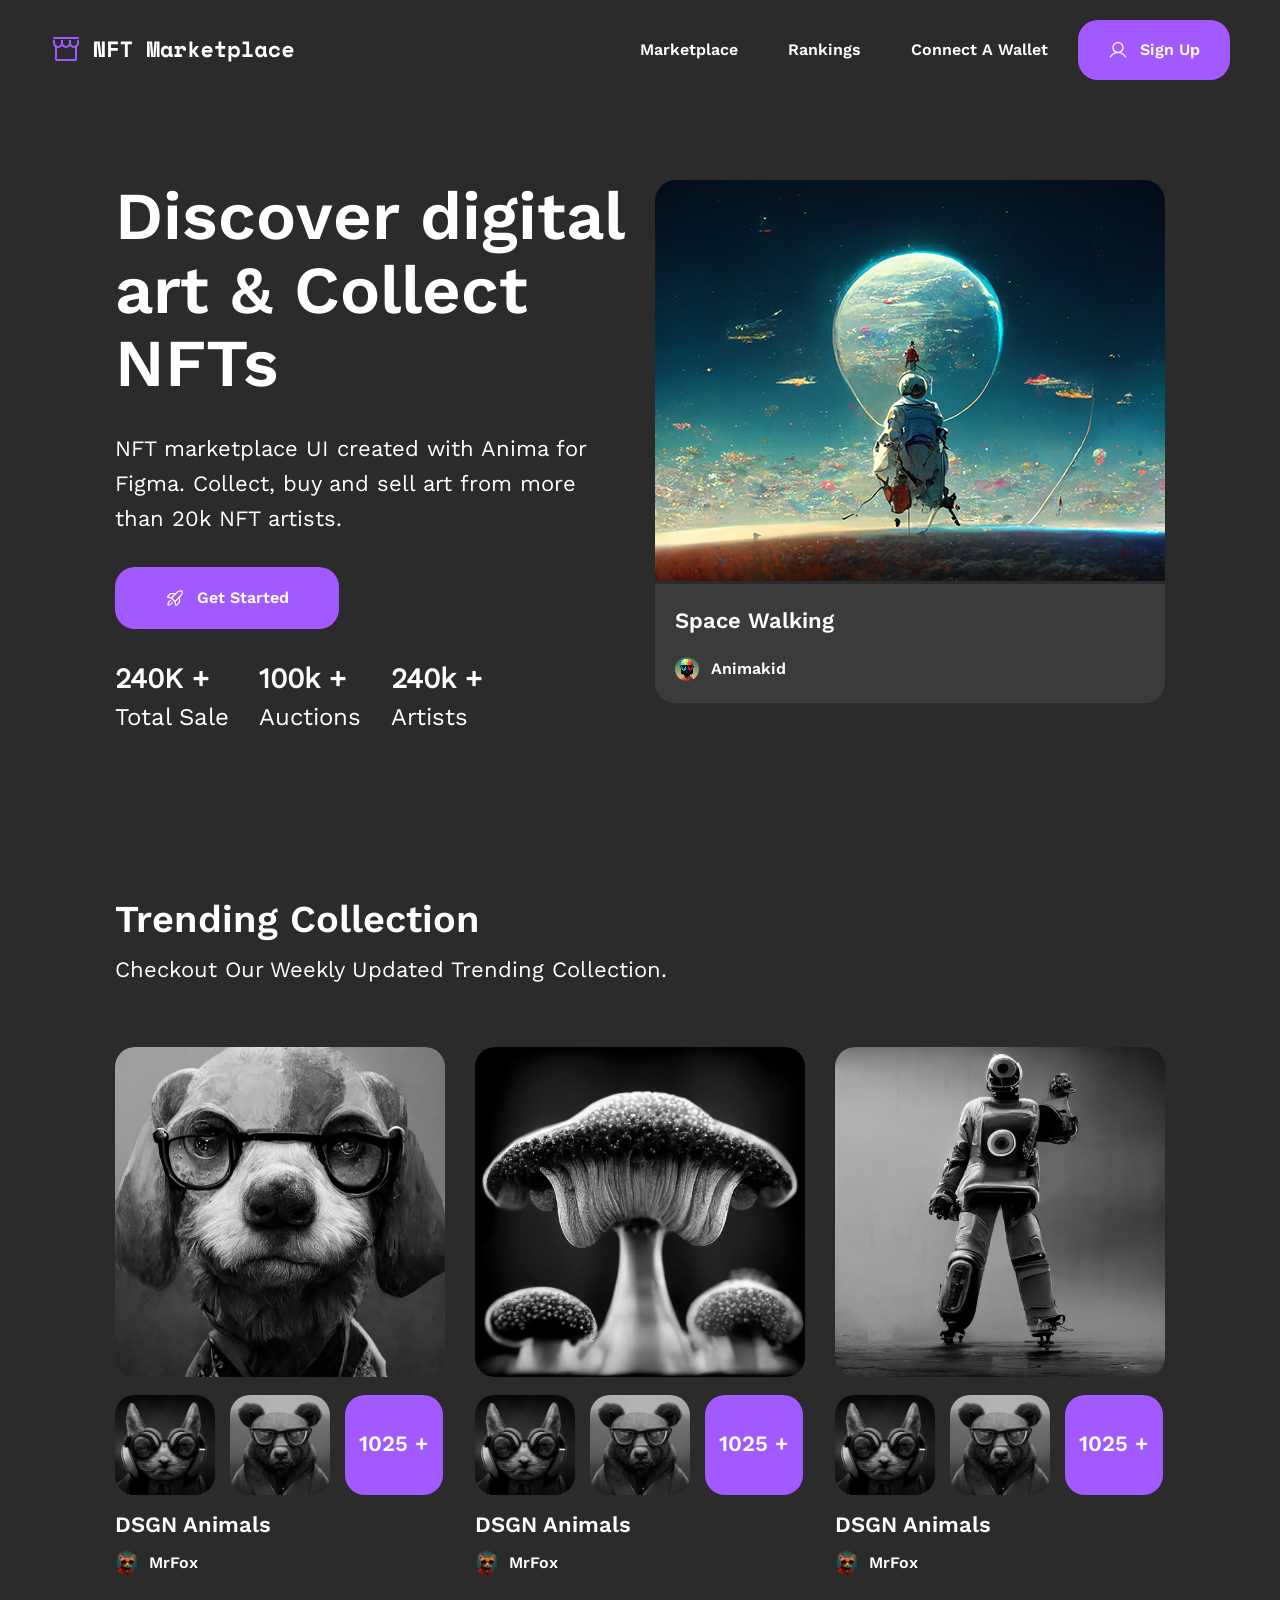
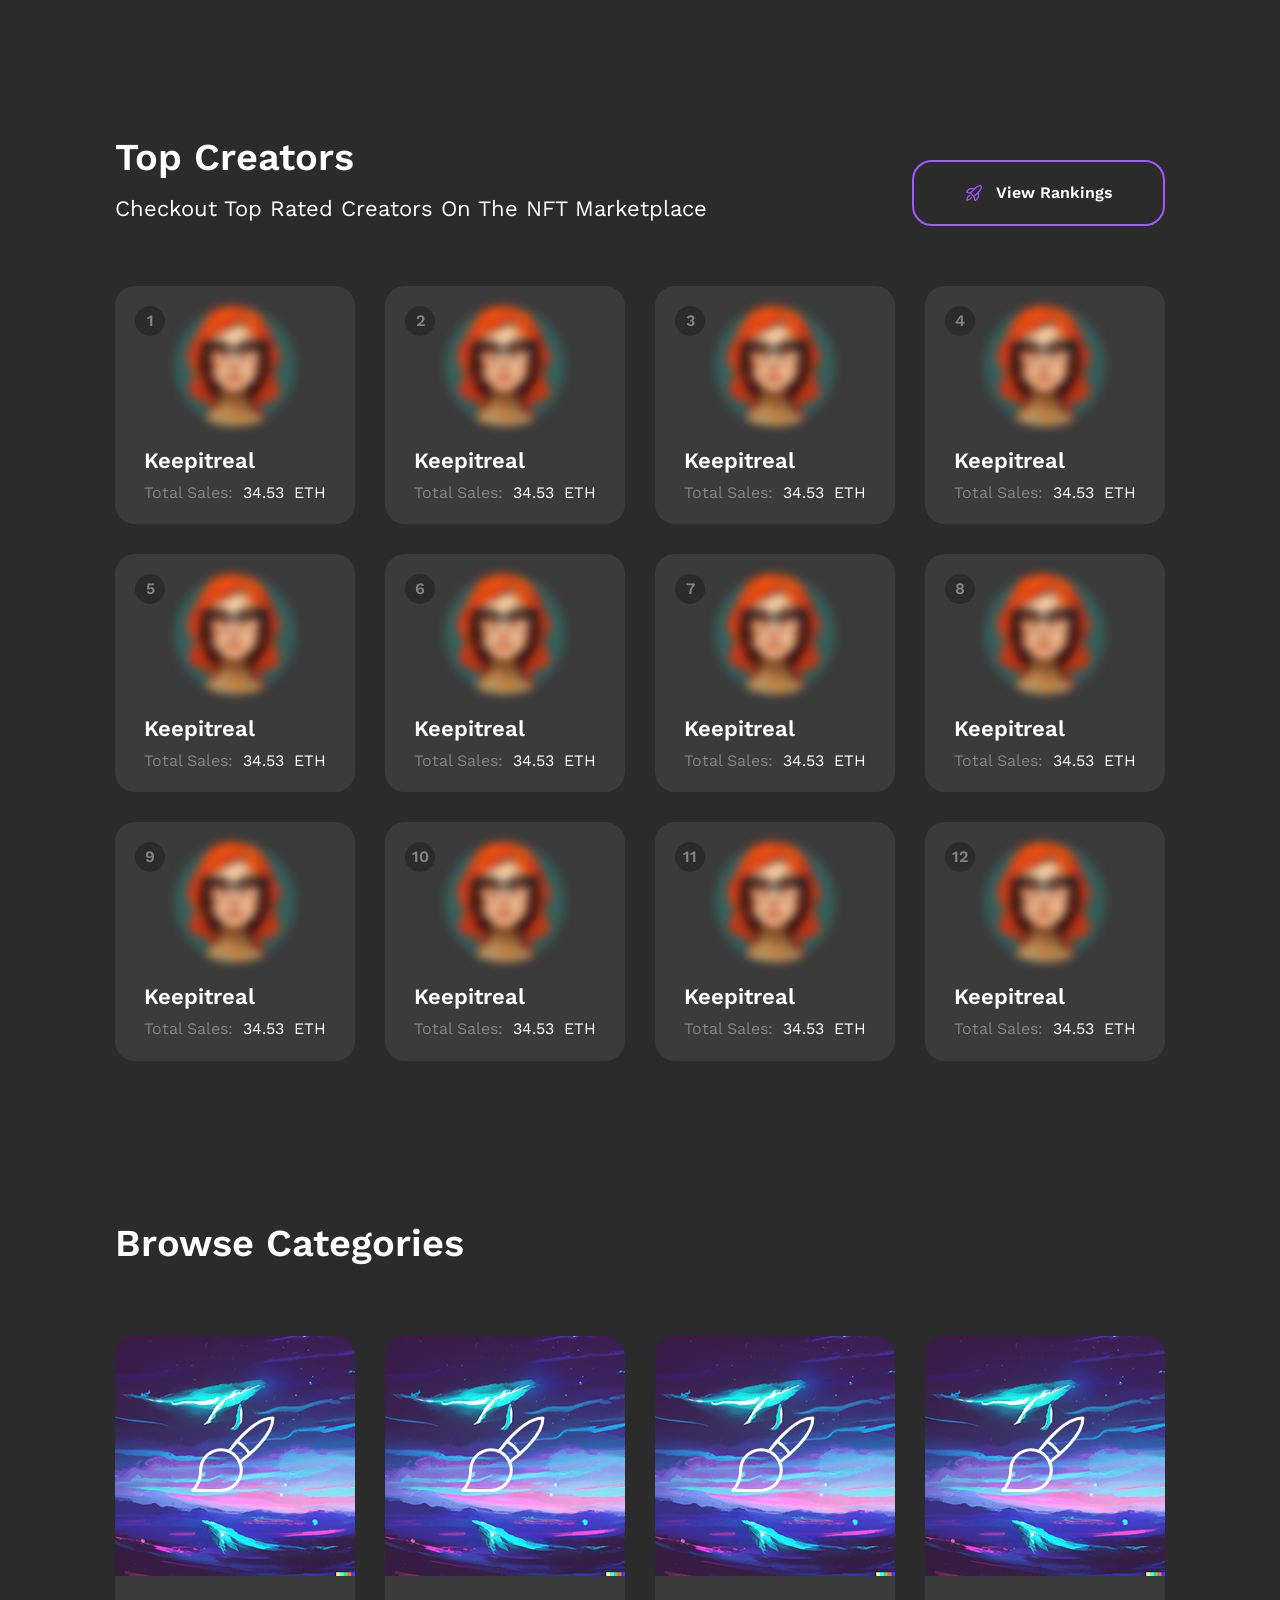
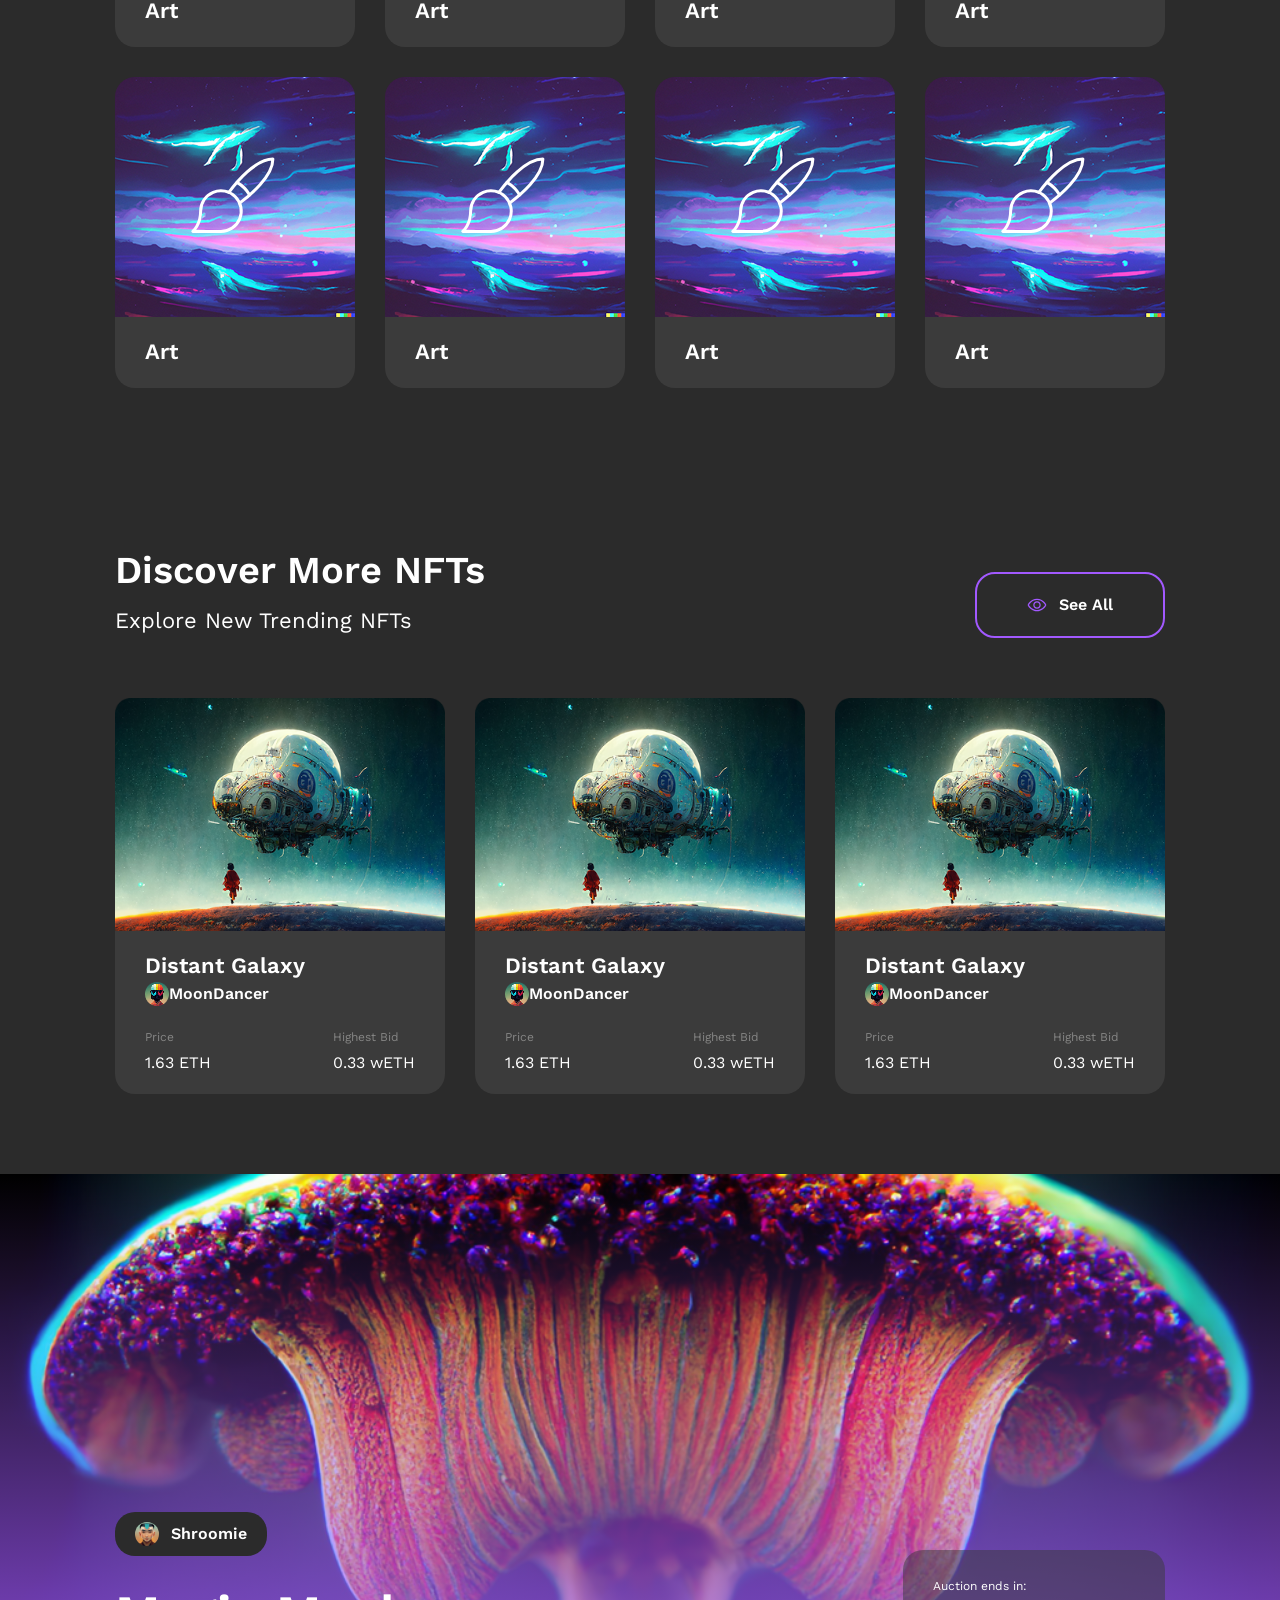
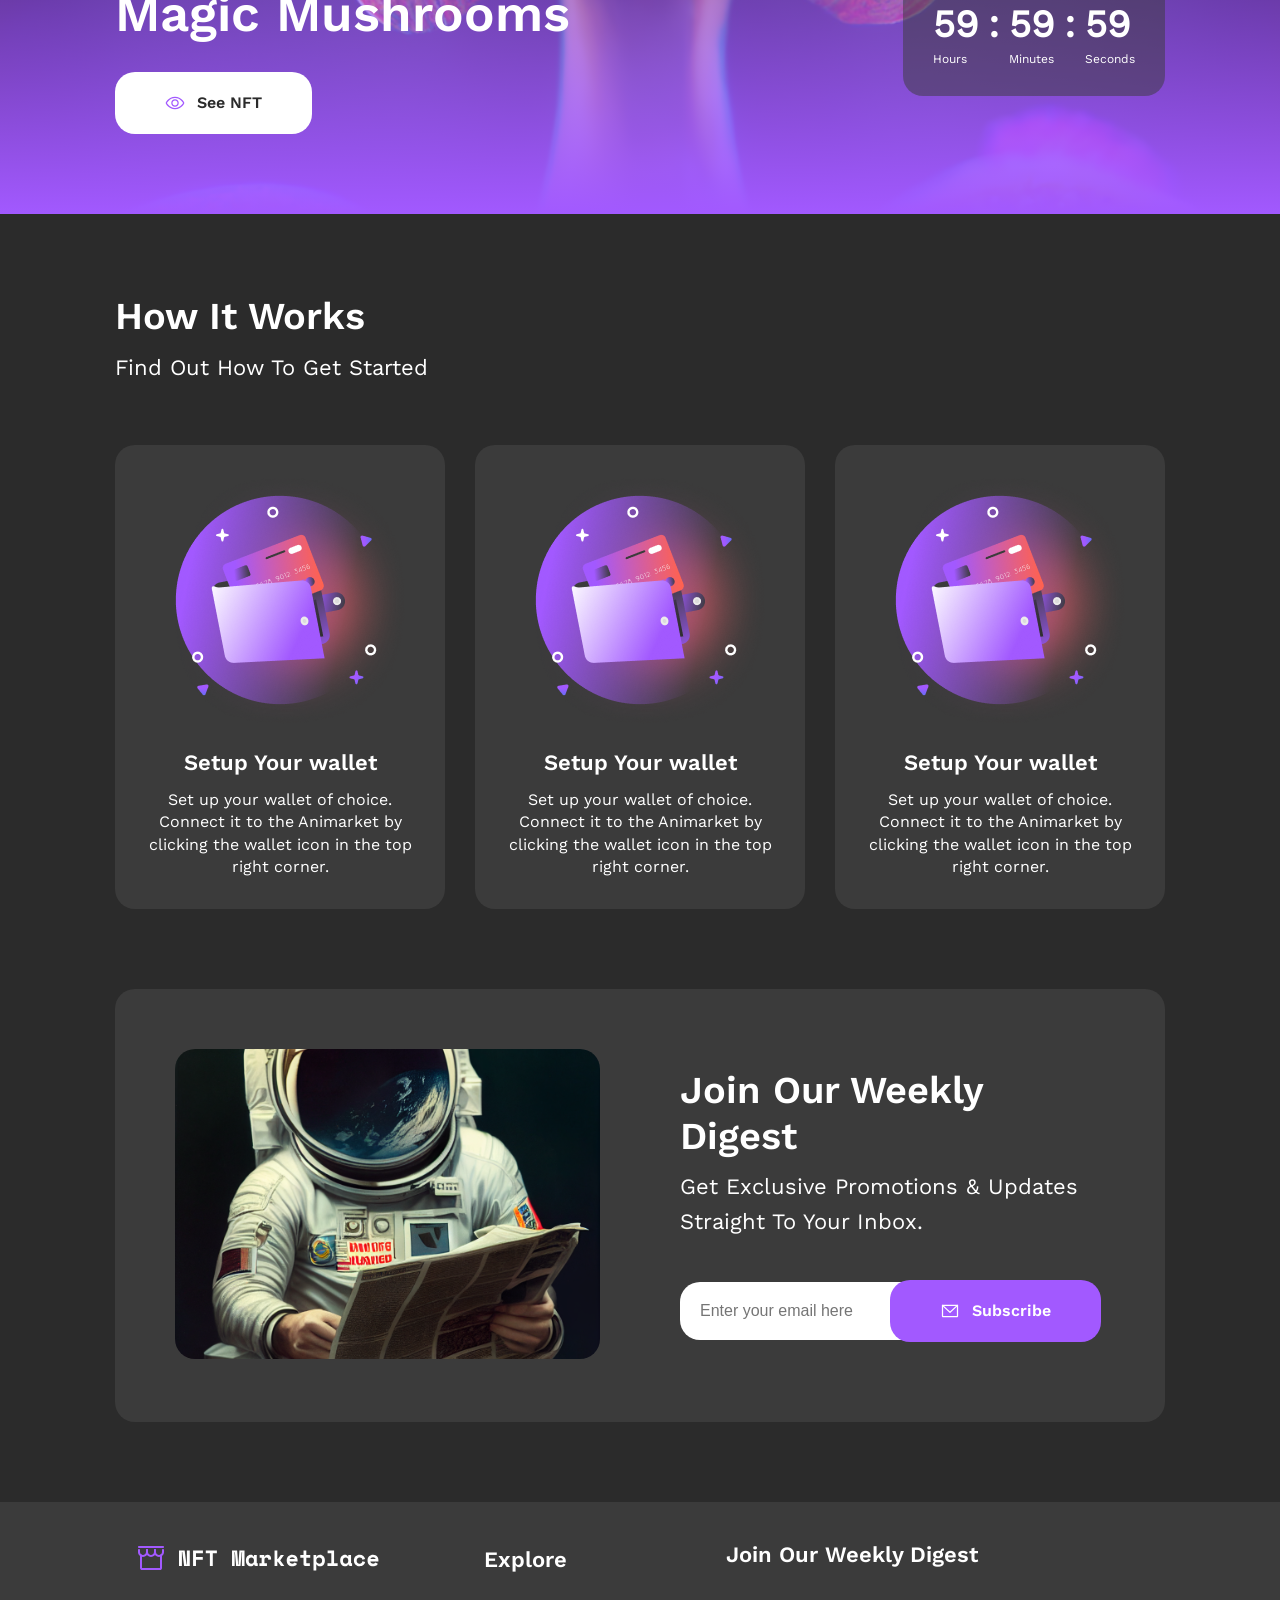
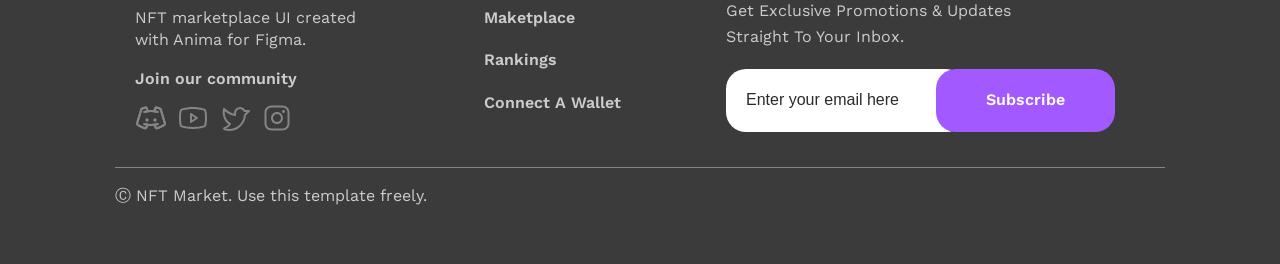
<file: index.html>
<!DOCTYPE html>
<html lang="en">

<head>
    <meta charset="UTF-8">
    <meta name="viewport" content="width=device-width, initial-scale=1.0">
    <title>Nft Marketplace</title>
    <link rel="stylesheet" href="assets/css/reset.css">
    <link rel="stylesheet" href="assets/css/keyframes.css">
    <link rel="stylesheet" href="assets/css/style.css">
</head>

<body page="main-page">
    <header class="d-flex justify-between align-center">

        <a href="index.html" class="logo">
            <svg xmlns="http://www.w3.org/2000/svg" width="244" height="32" viewBox="0 0 244 32" fill="none">
                <path fill-rule="evenodd" clip-rule="evenodd"
                    d="M6 12.4502C6.55228 12.4502 7 12.8979 7 13.4502V26.0002H25V13.4502C25 12.8979 25.4477 12.4502 26 12.4502C26.5523 12.4502 27 12.8979 27 13.4502V26.0002C27 26.5306 26.7893 27.0393 26.4142 27.4144C26.0391 27.7895 25.5304 28.0002 25 28.0002H7C6.46957 28.0002 5.96086 27.7895 5.58579 27.4144C5.21071 27.0393 5 26.5306 5 26.0002V13.4502C5 12.8979 5.44772 12.4502 6 12.4502Z"
                    fill="#A259FF" />
                <path fill-rule="evenodd" clip-rule="evenodd"
                    d="M3 5C3 4.44772 3.44772 4 4 4H28C28.5523 4 29 4.44772 29 5C29 5.55228 28.5523 6 28 6H4C3.44772 6 3 5.55228 3 5Z"
                    fill="#A259FF" />
                <path fill-rule="evenodd" clip-rule="evenodd"
                    d="M4 7C4.55228 7 5 7.44772 5 8V10C5 10.7956 5.31607 11.5587 5.87868 12.1213C6.44129 12.6839 7.20435 13 8 13C8.79565 13 9.55871 12.6839 10.1213 12.1213C10.6839 11.5587 11 10.7956 11 10V8C11 7.44772 11.4477 7 12 7C12.5523 7 13 7.44772 13 8V10C13 11.3261 12.4732 12.5979 11.5355 13.5355C10.5979 14.4732 9.32608 15 8 15C6.67392 15 5.40215 14.4732 4.46447 13.5355C3.52678 12.5979 3 11.3261 3 10V8C3 7.44772 3.44772 7 4 7Z"
                    fill="#A259FF" />
                <path fill-rule="evenodd" clip-rule="evenodd"
                    d="M12 7C12.5523 7 13 7.44772 13 8V10C13 10.7956 13.3161 11.5587 13.8787 12.1213C14.4413 12.6839 15.2044 13 16 13C16.7956 13 17.5587 12.6839 18.1213 12.1213C18.6839 11.5587 19 10.7956 19 10V8C19 7.44772 19.4477 7 20 7C20.5523 7 21 7.44772 21 8V10C21 11.3261 20.4732 12.5979 19.5355 13.5355C18.5979 14.4732 17.3261 15 16 15C14.6739 15 13.4021 14.4732 12.4645 13.5355C11.5268 12.5979 11 11.3261 11 10V8C11 7.44772 11.4477 7 12 7Z"
                    fill="#A259FF" />
                <path fill-rule="evenodd" clip-rule="evenodd"
                    d="M20 7C20.5523 7 21 7.44772 21 8V10C21 10.7956 21.3161 11.5587 21.8787 12.1213C22.4413 12.6839 23.2044 13 24 13C24.7956 13 25.5587 12.6839 26.1213 12.1213C26.6839 11.5587 27 10.7956 27 10V8C27 7.44772 27.4477 7 28 7C28.5523 7 29 7.44772 29 8V10C29 11.3261 28.4732 12.5979 27.5355 13.5355C26.5979 14.4732 25.3261 15 24 15C22.6739 15 21.4021 14.4732 20.4645 13.5355C19.5268 12.5979 19 11.3261 19 10V8C19 7.44772 19.4477 7 20 7Z"
                    fill="#A259FF" />
                <path
                    d="M51.48 22.5476H51.876V8.59961H54.78V23.9996H49.104L47.3 10.0516H46.904V23.9996H44V8.59961H49.676L51.48 22.5476Z"
                    fill="white" />
                <path
                    d="M58.0647 8.59961H67.9207V11.3716H60.9687V14.8916H67.7887V17.6636H60.9687V23.9996H58.0647V8.59961Z"
                    fill="white" />
                <path d="M70.7874 8.59961H81.8754V11.3716H77.7834V23.9996H74.8794V11.3716H70.7874V8.59961Z"
                    fill="white" />
                <path
                    d="M97.0248 8.59961H102.129L103.009 20.1716V22.4156H103.537V20.1716L104.417 8.59961H109.521V23.9996H106.881V13.7036L107.145 10.1836H106.617L105.473 23.9996H101.117L99.9288 10.1836H99.4008L99.6648 13.7036V23.9996H97.0248V8.59961Z"
                    fill="white" />
                <path
                    d="M118.79 22.4156C118.496 23.1049 118.086 23.5963 117.558 23.8896C117.03 24.1683 116.414 24.3076 115.71 24.3076C115.05 24.3076 114.426 24.1829 113.84 23.9336C113.268 23.6843 112.762 23.3176 112.322 22.8336C111.882 22.3496 111.53 21.7629 111.266 21.0736C111.016 20.3843 110.892 19.5996 110.892 18.7196V18.3676C110.892 17.5023 111.016 16.7249 111.266 16.0356C111.515 15.3463 111.852 14.7596 112.278 14.2756C112.703 13.7916 113.194 13.4249 113.752 13.1756C114.324 12.9116 114.932 12.7796 115.578 12.7796C116.355 12.7796 116.978 12.9116 117.448 13.1756C117.932 13.4396 118.313 13.8503 118.592 14.4076H118.988V13.0876H121.76V20.6996C121.76 21.1396 121.958 21.3596 122.354 21.3596H122.772V23.9996H120.88C120.381 23.9996 119.97 23.8529 119.648 23.5596C119.34 23.2663 119.186 22.8849 119.186 22.4156H118.79ZM116.326 21.6676C117.132 21.6676 117.778 21.4036 118.262 20.8756C118.746 20.3329 118.988 19.5996 118.988 18.6756V18.4116C118.988 17.4876 118.746 16.7616 118.262 16.2336C117.778 15.6909 117.132 15.4196 116.326 15.4196C115.519 15.4196 114.874 15.6909 114.39 16.2336C113.906 16.7616 113.664 17.4876 113.664 18.4116V18.6756C113.664 19.5996 113.906 20.3329 114.39 20.8756C114.874 21.4036 115.519 21.6676 116.326 21.6676Z"
                    fill="white" />
                <path
                    d="M124.67 13.0876H129.29V14.6716H129.686C129.892 14.0703 130.236 13.6083 130.72 13.2856C131.219 12.9483 131.813 12.7796 132.502 12.7796C133.588 12.7796 134.46 13.1243 135.12 13.8136C135.78 14.4883 136.11 15.5223 136.11 16.9156V17.3996L133.25 17.6636V17.3556C133.25 16.7543 133.096 16.2776 132.788 15.9256C132.48 15.5589 132.018 15.3756 131.402 15.3756C130.786 15.3756 130.302 15.5883 129.95 16.0136C129.598 16.4389 129.422 17.0476 129.422 17.8396V21.3596H131.93V23.9996H124.406V21.3596H126.65V15.7276H124.67V13.0876Z"
                    fill="white" />
                <path
                    d="M142.321 17.0916H142.849L145.753 13.0876H148.789V13.2196L145.269 18.2136V18.6096L149.141 23.8676V23.9996H145.973L142.849 19.7316H142.321V23.9996H139.549V8.59961H142.321V17.0916Z"
                    fill="white" />
                <path
                    d="M154.582 19.4456C154.596 19.7683 154.67 20.0689 154.802 20.3476C154.948 20.6116 155.139 20.8463 155.374 21.0516C155.623 21.2423 155.902 21.3963 156.21 21.5136C156.532 21.6163 156.87 21.6676 157.222 21.6676C157.911 21.6676 158.439 21.5503 158.806 21.3156C159.172 21.0663 159.436 20.7729 159.598 20.4356L161.974 21.7556C161.842 22.0343 161.658 22.3276 161.424 22.6356C161.189 22.9289 160.881 23.2003 160.5 23.4496C160.133 23.6989 159.678 23.9043 159.136 24.0656C158.608 24.2269 157.984 24.3076 157.266 24.3076C156.444 24.3076 155.696 24.1756 155.022 23.9116C154.347 23.6476 153.76 23.2663 153.262 22.7676C152.778 22.2689 152.396 21.6603 152.118 20.9416C151.854 20.2229 151.722 19.4089 151.722 18.4996V18.3676C151.722 17.5316 151.861 16.7689 152.14 16.0796C152.433 15.3903 152.829 14.8036 153.328 14.3196C153.826 13.8356 154.406 13.4616 155.066 13.1976C155.74 12.9189 156.459 12.7796 157.222 12.7796C158.16 12.7796 158.967 12.9483 159.642 13.2856C160.316 13.6083 160.874 14.0263 161.314 14.5396C161.754 15.0383 162.076 15.5956 162.282 16.2116C162.487 16.8129 162.59 17.3996 162.59 17.9716V19.4456H154.582ZM157.2 15.2876C156.496 15.2876 155.924 15.4709 155.484 15.8376C155.044 16.1896 154.758 16.6003 154.626 17.0696H159.774C159.686 16.5563 159.407 16.1309 158.938 15.7936C158.483 15.4563 157.904 15.2876 157.2 15.2876Z"
                    fill="white" />
                <path
                    d="M165.302 13.0876H168.536V8.59961H171.308V13.0876H175.246V15.7276H171.308V20.6996C171.308 21.1396 171.506 21.3596 171.902 21.3596H174.85V23.9996H170.23C169.732 23.9996 169.321 23.8383 168.998 23.5156C168.69 23.1929 168.536 22.7823 168.536 22.2836V15.7276H165.302V13.0876Z"
                    fill="white" />
                <path
                    d="M181.281 28.3996H178.509V13.0876H181.281V14.6716H181.677C181.97 14.0703 182.396 13.6083 182.953 13.2856C183.51 12.9483 184.222 12.7796 185.087 12.7796C185.732 12.7796 186.341 12.9043 186.913 13.1536C187.5 13.4029 188.006 13.7696 188.431 14.2536C188.871 14.7229 189.216 15.3023 189.465 15.9916C189.729 16.6809 189.861 17.4656 189.861 18.3456V18.7416C189.861 19.6363 189.736 20.4283 189.487 21.1176C189.238 21.8069 188.9 22.3936 188.475 22.8776C188.05 23.3469 187.544 23.7063 186.957 23.9556C186.385 24.1903 185.762 24.3076 185.087 24.3076C184.588 24.3076 184.156 24.2563 183.789 24.1536C183.422 24.0509 183.1 23.9116 182.821 23.7356C182.557 23.5596 182.33 23.3616 182.139 23.1416C181.963 22.9069 181.809 22.6649 181.677 22.4156H181.281V28.3996ZM184.185 21.6676C185.05 21.6676 185.747 21.4036 186.275 20.8756C186.818 20.3329 187.089 19.5996 187.089 18.6756V18.4116C187.089 17.4876 186.818 16.7616 186.275 16.2336C185.747 15.6909 185.05 15.4196 184.185 15.4196C183.32 15.4196 182.616 15.6983 182.073 16.2556C181.545 16.7983 181.281 17.5169 181.281 18.4116V18.6756C181.281 19.5703 181.545 20.2963 182.073 20.8536C182.616 21.3963 183.32 21.6676 184.185 21.6676Z"
                    fill="white" />
                <path
                    d="M192.486 21.3596H196.314V11.2396H192.618V8.59961H199.086V21.3596H202.65V23.9996H192.486V21.3596Z"
                    fill="white" />
                <path
                    d="M213.084 22.4156C212.791 23.1049 212.38 23.5963 211.852 23.8896C211.324 24.1683 210.708 24.3076 210.004 24.3076C209.344 24.3076 208.721 24.1829 208.134 23.9336C207.562 23.6843 207.056 23.3176 206.616 22.8336C206.176 22.3496 205.824 21.7629 205.56 21.0736C205.311 20.3843 205.186 19.5996 205.186 18.7196V18.3676C205.186 17.5023 205.311 16.7249 205.56 16.0356C205.81 15.3463 206.147 14.7596 206.572 14.2756C206.998 13.7916 207.489 13.4249 208.046 13.1756C208.618 12.9116 209.227 12.7796 209.872 12.7796C210.65 12.7796 211.273 12.9116 211.742 13.1756C212.226 13.4396 212.608 13.8503 212.886 14.4076H213.282V13.0876H216.054V20.6996C216.054 21.1396 216.252 21.3596 216.648 21.3596H217.066V23.9996H215.174C214.676 23.9996 214.265 23.8529 213.942 23.5596C213.634 23.2663 213.48 22.8849 213.48 22.4156H213.084ZM210.62 21.6676C211.427 21.6676 212.072 21.4036 212.556 20.8756C213.04 20.3329 213.282 19.5996 213.282 18.6756V18.4116C213.282 17.4876 213.04 16.7616 212.556 16.2336C212.072 15.6909 211.427 15.4196 210.62 15.4196C209.814 15.4196 209.168 15.6909 208.684 16.2336C208.2 16.7616 207.958 17.4876 207.958 18.4116V18.6756C207.958 19.5996 208.2 20.3329 208.684 20.8756C209.168 21.4036 209.814 21.6676 210.62 21.6676Z"
                    fill="white" />
                <path
                    d="M230.141 19.9956C229.892 21.2863 229.298 22.3276 228.359 23.1196C227.435 23.9116 226.196 24.3076 224.641 24.3076C223.834 24.3076 223.079 24.1829 222.375 23.9336C221.686 23.6843 221.084 23.3249 220.571 22.8556C220.058 22.3863 219.654 21.8069 219.361 21.1176C219.068 20.4283 218.921 19.6436 218.921 18.7636V18.4996C218.921 17.6196 219.068 16.8276 219.361 16.1236C219.654 15.4196 220.058 14.8183 220.571 14.3196C221.099 13.8209 221.708 13.4396 222.397 13.1756C223.101 12.9116 223.849 12.7796 224.641 12.7796C226.166 12.7796 227.398 13.1756 228.337 13.9676C229.29 14.7596 229.892 15.8009 230.141 17.0916L227.413 17.7956C227.325 17.1503 227.046 16.5929 226.577 16.1236C226.108 15.6543 225.448 15.4196 224.597 15.4196C224.201 15.4196 223.827 15.4929 223.475 15.6396C223.123 15.7863 222.815 15.9989 222.551 16.2776C222.287 16.5416 222.074 16.8716 221.913 17.2676C221.766 17.6489 221.693 18.0816 221.693 18.5656V18.6976C221.693 19.1816 221.766 19.6143 221.913 19.9956C222.074 20.3623 222.287 20.6703 222.551 20.9196C222.815 21.1689 223.123 21.3596 223.475 21.4916C223.827 21.6089 224.201 21.6676 224.597 21.6676C225.448 21.6676 226.093 21.4549 226.533 21.0296C226.988 20.6043 227.281 20.0323 227.413 19.3136L230.141 19.9956Z"
                    fill="white" />
                <path
                    d="M235.406 19.4456C235.421 19.7683 235.494 20.0689 235.626 20.3476C235.773 20.6116 235.963 20.8463 236.198 21.0516C236.447 21.2423 236.726 21.3963 237.034 21.5136C237.357 21.6163 237.694 21.6676 238.046 21.6676C238.735 21.6676 239.263 21.5503 239.63 21.3156C239.997 21.0663 240.261 20.7729 240.422 20.4356L242.798 21.7556C242.666 22.0343 242.483 22.3276 242.248 22.6356C242.013 22.9289 241.705 23.2003 241.324 23.4496C240.957 23.6989 240.503 23.9043 239.96 24.0656C239.432 24.2269 238.809 24.3076 238.09 24.3076C237.269 24.3076 236.521 24.1756 235.846 23.9116C235.171 23.6476 234.585 23.2663 234.086 22.7676C233.602 22.2689 233.221 21.6603 232.942 20.9416C232.678 20.2229 232.546 19.4089 232.546 18.4996V18.3676C232.546 17.5316 232.685 16.7689 232.964 16.0796C233.257 15.3903 233.653 14.8036 234.152 14.3196C234.651 13.8356 235.23 13.4616 235.89 13.1976C236.565 12.9189 237.283 12.7796 238.046 12.7796C238.985 12.7796 239.791 12.9483 240.466 13.2856C241.141 13.6083 241.698 14.0263 242.138 14.5396C242.578 15.0383 242.901 15.5956 243.106 16.2116C243.311 16.8129 243.414 17.3996 243.414 17.9716V19.4456H235.406ZM238.024 15.2876C237.32 15.2876 236.748 15.4709 236.308 15.8376C235.868 16.1896 235.582 16.6003 235.45 17.0696H240.598C240.51 16.5563 240.231 16.1309 239.762 15.7936C239.307 15.4563 238.728 15.2876 238.024 15.2876Z"
                    fill="white" />
            </svg>
        </a>
        <nav class="main-navigation">
            <ul class="d-flex align-center">
                <li>
                    <a href="">marketplace</a>
                </li>
                <li>
                    <a href="">rankings</a>
                </li>
                <li>
                    <a href="">connect a wallet</a>
                </li>
                <li>
                    <a class="btn nav d-flex align-center bg-cta" href="sign-up.html">
                        <img src="assets/images/icons/user.svg" alt="user icon">
                        sign up
                    </a>
                </li>
            </ul>
            <div class="burger">
                <svg xmlns="http://www.w3.org/2000/svg" width="24" height="24" viewBox="0 0 24 24" fill="none">
                    <path
                        d="M3 12C3 11.5858 3.33579 11.25 3.75 11.25H20.25C20.6642 11.25 21 11.5858 21 12C21 12.4142 20.6642 12.75 20.25 12.75H3.75C3.33579 12.75 3 12.4142 3 12Z"
                        fill-rule="evenodd" clip-rule="evenodd" fill="white" />
                    <path
                        d="M3 6C3 5.58579 3.33579 5.25 3.75 5.25H15C15.4142 5.25 15.75 5.58579 15.75 6C15.75 6.41421 15.4142 6.75 15 6.75H3.75C3.33579 6.75 3 6.41421 3 6Z"
                        fill-rule="evenodd" clip-rule="evenodd" fill="white" />
                    <path
                        d="M3 18C3 17.5858 3.33579 17.25 3.75 17.25H15C15.4142 17.25 15.75 17.5858 15.75 18C15.75 18.4142 15.4142 18.75 15 18.75H3.75C3.33579 18.75 3 18.4142 3 18Z"
                        fill-rule="evenodd" clip-rule="evenodd" fill="white" />
                </svg>
            </div>
        </nav>
    </header>
    <main>

        <div class="container">
            <section class="hero">
                <div class="d-flex gap-30 wrap">
                    <div class="content">
                        <h1>Discover digital art & Collect NFTs</h1>
                        <p class="lh-160">NFT marketplace UI created with Anima for Figma. Collect, buy and sell art
                            from more than 20k NFT artists.</p>
                        <a href="" class="btn secondary bg-cta i-flex align-center capitalize lh-140">
                            <img src="assets/images/icons/rocket-launch.svg" alt="rocket launch icon">

                            get started
                        </a>

                        <ul class="statistics-wrapper gap-30 d-flex">
                            <li>
                                <p class="bold-700 lh-140">240K +</p>
                                <p class="capitalize lh-160">Total sale</p>
                            </li>
                            <li>
                                <p class="bold-700 lh-140">100k +</p>
                                <p class="capitalize lh-160">Auctions</p>
                            </li>
                            <li>
                                <p class="bold-700 lh-140">240k +</p>
                                <p class="capitalize lh-160">Artists</p>
                            </li>
                        </ul>
                    </div>
                    <div class="preview">
                        <img src="assets/images/aimakid-space-walking.png" alt="space walking art by anima kid">
                        <div class="inner">
                            <h3 class="capitalize">space walking</h3>
                            <div class="d-flex align-center author-wrapper">
                                <img src="assets/images/avatar-animakid.png" alt="animakid avatar">
                                <h4 class="capitalize">animakid</h4>
                            </div>
                        </div>
                    </div>
                </div>
            </section>
            <section class="trending-collections">
                <header>
                    <div>
                        <h2 class="bold-600 lh-120 capitalize">Trending Collection</h2>
                        <p class="lh-160 capitalize">Checkout our weekly updated trending collection.</p>
                    </div>
                </header>
                <div class="wrapper d-flex gap-30 wrap">
                    <article class="card">
                        <div class="preview">
                            <img src="assets/images/dsgn-animals-preview.webp" alt="NFT dog">
                            <div class="thumbnails d-flex">

                                <img src="assets/images/dsgn-animals-thumbnail-cat.webp" alt="NFT cat">
                                <img src="assets/images/dsgn-animals-thumbnail-bear.webp" alt="NFT bear">
                                <a href="#" class="bold-700 lh-160" title="See Other NFT's">1025 +</a>

                            </div>
                        </div>
                        <div class="footer">
                            <h3 class="bold-600 lh-140">DSGN Animals</h3>
                            <div class="author-wrapper d-flex align-center">
                                <img src="assets/images/avatar-mrfox.webp" alt="MRfox avatar">
                                <h4 class="lh-140">MrFox</h4>
                            </div>
                        </div>


                    </article>
                    <article class="card">
                        <div class="preview">
                            <img src="assets/images/magic-mushrooms-cover.webp" alt="NFT mushroom">
                            <div class="thumbnails d-flex">

                                <img src="assets/images/dsgn-animals-thumbnail-cat.webp" alt="NFT cat">
                                <img src="assets/images/dsgn-animals-thumbnail-bear.webp" alt="NFT bear">
                                <a href="#" class="bold-700 lh-160" title="See Other NFT's">1025 +</a>

                            </div>
                        </div>
                        <div class="footer">
                            <h3 class="bold-600 lh-140">DSGN Animals</h3>
                            <div class="author-wrapper d-flex align-center">
                                <img src="assets/images/avatar-mrfox.webp" alt="MRfox avatar">
                                <h4 class="lh-140">MrFox</h4>
                            </div>
                        </div>


                    </article>
                    <article class="card">
                        <div class="preview">
                            <img src="assets/images/e21bd708ab5a825e0fedd4f1daf3d715bf9577ae.webp" alt="NFT spaceguy">
                            <div class="thumbnails d-flex">

                                <img src="assets/images/dsgn-animals-thumbnail-cat.webp" alt="NFT cat">
                                <img src="assets/images/dsgn-animals-thumbnail-bear.webp" alt="NFT bear">
                                <a href="#" class="bold-700 lh-160" title="See Other NFT's">1025 +</a>

                            </div>
                        </div>
                        <div class="footer">
                            <h3 class="bold-600 lh-140">DSGN Animals</h3>
                            <div class="author-wrapper d-flex align-center">
                                <img src="assets/images/avatar-mrfox.webp" alt="MRfox avatar">
                                <h4 class="lh-140">MrFox</h4>
                            </div>
                        </div>


                    </article>
                </div>
            </section>
            <section class="top-creators">
                <header class="d-flex justify-between">
                    <div>
                        <h2 class="bold-600 lh-120 capitalize">top creators</h2>
                        <p class="lh-160 capitalize">Checkout Top Rated Creators on the NFT Marketplace</p>
                    </div>
                    <a href="#"
                        class="btn secondary bg-transparent border-cta d-flex capitalize align-center lh-140 bold-600">
                        <img src="assets/images/icons/rocket-launch-purple.svg" alt="rocket icon">
                        view rankings
                    </a>
                </header>
                <div class="wrapper d-flex gap-30 justify-between align-center wrap">
                    <a href="artist-page.html">
                        <article class="author-card d-flex d-column align-center">
                            <span class="order lh-140 d-flex justify-center align-center">1 </span>
                            <img src="assets/images/avatar-keepitreal.png" alt="keepitreal avatar">
                            <div>
                                <h3 class="bold-600 lh-140">Keepitreal</h3>
                                <div class="d-flex align-center lh-140">
                                    <p>Total Sales:</p>
                                    <p><span>34.53</span>ETH</p>
                                </div>
                            </div>
                        </article>
                    </a>
                    <a href="artist-page.html">
                        <article class="author-card d-flex d-column align-center">
                            <span class="order lh-140 d-flex justify-center align-center">2 </span>
                            <img src="assets/images/avatar-keepitreal.png" alt="keepitreal avatar">
                            <div>
                                <h3 class="bold-600 lh-140">Keepitreal</h3>
                                <div class="d-flex align-center lh-140">
                                    <p>Total Sales:</p>
                                    <p><span>34.53</span>ETH</p>
                                </div>
                            </div>
                        </article>
                    </a>
                    <a href="artist-page.html">
                        <article class="author-card d-flex d-column align-center">
                            <span class="order lh-140 d-flex justify-center align-center">3 </span>
                            <img src="assets/images/avatar-keepitreal.png" alt="keepitreal avatar">
                            <div>
                                <h3 class="bold-600 lh-140">Keepitreal</h3>
                                <div class="d-flex align-center lh-140">
                                    <p>Total Sales:</p>
                                    <p><span>34.53</span>ETH</p>
                                </div>
                            </div>
                        </article>
                    </a>
                    <a href="artist-page.html">
                        <article class="author-card d-flex d-column align-center">
                            <span class="order lh-140 d-flex justify-center align-center">4 </span>
                            <img src="assets/images/avatar-keepitreal.png" alt="keepitreal avatar">
                            <div>
                                <h3 class="bold-600 lh-140">Keepitreal</h3>
                                <div class="d-flex align-center lh-140">
                                    <p>Total Sales:</p>
                                    <p><span>34.53</span>ETH</p>
                                </div>
                            </div>
                        </article>
                    </a>
                    <a href="artist-page.html">
                        <article class="author-card d-flex d-column align-center">
                            <span class="order lh-140 d-flex justify-center align-center">5 </span>
                            <img src="assets/images/avatar-keepitreal.png" alt="keepitreal avatar">
                            <div>
                                <h3 class="bold-600 lh-140">Keepitreal</h3>
                                <div class="d-flex align-center lh-140">
                                    <p>Total Sales:</p>
                                    <p><span>34.53</span>ETH</p>
                                </div>
                            </div>
                        </article>
                    </a>
                    <a href="artist-page.html">
                        <article class="author-card d-flex d-column align-center">
                            <span class="order lh-140 d-flex justify-center align-center">6 </span>
                            <img src="assets/images/avatar-keepitreal.png" alt="keepitreal avatar">
                            <div>
                                <h3 class="bold-600 lh-140">Keepitreal</h3>
                                <div class="d-flex align-center lh-140">
                                    <p>Total Sales:</p>
                                    <p><span>34.53</span>ETH</p>
                                </div>
                            </div>
                        </article>
                    </a>
                    <a href="artist-page.html">
                        <article class="author-card d-flex d-column align-center">
                            <span class="order lh-140 d-flex justify-center align-center">7 </span>
                            <img src="assets/images/avatar-keepitreal.png" alt="keepitreal avatar">
                            <div>
                                <h3 class="bold-600 lh-140">Keepitreal</h3>
                                <div class="d-flex align-center lh-140">
                                    <p>Total Sales:</p>
                                    <p><span>34.53</span>ETH</p>
                                </div>
                            </div>
                        </article>
                    </a>
                    <a href="artist-page.html">
                        <article class="author-card d-flex d-column align-center">
                            <span class="order lh-140 d-flex justify-center align-center">8 </span>
                            <img src="assets/images/avatar-keepitreal.png" alt="keepitreal avatar">
                            <div>
                                <h3 class="bold-600 lh-140">Keepitreal</h3>
                                <div class="d-flex align-center lh-140">
                                    <p>Total Sales:</p>
                                    <p><span>34.53</span>ETH</p>
                                </div>
                            </div>
                        </article>
                    </a>
                    <a href="artist-page.html">
                        <article class="author-card d-flex d-column align-center">
                            <span class="order lh-140 d-flex justify-center align-center">9 </span>
                            <img src="assets/images/avatar-keepitreal.png" alt="keepitreal avatar">
                            <div>
                                <h3 class="bold-600 lh-140">Keepitreal</h3>
                                <div class="d-flex align-center lh-140">
                                    <p>Total Sales:</p>
                                    <p><span>34.53</span>ETH</p>
                                </div>
                            </div>
                        </article>
                    </a>
                    <a href="artist-page.html">
                        <article class="author-card d-flex d-column align-center">
                            <span class="order lh-140 d-flex justify-center align-center">10 </span>
                            <img src="assets/images/avatar-keepitreal.png" alt="keepitreal avatar">
                            <div>
                                <h3 class="bold-600 lh-140">Keepitreal</h3>
                                <div class="d-flex align-center lh-140">
                                    <p>Total Sales:</p>
                                    <p><span>34.53</span>ETH</p>
                                </div>
                            </div>
                        </article>
                    </a>
                    <a href="artist-page.html">
                        <article class="author-card d-flex d-column align-center">
                            <span class="order lh-140 d-flex justify-center align-center">11 </span>
                            <img src="assets/images/avatar-keepitreal.png" alt="keepitreal avatar">
                            <div>
                                <h3 class="bold-600 lh-140">Keepitreal</h3>
                                <div class="d-flex align-center lh-140">
                                    <p>Total Sales:</p>
                                    <p><span>34.53</span>ETH</p>
                                </div>
                            </div>
                        </article>
                    </a>
                    <a href="artist-page.html">
                        <article class="author-card d-flex d-column align-center">
                            <span class="order lh-140 d-flex justify-center align-center">12 </span>
                            <img src="assets/images/avatar-keepitreal.png" alt="keepitreal avatar">
                            <div>
                                <h3 class="bold-600 lh-140">Keepitreal</h3>
                                <div class="d-flex align-center lh-140">
                                    <p>Total Sales:</p>
                                    <p><span>34.53</span>ETH</p>
                                </div>
                            </div>
                        </article>
                    </a>

                </div>

            </section>

            <section class="categories">
                <header class="d-flex justify-between">
                    <div>
                        <h2 class="bold-600 lh-120 capitalize">Browse Categories</h2>
                    </div>
                </header>
                <div class="wrapper d-flex gap-30 justify-between align-center wrap">
                    <a href="#" class="category-card">
                        <div class="preview">
                            <img class="icon" src="./assets/images/icons/paint-brush.svg" alt="Brush icon">
                            <img src="./assets/images/art-bg.png" alt="">

                        </div>
                        <h3 class="lh-140 bold-600 capitalize">art</h3>
                    </a>
                    <a href="#" class="category-card">
                        <div class="preview">
                            <img class="icon" src="./assets/images/icons/paint-brush.svg" alt="Brush icon">
                            <img src="./assets/images/art-bg.png" alt="">

                        </div>
                        <h3 class="lh-140 bold-600 capitalize">art</h3>
                    </a><a href="#" class="category-card">
                        <div class="preview">
                            <img class="icon" src="./assets/images/icons/paint-brush.svg" alt="Brush icon">
                            <img src="./assets/images/art-bg.png" alt="">

                        </div>
                        <h3 class="lh-140 bold-600 capitalize">art</h3>
                    </a><a href="#" class="category-card">
                        <div class="preview">
                            <img class="icon" src="./assets/images/icons/paint-brush.svg" alt="Brush icon">
                            <img src="./assets/images/art-bg.png" alt="">

                        </div>
                        <h3 class="lh-140 bold-600 capitalize">art</h3>
                    </a><a href="#" class="category-card">
                        <div class="preview">
                            <img class="icon" src="./assets/images/icons/paint-brush.svg" alt="Brush icon">
                            <img src="./assets/images/art-bg.png" alt="">

                        </div>
                        <h3 class="lh-140 bold-600 capitalize">art</h3>
                    </a><a href="#" class="category-card">
                        <div class="preview">
                            <img class="icon" src="./assets/images/icons/paint-brush.svg" alt="Brush icon">
                            <img src="./assets/images/art-bg.png" alt="">

                        </div>
                        <h3 class="lh-140 bold-600 capitalize">art</h3>
                    </a><a href="#" class="category-card">
                        <div class="preview">
                            <img class="icon" src="./assets/images/icons/paint-brush.svg" alt="Brush icon">
                            <img src="./assets/images/art-bg.png" alt="">

                        </div>
                        <h3 class="lh-140 bold-600 capitalize">art</h3>
                    </a><a href="#" class="category-card">
                        <div class="preview">
                            <img class="icon" src="./assets/images/icons/paint-brush.svg" alt="Brush icon">
                            <img src="./assets/images/art-bg.png" alt="">

                        </div>
                        <h3 class="lh-140 bold-600 capitalize">art</h3>
                    </a>
                </div>
            </section>
            <section class="discover">
                <header class="d-flex justify-between">
                    <div>
                        <h2 class="bold-600 lh-120 capitalize">Discover More NFTs</h2>
                        <p class="lh-160 capitalize">Explore new trending NFTs</p>
                    </div>
                    <a href="#"
                        class="btn secondary bg-transparent border-cta d-flex capitalize align-center lh-140 bold-600">
                        <img src="assets/images/icons/eye.svg" alt="eye icon">
                        See All
                    </a>
                </header>
                <div class="wrapper d-flex gap-30 justify-between align-center wrap">
                    <article class="nft-card">
                        <div class="preview">
                            <img src="assets/images/distant-galaxy-moondancer.png"
                                alt="distant galaxy art by moondancer">
                        </div>
                        <div class="footer ">
                            <h3 class="lh-140 bold-600">Distant Galaxy</h3>
                            <div class="author-wrapper d-flex align-center">
                                <img src="assets/images/avatar-animakid.png" alt="animakid avatar">
                                <h4 class="lh-140 ">MoonDancer</h4>
                            </div>
                            <div class="price-wrapper d-flex align-center justify-between">
                                <div>
                                    <p>Price</p>
                                    <p class="lh-140">1.63 ETH</p>
                                </div>
                                <div>
                                    <p>Highest Bid</p>
                                    <p class="lh-140">0.33 wETH</p>
                                </div>
                            </div>
                        </div>
                    </article>
                    <article class="nft-card">
                        <div class="preview">
                            <img src="assets/images/distant-galaxy-moondancer.png"
                                alt="distant galaxy art by moondancer">
                        </div>
                        <div class="footer ">
                            <h3 class="lh-140 bold-600">Distant Galaxy</h3>
                            <div class="author-wrapper d-flex align-center">
                                <img src="assets/images/avatar-animakid.png" alt="animakid avatar">
                                <h4 class="lh-140 ">MoonDancer</h4>
                            </div>
                            <div class="price-wrapper d-flex align-center justify-between">
                                <div>
                                    <p>Price</p>
                                    <p class="lh-140">1.63 ETH</p>
                                </div>
                                <div>
                                    <p>Highest Bid</p>
                                    <p class="lh-140">0.33 wETH</p>
                                </div>
                            </div>
                        </div>
                    </article>
                    <article class="nft-card">
                        <div class="preview">
                            <img src="assets/images/distant-galaxy-moondancer.png"
                                alt="distant galaxy art by moondancer">
                        </div>
                        <div class="footer ">
                            <h3 class="lh-140 bold-600">Distant Galaxy</h3>
                            <div class="author-wrapper d-flex align-center">
                                <img src="assets/images/avatar-animakid.png" alt="animakid avatar">
                                <h4 class="lh-140 ">MoonDancer</h4>
                            </div>
                            <div class="price-wrapper d-flex align-center justify-between">
                                <div>
                                    <p>Price</p>
                                    <p class="lh-140">1.63 ETH</p>
                                </div>
                                <div>
                                    <p>Highest Bid</p>
                                    <p class="lh-140">0.33 wETH</p>
                                </div>
                            </div>
                        </div>
                    </article>
                </div>

            </section>
        </div>
        <section class="auction d-flex align-end">
            <div class="container">
                <div class="d-flex align-center justify-between">
                    <div class="content-wrapper">
                        <div class="author-wrapper i-flex align-center">
                            <img src="assets/images/avatar-shroomie.webp" alt="avatar avatar-shroomie">
                            <h3 class="lh-140 ">Shroomie</h3>
                        </div>
                        <h2 class="bold-600 capitalize">magic mushrooms</h2>
                        <a href="#"
                            class="btn secondary lh-140 bold-600 bg-light-300 i-flex capitalize align-center lh-140 bold-600">
                            <img src="assets/images/icons/eye.svg" alt="eye icon">
                            See NFT
                        </a>
                    </div>
                    <div class="countdown-wrapper">
                        <p>Auction ends in: </p>
                        <div class="timer d-flex">
                            <div class="hours">
                                <p class="bold-700 lh-120">59</p>
                                <p class="capitalize lh-110">hours</p>
                            </div>
                            <div class="twodots">
                                <p class="bold-700 lh-120">:</p>
                            </div>
                            <div class="minutes">
                                <p class="bold-700 lh-120">59</p>
                                <p class="capitalize lh-110">minutes</p>
                            </div>
                            <div class="twodots">
                                <p class="bold-700 lh-120">:</p>
                            </div>
                            <div class="seconds">
                                <p class="bold-700 lh-120">59</p>
                                <p class="capitalize lh-110">seconds</p>
                            </div>
                        </div>


                    </div>
                </div>
            </div>
        </section>
        <div class="container">
            <section class="how-it-works">
                <header class="d-flex justify-between">
                    <div>
                        <h2 class="bold-600 lh-120 capitalize">How it works</h2>
                        <p class="lh-160 capitalize">find out how to get started</p>
                    </div>


                </header>
                <div class="wrapper d-flex gap-30 justify-between align-center wrap">
                    <article>
                        <img src="assets/images/set-up-wallet-ilustation.png" alt="set-up-wallet-ilustation">
                        <h3 class="lh-140 bold-600">
                            Setup Your wallet
                        </h3>
                        <p class="lh-140">
                            Set up your wallet of choice. Connect it to the Animarket by clicking the wallet icon in the
                            top right corner.
                        </p>
                    </article>
                    <article>
                        <img src="assets/images/set-up-wallet-ilustation.png" alt="set-up-wallet-ilustation">
                        <h3 class="lh-140 bold-600">
                            Setup Your wallet
                        </h3>
                        <p class="lh-140">
                            Set up your wallet of choice. Connect it to the Animarket by clicking the wallet icon in the
                            top right corner.
                        </p>
                    </article>
                    <article>
                        <img src="assets/images/set-up-wallet-ilustation.png" alt="set-up-wallet-ilustation">
                        <h3 class="lh-140 bold-600">
                            Setup Your wallet
                        </h3>
                        <p class="lh-140">
                            Set up your wallet of choice. Connect it to the Animarket by clicking the wallet icon in the
                            top right corner.
                        </p>
                    </article>
                </div>
            </section>
            <section class="join-digest d-flex align-center">
                <picture>
                    <!-- Mobile: tall portrait crop -->
                    <source media="(max-width: 600px)" srcset="assets/images/astronaut-mobile.png">
                    <!-- Tablet: square crop -->
                    <source media="(max-width: 935px)" srcset="assets/images/astronaut-tablet.png">
                    <!-- Desktop: full landscape -->
                    <img src="assets/images/astronaut.svg" alt="astronaut picture" width="" height="">
                </picture>
                <div class="content">
                    <h2 class="bold-600 lh-120 capitalize">Join our weekly digest</h2>
                    <p class="lh-160 capitalize">Get exclusive promotions & updates straight to your inbox.</p>
                    <form class="d-flex align-center">
                        <input type="email" placeholder="Enter your email here">
                        <a href="" class="btn secondary bg-cta i-flex align-center capitalize lh-140">
                            <img src="assets/images/icons/email.svg" alt="email">
                            Subscribe
                        </a>
                    </form>
                </div>
            </section>
        </div>
    </main>
    <footer>
        <div class="container">
            <div class="wrapper d-flex justify-between">
                <div>
                    <a href="index.html" class="logo d-block">
                        <svg xmlns="http://www.w3.org/2000/svg" width="244" height="32" viewBox="0 0 244 32"
                            fill="none">
                            <path fill-rule="evenodd" clip-rule="evenodd"
                                d="M6 12.4502C6.55228 12.4502 7 12.8979 7 13.4502V26.0002H25V13.4502C25 12.8979 25.4477 12.4502 26 12.4502C26.5523 12.4502 27 12.8979 27 13.4502V26.0002C27 26.5306 26.7893 27.0393 26.4142 27.4144C26.0391 27.7895 25.5304 28.0002 25 28.0002H7C6.46957 28.0002 5.96086 27.7895 5.58579 27.4144C5.21071 27.0393 5 26.5306 5 26.0002V13.4502C5 12.8979 5.44772 12.4502 6 12.4502Z"
                                fill="#A259FF" />
                            <path fill-rule="evenodd" clip-rule="evenodd"
                                d="M3 5C3 4.44772 3.44772 4 4 4H28C28.5523 4 29 4.44772 29 5C29 5.55228 28.5523 6 28 6H4C3.44772 6 3 5.55228 3 5Z"
                                fill="#A259FF" />
                            <path fill-rule="evenodd" clip-rule="evenodd"
                                d="M4 7C4.55228 7 5 7.44772 5 8V10C5 10.7956 5.31607 11.5587 5.87868 12.1213C6.44129 12.6839 7.20435 13 8 13C8.79565 13 9.55871 12.6839 10.1213 12.1213C10.6839 11.5587 11 10.7956 11 10V8C11 7.44772 11.4477 7 12 7C12.5523 7 13 7.44772 13 8V10C13 11.3261 12.4732 12.5979 11.5355 13.5355C10.5979 14.4732 9.32608 15 8 15C6.67392 15 5.40215 14.4732 4.46447 13.5355C3.52678 12.5979 3 11.3261 3 10V8C3 7.44772 3.44772 7 4 7Z"
                                fill="#A259FF" />
                            <path fill-rule="evenodd" clip-rule="evenodd"
                                d="M12 7C12.5523 7 13 7.44772 13 8V10C13 10.7956 13.3161 11.5587 13.8787 12.1213C14.4413 12.6839 15.2044 13 16 13C16.7956 13 17.5587 12.6839 18.1213 12.1213C18.6839 11.5587 19 10.7956 19 10V8C19 7.44772 19.4477 7 20 7C20.5523 7 21 7.44772 21 8V10C21 11.3261 20.4732 12.5979 19.5355 13.5355C18.5979 14.4732 17.3261 15 16 15C14.6739 15 13.4021 14.4732 12.4645 13.5355C11.5268 12.5979 11 11.3261 11 10V8C11 7.44772 11.4477 7 12 7Z"
                                fill="#A259FF" />
                            <path fill-rule="evenodd" clip-rule="evenodd"
                                d="M20 7C20.5523 7 21 7.44772 21 8V10C21 10.7956 21.3161 11.5587 21.8787 12.1213C22.4413 12.6839 23.2044 13 24 13C24.7956 13 25.5587 12.6839 26.1213 12.1213C26.6839 11.5587 27 10.7956 27 10V8C27 7.44772 27.4477 7 28 7C28.5523 7 29 7.44772 29 8V10C29 11.3261 28.4732 12.5979 27.5355 13.5355C26.5979 14.4732 25.3261 15 24 15C22.6739 15 21.4021 14.4732 20.4645 13.5355C19.5268 12.5979 19 11.3261 19 10V8C19 7.44772 19.4477 7 20 7Z"
                                fill="#A259FF" />
                            <path
                                d="M51.48 22.5476H51.876V8.59961H54.78V23.9996H49.104L47.3 10.0516H46.904V23.9996H44V8.59961H49.676L51.48 22.5476Z"
                                fill="white" />
                            <path
                                d="M58.0647 8.59961H67.9207V11.3716H60.9687V14.8916H67.7887V17.6636H60.9687V23.9996H58.0647V8.59961Z"
                                fill="white" />
                            <path d="M70.7874 8.59961H81.8754V11.3716H77.7834V23.9996H74.8794V11.3716H70.7874V8.59961Z"
                                fill="white" />
                            <path
                                d="M97.0248 8.59961H102.129L103.009 20.1716V22.4156H103.537V20.1716L104.417 8.59961H109.521V23.9996H106.881V13.7036L107.145 10.1836H106.617L105.473 23.9996H101.117L99.9288 10.1836H99.4008L99.6648 13.7036V23.9996H97.0248V8.59961Z"
                                fill="white" />
                            <path
                                d="M118.79 22.4156C118.496 23.1049 118.086 23.5963 117.558 23.8896C117.03 24.1683 116.414 24.3076 115.71 24.3076C115.05 24.3076 114.426 24.1829 113.84 23.9336C113.268 23.6843 112.762 23.3176 112.322 22.8336C111.882 22.3496 111.53 21.7629 111.266 21.0736C111.016 20.3843 110.892 19.5996 110.892 18.7196V18.3676C110.892 17.5023 111.016 16.7249 111.266 16.0356C111.515 15.3463 111.852 14.7596 112.278 14.2756C112.703 13.7916 113.194 13.4249 113.752 13.1756C114.324 12.9116 114.932 12.7796 115.578 12.7796C116.355 12.7796 116.978 12.9116 117.448 13.1756C117.932 13.4396 118.313 13.8503 118.592 14.4076H118.988V13.0876H121.76V20.6996C121.76 21.1396 121.958 21.3596 122.354 21.3596H122.772V23.9996H120.88C120.381 23.9996 119.97 23.8529 119.648 23.5596C119.34 23.2663 119.186 22.8849 119.186 22.4156H118.79ZM116.326 21.6676C117.132 21.6676 117.778 21.4036 118.262 20.8756C118.746 20.3329 118.988 19.5996 118.988 18.6756V18.4116C118.988 17.4876 118.746 16.7616 118.262 16.2336C117.778 15.6909 117.132 15.4196 116.326 15.4196C115.519 15.4196 114.874 15.6909 114.39 16.2336C113.906 16.7616 113.664 17.4876 113.664 18.4116V18.6756C113.664 19.5996 113.906 20.3329 114.39 20.8756C114.874 21.4036 115.519 21.6676 116.326 21.6676Z"
                                fill="white" />
                            <path
                                d="M124.67 13.0876H129.29V14.6716H129.686C129.892 14.0703 130.236 13.6083 130.72 13.2856C131.219 12.9483 131.813 12.7796 132.502 12.7796C133.588 12.7796 134.46 13.1243 135.12 13.8136C135.78 14.4883 136.11 15.5223 136.11 16.9156V17.3996L133.25 17.6636V17.3556C133.25 16.7543 133.096 16.2776 132.788 15.9256C132.48 15.5589 132.018 15.3756 131.402 15.3756C130.786 15.3756 130.302 15.5883 129.95 16.0136C129.598 16.4389 129.422 17.0476 129.422 17.8396V21.3596H131.93V23.9996H124.406V21.3596H126.65V15.7276H124.67V13.0876Z"
                                fill="white" />
                            <path
                                d="M142.321 17.0916H142.849L145.753 13.0876H148.789V13.2196L145.269 18.2136V18.6096L149.141 23.8676V23.9996H145.973L142.849 19.7316H142.321V23.9996H139.549V8.59961H142.321V17.0916Z"
                                fill="white" />
                            <path
                                d="M154.582 19.4456C154.596 19.7683 154.67 20.0689 154.802 20.3476C154.948 20.6116 155.139 20.8463 155.374 21.0516C155.623 21.2423 155.902 21.3963 156.21 21.5136C156.532 21.6163 156.87 21.6676 157.222 21.6676C157.911 21.6676 158.439 21.5503 158.806 21.3156C159.172 21.0663 159.436 20.7729 159.598 20.4356L161.974 21.7556C161.842 22.0343 161.658 22.3276 161.424 22.6356C161.189 22.9289 160.881 23.2003 160.5 23.4496C160.133 23.6989 159.678 23.9043 159.136 24.0656C158.608 24.2269 157.984 24.3076 157.266 24.3076C156.444 24.3076 155.696 24.1756 155.022 23.9116C154.347 23.6476 153.76 23.2663 153.262 22.7676C152.778 22.2689 152.396 21.6603 152.118 20.9416C151.854 20.2229 151.722 19.4089 151.722 18.4996V18.3676C151.722 17.5316 151.861 16.7689 152.14 16.0796C152.433 15.3903 152.829 14.8036 153.328 14.3196C153.826 13.8356 154.406 13.4616 155.066 13.1976C155.74 12.9189 156.459 12.7796 157.222 12.7796C158.16 12.7796 158.967 12.9483 159.642 13.2856C160.316 13.6083 160.874 14.0263 161.314 14.5396C161.754 15.0383 162.076 15.5956 162.282 16.2116C162.487 16.8129 162.59 17.3996 162.59 17.9716V19.4456H154.582ZM157.2 15.2876C156.496 15.2876 155.924 15.4709 155.484 15.8376C155.044 16.1896 154.758 16.6003 154.626 17.0696H159.774C159.686 16.5563 159.407 16.1309 158.938 15.7936C158.483 15.4563 157.904 15.2876 157.2 15.2876Z"
                                fill="white" />
                            <path
                                d="M165.302 13.0876H168.536V8.59961H171.308V13.0876H175.246V15.7276H171.308V20.6996C171.308 21.1396 171.506 21.3596 171.902 21.3596H174.85V23.9996H170.23C169.732 23.9996 169.321 23.8383 168.998 23.5156C168.69 23.1929 168.536 22.7823 168.536 22.2836V15.7276H165.302V13.0876Z"
                                fill="white" />
                            <path
                                d="M181.281 28.3996H178.509V13.0876H181.281V14.6716H181.677C181.97 14.0703 182.396 13.6083 182.953 13.2856C183.51 12.9483 184.222 12.7796 185.087 12.7796C185.732 12.7796 186.341 12.9043 186.913 13.1536C187.5 13.4029 188.006 13.7696 188.431 14.2536C188.871 14.7229 189.216 15.3023 189.465 15.9916C189.729 16.6809 189.861 17.4656 189.861 18.3456V18.7416C189.861 19.6363 189.736 20.4283 189.487 21.1176C189.238 21.8069 188.9 22.3936 188.475 22.8776C188.05 23.3469 187.544 23.7063 186.957 23.9556C186.385 24.1903 185.762 24.3076 185.087 24.3076C184.588 24.3076 184.156 24.2563 183.789 24.1536C183.422 24.0509 183.1 23.9116 182.821 23.7356C182.557 23.5596 182.33 23.3616 182.139 23.1416C181.963 22.9069 181.809 22.6649 181.677 22.4156H181.281V28.3996ZM184.185 21.6676C185.05 21.6676 185.747 21.4036 186.275 20.8756C186.818 20.3329 187.089 19.5996 187.089 18.6756V18.4116C187.089 17.4876 186.818 16.7616 186.275 16.2336C185.747 15.6909 185.05 15.4196 184.185 15.4196C183.32 15.4196 182.616 15.6983 182.073 16.2556C181.545 16.7983 181.281 17.5169 181.281 18.4116V18.6756C181.281 19.5703 181.545 20.2963 182.073 20.8536C182.616 21.3963 183.32 21.6676 184.185 21.6676Z"
                                fill="white" />
                            <path
                                d="M192.486 21.3596H196.314V11.2396H192.618V8.59961H199.086V21.3596H202.65V23.9996H192.486V21.3596Z"
                                fill="white" />
                            <path
                                d="M213.084 22.4156C212.791 23.1049 212.38 23.5963 211.852 23.8896C211.324 24.1683 210.708 24.3076 210.004 24.3076C209.344 24.3076 208.721 24.1829 208.134 23.9336C207.562 23.6843 207.056 23.3176 206.616 22.8336C206.176 22.3496 205.824 21.7629 205.56 21.0736C205.311 20.3843 205.186 19.5996 205.186 18.7196V18.3676C205.186 17.5023 205.311 16.7249 205.56 16.0356C205.81 15.3463 206.147 14.7596 206.572 14.2756C206.998 13.7916 207.489 13.4249 208.046 13.1756C208.618 12.9116 209.227 12.7796 209.872 12.7796C210.65 12.7796 211.273 12.9116 211.742 13.1756C212.226 13.4396 212.608 13.8503 212.886 14.4076H213.282V13.0876H216.054V20.6996C216.054 21.1396 216.252 21.3596 216.648 21.3596H217.066V23.9996H215.174C214.676 23.9996 214.265 23.8529 213.942 23.5596C213.634 23.2663 213.48 22.8849 213.48 22.4156H213.084ZM210.62 21.6676C211.427 21.6676 212.072 21.4036 212.556 20.8756C213.04 20.3329 213.282 19.5996 213.282 18.6756V18.4116C213.282 17.4876 213.04 16.7616 212.556 16.2336C212.072 15.6909 211.427 15.4196 210.62 15.4196C209.814 15.4196 209.168 15.6909 208.684 16.2336C208.2 16.7616 207.958 17.4876 207.958 18.4116V18.6756C207.958 19.5996 208.2 20.3329 208.684 20.8756C209.168 21.4036 209.814 21.6676 210.62 21.6676Z"
                                fill="white" />
                            <path
                                d="M230.141 19.9956C229.892 21.2863 229.298 22.3276 228.359 23.1196C227.435 23.9116 226.196 24.3076 224.641 24.3076C223.834 24.3076 223.079 24.1829 222.375 23.9336C221.686 23.6843 221.084 23.3249 220.571 22.8556C220.058 22.3863 219.654 21.8069 219.361 21.1176C219.068 20.4283 218.921 19.6436 218.921 18.7636V18.4996C218.921 17.6196 219.068 16.8276 219.361 16.1236C219.654 15.4196 220.058 14.8183 220.571 14.3196C221.099 13.8209 221.708 13.4396 222.397 13.1756C223.101 12.9116 223.849 12.7796 224.641 12.7796C226.166 12.7796 227.398 13.1756 228.337 13.9676C229.29 14.7596 229.892 15.8009 230.141 17.0916L227.413 17.7956C227.325 17.1503 227.046 16.5929 226.577 16.1236C226.108 15.6543 225.448 15.4196 224.597 15.4196C224.201 15.4196 223.827 15.4929 223.475 15.6396C223.123 15.7863 222.815 15.9989 222.551 16.2776C222.287 16.5416 222.074 16.8716 221.913 17.2676C221.766 17.6489 221.693 18.0816 221.693 18.5656V18.6976C221.693 19.1816 221.766 19.6143 221.913 19.9956C222.074 20.3623 222.287 20.6703 222.551 20.9196C222.815 21.1689 223.123 21.3596 223.475 21.4916C223.827 21.6089 224.201 21.6676 224.597 21.6676C225.448 21.6676 226.093 21.4549 226.533 21.0296C226.988 20.6043 227.281 20.0323 227.413 19.3136L230.141 19.9956Z"
                                fill="white" />
                            <path
                                d="M235.406 19.4456C235.421 19.7683 235.494 20.0689 235.626 20.3476C235.773 20.6116 235.963 20.8463 236.198 21.0516C236.447 21.2423 236.726 21.3963 237.034 21.5136C237.357 21.6163 237.694 21.6676 238.046 21.6676C238.735 21.6676 239.263 21.5503 239.63 21.3156C239.997 21.0663 240.261 20.7729 240.422 20.4356L242.798 21.7556C242.666 22.0343 242.483 22.3276 242.248 22.6356C242.013 22.9289 241.705 23.2003 241.324 23.4496C240.957 23.6989 240.503 23.9043 239.96 24.0656C239.432 24.2269 238.809 24.3076 238.09 24.3076C237.269 24.3076 236.521 24.1756 235.846 23.9116C235.171 23.6476 234.585 23.2663 234.086 22.7676C233.602 22.2689 233.221 21.6603 232.942 20.9416C232.678 20.2229 232.546 19.4089 232.546 18.4996V18.3676C232.546 17.5316 232.685 16.7689 232.964 16.0796C233.257 15.3903 233.653 14.8036 234.152 14.3196C234.651 13.8356 235.23 13.4616 235.89 13.1976C236.565 12.9189 237.283 12.7796 238.046 12.7796C238.985 12.7796 239.791 12.9483 240.466 13.2856C241.141 13.6083 241.698 14.0263 242.138 14.5396C242.578 15.0383 242.901 15.5956 243.106 16.2116C243.311 16.8129 243.414 17.3996 243.414 17.9716V19.4456H235.406ZM238.024 15.2876C237.32 15.2876 236.748 15.4709 236.308 15.8376C235.868 16.1896 235.582 16.6003 235.45 17.0696H240.598C240.51 16.5563 240.231 16.1309 239.762 15.7936C239.307 15.4563 238.728 15.2876 238.024 15.2876Z"
                                fill="white" />
                        </svg>

                    </a>
                    <p class="lh-140">NFT marketplace UI created with Anima for Figma.</p>
                    <h5>Join our community</h5>
                    <div class="socials-wrapper d-flex align-center">

                        <a href="#"><img src="assets/images/icons/discord.svg" alt="discord icon"></a>
                        <a href="#"><img src="assets/images/icons/youtube.svg" alt="youtube icon"></a>
                        <a href="#"><img src="assets/images/icons/twitter.svg" alt="twitter icon"></a>
                        <a href="#"><img src="assets/images/icons/instagram.svg" alt="instagram icon"></a>
                    </div>

                </div>
                <div>
                    <h2 class="capitalize lh-160 bold-600">explore</h2>
                    <ul>
                        <li><a class="lh-140 capitalize" href="">maketplace</a></li>
                        <li><a class="lh-140 capitalize" href="">rankings</a></li>
                        <li><a class="lh-140 capitalize" href="">connect a wallet</a></li>
                    </ul>

                </div>
                <div class="content">
                    <h2 class="bold-600 lh-120 capitalize">Join our weekly digest</h2>
                    <p class="lh-160 capitalize">Get exclusive promotions & updates straight to your inbox.</p>
                    <form class="d-flex align-center">
                        <input class="lh-140" type="email" placeholder="Enter your email here">
                        <a href="" class="btn secondary bg-cta i-flex align-center capitalize lh-140 bold-600">
                            Subscribe
                        </a>
                    </form>
                </div>
            </div>
            <div class="separator">
                <p>Ⓒ NFT Market. Use this template freely.</p>
            </div>
        </div>
    </footer>

</body>

</html>
</file>
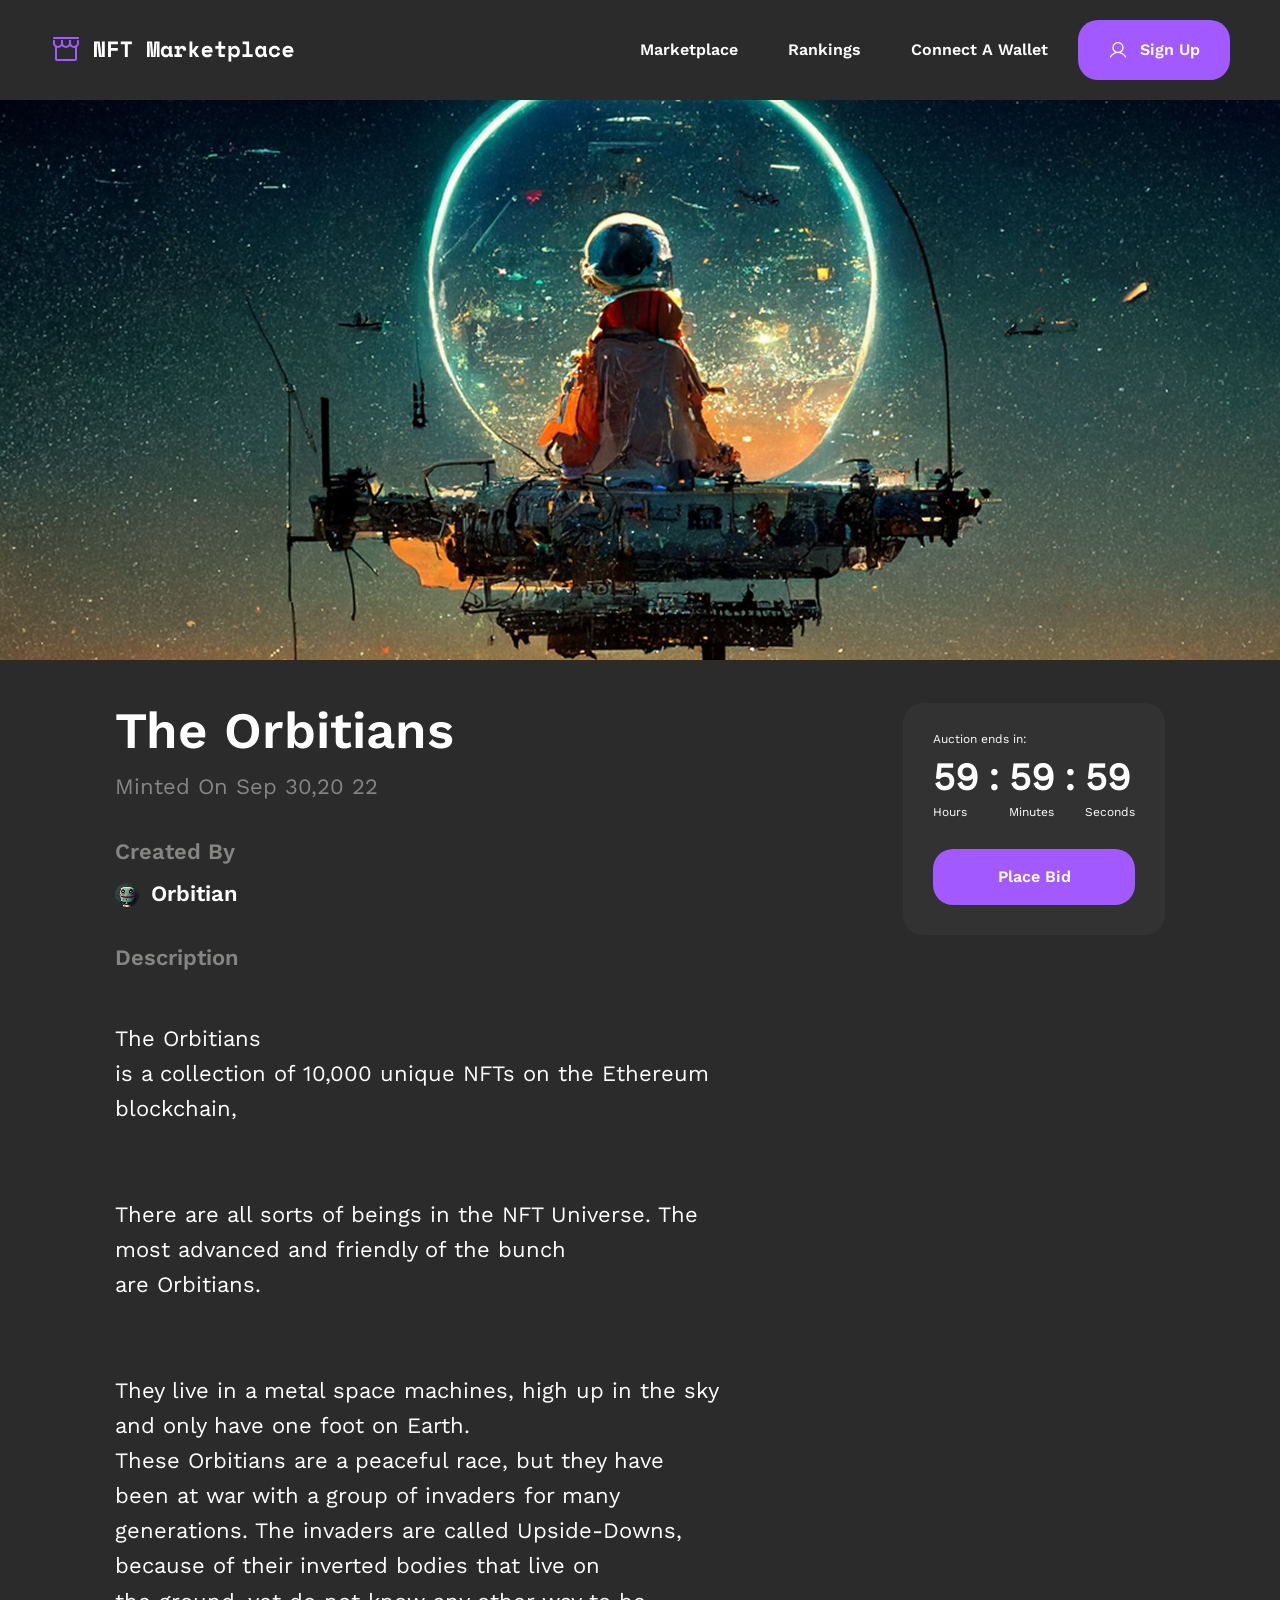
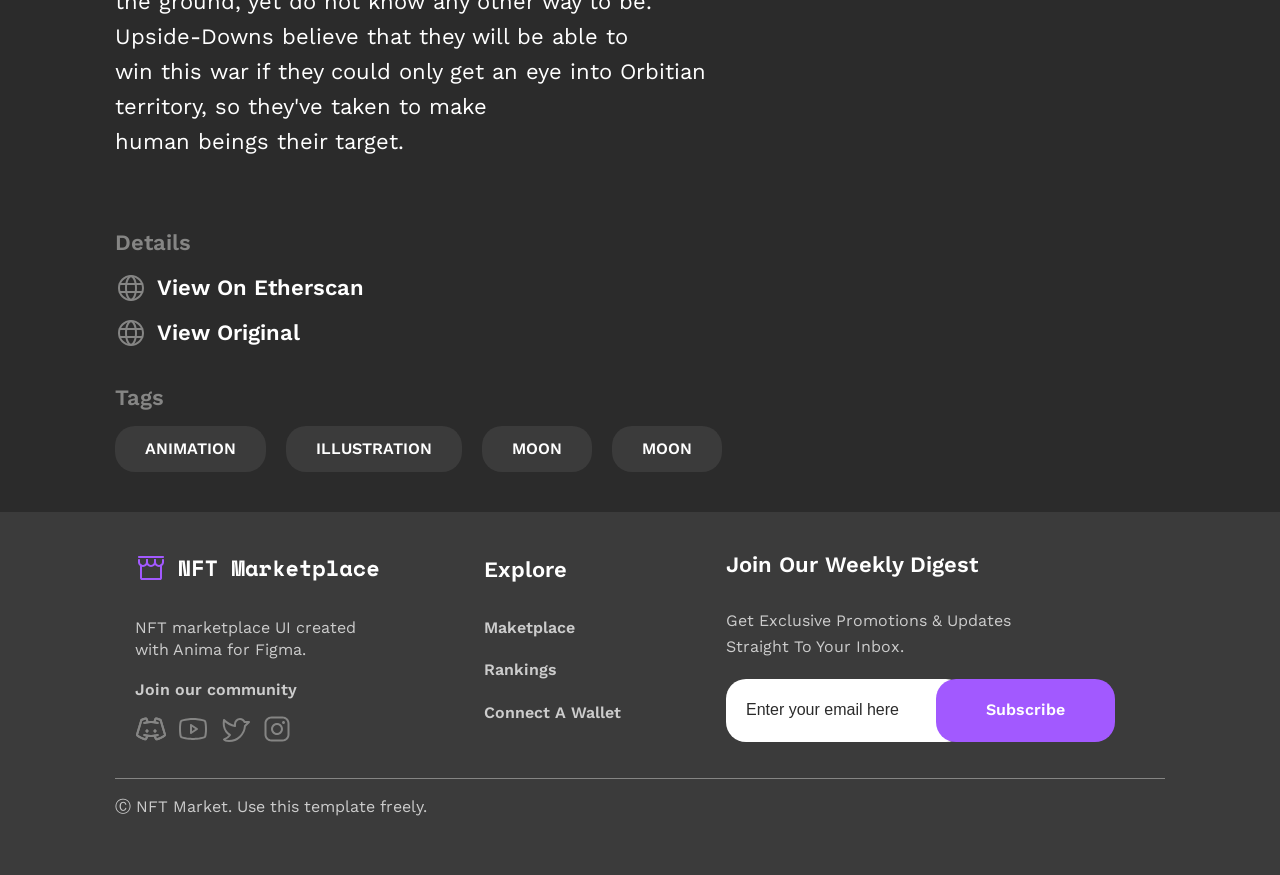
<file: nft-page.html>
<!DOCTYPE html>
<html lang="en">

<head>
    <meta charset="UTF-8">
    <meta name="viewport" content="width=device-width, initial-scale=1.0">
    <link rel="stylesheet" href="assets/css/reset.css">
    <link rel="stylesheet" href="assets/css/keyframes.css">
    <link rel="stylesheet" href="assets/css/style.css">
    <title>nftpage</title>
</head>

<body page="nft-page">
    <header class="d-flex justify-between align-center">

        <a href="index.html" class="logo">
            <svg xmlns="http://www.w3.org/2000/svg" width="244" height="32" viewBox="0 0 244 32" fill="none">
                <path fill-rule="evenodd" clip-rule="evenodd"
                    d="M6 12.4502C6.55228 12.4502 7 12.8979 7 13.4502V26.0002H25V13.4502C25 12.8979 25.4477 12.4502 26 12.4502C26.5523 12.4502 27 12.8979 27 13.4502V26.0002C27 26.5306 26.7893 27.0393 26.4142 27.4144C26.0391 27.7895 25.5304 28.0002 25 28.0002H7C6.46957 28.0002 5.96086 27.7895 5.58579 27.4144C5.21071 27.0393 5 26.5306 5 26.0002V13.4502C5 12.8979 5.44772 12.4502 6 12.4502Z"
                    fill="#A259FF" />
                <path fill-rule="evenodd" clip-rule="evenodd"
                    d="M3 5C3 4.44772 3.44772 4 4 4H28C28.5523 4 29 4.44772 29 5C29 5.55228 28.5523 6 28 6H4C3.44772 6 3 5.55228 3 5Z"
                    fill="#A259FF" />
                <path fill-rule="evenodd" clip-rule="evenodd"
                    d="M4 7C4.55228 7 5 7.44772 5 8V10C5 10.7956 5.31607 11.5587 5.87868 12.1213C6.44129 12.6839 7.20435 13 8 13C8.79565 13 9.55871 12.6839 10.1213 12.1213C10.6839 11.5587 11 10.7956 11 10V8C11 7.44772 11.4477 7 12 7C12.5523 7 13 7.44772 13 8V10C13 11.3261 12.4732 12.5979 11.5355 13.5355C10.5979 14.4732 9.32608 15 8 15C6.67392 15 5.40215 14.4732 4.46447 13.5355C3.52678 12.5979 3 11.3261 3 10V8C3 7.44772 3.44772 7 4 7Z"
                    fill="#A259FF" />
                <path fill-rule="evenodd" clip-rule="evenodd"
                    d="M12 7C12.5523 7 13 7.44772 13 8V10C13 10.7956 13.3161 11.5587 13.8787 12.1213C14.4413 12.6839 15.2044 13 16 13C16.7956 13 17.5587 12.6839 18.1213 12.1213C18.6839 11.5587 19 10.7956 19 10V8C19 7.44772 19.4477 7 20 7C20.5523 7 21 7.44772 21 8V10C21 11.3261 20.4732 12.5979 19.5355 13.5355C18.5979 14.4732 17.3261 15 16 15C14.6739 15 13.4021 14.4732 12.4645 13.5355C11.5268 12.5979 11 11.3261 11 10V8C11 7.44772 11.4477 7 12 7Z"
                    fill="#A259FF" />
                <path fill-rule="evenodd" clip-rule="evenodd"
                    d="M20 7C20.5523 7 21 7.44772 21 8V10C21 10.7956 21.3161 11.5587 21.8787 12.1213C22.4413 12.6839 23.2044 13 24 13C24.7956 13 25.5587 12.6839 26.1213 12.1213C26.6839 11.5587 27 10.7956 27 10V8C27 7.44772 27.4477 7 28 7C28.5523 7 29 7.44772 29 8V10C29 11.3261 28.4732 12.5979 27.5355 13.5355C26.5979 14.4732 25.3261 15 24 15C22.6739 15 21.4021 14.4732 20.4645 13.5355C19.5268 12.5979 19 11.3261 19 10V8C19 7.44772 19.4477 7 20 7Z"
                    fill="#A259FF" />
                <path
                    d="M51.48 22.5476H51.876V8.59961H54.78V23.9996H49.104L47.3 10.0516H46.904V23.9996H44V8.59961H49.676L51.48 22.5476Z"
                    fill="white" />
                <path
                    d="M58.0647 8.59961H67.9207V11.3716H60.9687V14.8916H67.7887V17.6636H60.9687V23.9996H58.0647V8.59961Z"
                    fill="white" />
                <path d="M70.7874 8.59961H81.8754V11.3716H77.7834V23.9996H74.8794V11.3716H70.7874V8.59961Z"
                    fill="white" />
                <path
                    d="M97.0248 8.59961H102.129L103.009 20.1716V22.4156H103.537V20.1716L104.417 8.59961H109.521V23.9996H106.881V13.7036L107.145 10.1836H106.617L105.473 23.9996H101.117L99.9288 10.1836H99.4008L99.6648 13.7036V23.9996H97.0248V8.59961Z"
                    fill="white" />
                <path
                    d="M118.79 22.4156C118.496 23.1049 118.086 23.5963 117.558 23.8896C117.03 24.1683 116.414 24.3076 115.71 24.3076C115.05 24.3076 114.426 24.1829 113.84 23.9336C113.268 23.6843 112.762 23.3176 112.322 22.8336C111.882 22.3496 111.53 21.7629 111.266 21.0736C111.016 20.3843 110.892 19.5996 110.892 18.7196V18.3676C110.892 17.5023 111.016 16.7249 111.266 16.0356C111.515 15.3463 111.852 14.7596 112.278 14.2756C112.703 13.7916 113.194 13.4249 113.752 13.1756C114.324 12.9116 114.932 12.7796 115.578 12.7796C116.355 12.7796 116.978 12.9116 117.448 13.1756C117.932 13.4396 118.313 13.8503 118.592 14.4076H118.988V13.0876H121.76V20.6996C121.76 21.1396 121.958 21.3596 122.354 21.3596H122.772V23.9996H120.88C120.381 23.9996 119.97 23.8529 119.648 23.5596C119.34 23.2663 119.186 22.8849 119.186 22.4156H118.79ZM116.326 21.6676C117.132 21.6676 117.778 21.4036 118.262 20.8756C118.746 20.3329 118.988 19.5996 118.988 18.6756V18.4116C118.988 17.4876 118.746 16.7616 118.262 16.2336C117.778 15.6909 117.132 15.4196 116.326 15.4196C115.519 15.4196 114.874 15.6909 114.39 16.2336C113.906 16.7616 113.664 17.4876 113.664 18.4116V18.6756C113.664 19.5996 113.906 20.3329 114.39 20.8756C114.874 21.4036 115.519 21.6676 116.326 21.6676Z"
                    fill="white" />
                <path
                    d="M124.67 13.0876H129.29V14.6716H129.686C129.892 14.0703 130.236 13.6083 130.72 13.2856C131.219 12.9483 131.813 12.7796 132.502 12.7796C133.588 12.7796 134.46 13.1243 135.12 13.8136C135.78 14.4883 136.11 15.5223 136.11 16.9156V17.3996L133.25 17.6636V17.3556C133.25 16.7543 133.096 16.2776 132.788 15.9256C132.48 15.5589 132.018 15.3756 131.402 15.3756C130.786 15.3756 130.302 15.5883 129.95 16.0136C129.598 16.4389 129.422 17.0476 129.422 17.8396V21.3596H131.93V23.9996H124.406V21.3596H126.65V15.7276H124.67V13.0876Z"
                    fill="white" />
                <path
                    d="M142.321 17.0916H142.849L145.753 13.0876H148.789V13.2196L145.269 18.2136V18.6096L149.141 23.8676V23.9996H145.973L142.849 19.7316H142.321V23.9996H139.549V8.59961H142.321V17.0916Z"
                    fill="white" />
                <path
                    d="M154.582 19.4456C154.596 19.7683 154.67 20.0689 154.802 20.3476C154.948 20.6116 155.139 20.8463 155.374 21.0516C155.623 21.2423 155.902 21.3963 156.21 21.5136C156.532 21.6163 156.87 21.6676 157.222 21.6676C157.911 21.6676 158.439 21.5503 158.806 21.3156C159.172 21.0663 159.436 20.7729 159.598 20.4356L161.974 21.7556C161.842 22.0343 161.658 22.3276 161.424 22.6356C161.189 22.9289 160.881 23.2003 160.5 23.4496C160.133 23.6989 159.678 23.9043 159.136 24.0656C158.608 24.2269 157.984 24.3076 157.266 24.3076C156.444 24.3076 155.696 24.1756 155.022 23.9116C154.347 23.6476 153.76 23.2663 153.262 22.7676C152.778 22.2689 152.396 21.6603 152.118 20.9416C151.854 20.2229 151.722 19.4089 151.722 18.4996V18.3676C151.722 17.5316 151.861 16.7689 152.14 16.0796C152.433 15.3903 152.829 14.8036 153.328 14.3196C153.826 13.8356 154.406 13.4616 155.066 13.1976C155.74 12.9189 156.459 12.7796 157.222 12.7796C158.16 12.7796 158.967 12.9483 159.642 13.2856C160.316 13.6083 160.874 14.0263 161.314 14.5396C161.754 15.0383 162.076 15.5956 162.282 16.2116C162.487 16.8129 162.59 17.3996 162.59 17.9716V19.4456H154.582ZM157.2 15.2876C156.496 15.2876 155.924 15.4709 155.484 15.8376C155.044 16.1896 154.758 16.6003 154.626 17.0696H159.774C159.686 16.5563 159.407 16.1309 158.938 15.7936C158.483 15.4563 157.904 15.2876 157.2 15.2876Z"
                    fill="white" />
                <path
                    d="M165.302 13.0876H168.536V8.59961H171.308V13.0876H175.246V15.7276H171.308V20.6996C171.308 21.1396 171.506 21.3596 171.902 21.3596H174.85V23.9996H170.23C169.732 23.9996 169.321 23.8383 168.998 23.5156C168.69 23.1929 168.536 22.7823 168.536 22.2836V15.7276H165.302V13.0876Z"
                    fill="white" />
                <path
                    d="M181.281 28.3996H178.509V13.0876H181.281V14.6716H181.677C181.97 14.0703 182.396 13.6083 182.953 13.2856C183.51 12.9483 184.222 12.7796 185.087 12.7796C185.732 12.7796 186.341 12.9043 186.913 13.1536C187.5 13.4029 188.006 13.7696 188.431 14.2536C188.871 14.7229 189.216 15.3023 189.465 15.9916C189.729 16.6809 189.861 17.4656 189.861 18.3456V18.7416C189.861 19.6363 189.736 20.4283 189.487 21.1176C189.238 21.8069 188.9 22.3936 188.475 22.8776C188.05 23.3469 187.544 23.7063 186.957 23.9556C186.385 24.1903 185.762 24.3076 185.087 24.3076C184.588 24.3076 184.156 24.2563 183.789 24.1536C183.422 24.0509 183.1 23.9116 182.821 23.7356C182.557 23.5596 182.33 23.3616 182.139 23.1416C181.963 22.9069 181.809 22.6649 181.677 22.4156H181.281V28.3996ZM184.185 21.6676C185.05 21.6676 185.747 21.4036 186.275 20.8756C186.818 20.3329 187.089 19.5996 187.089 18.6756V18.4116C187.089 17.4876 186.818 16.7616 186.275 16.2336C185.747 15.6909 185.05 15.4196 184.185 15.4196C183.32 15.4196 182.616 15.6983 182.073 16.2556C181.545 16.7983 181.281 17.5169 181.281 18.4116V18.6756C181.281 19.5703 181.545 20.2963 182.073 20.8536C182.616 21.3963 183.32 21.6676 184.185 21.6676Z"
                    fill="white" />
                <path
                    d="M192.486 21.3596H196.314V11.2396H192.618V8.59961H199.086V21.3596H202.65V23.9996H192.486V21.3596Z"
                    fill="white" />
                <path
                    d="M213.084 22.4156C212.791 23.1049 212.38 23.5963 211.852 23.8896C211.324 24.1683 210.708 24.3076 210.004 24.3076C209.344 24.3076 208.721 24.1829 208.134 23.9336C207.562 23.6843 207.056 23.3176 206.616 22.8336C206.176 22.3496 205.824 21.7629 205.56 21.0736C205.311 20.3843 205.186 19.5996 205.186 18.7196V18.3676C205.186 17.5023 205.311 16.7249 205.56 16.0356C205.81 15.3463 206.147 14.7596 206.572 14.2756C206.998 13.7916 207.489 13.4249 208.046 13.1756C208.618 12.9116 209.227 12.7796 209.872 12.7796C210.65 12.7796 211.273 12.9116 211.742 13.1756C212.226 13.4396 212.608 13.8503 212.886 14.4076H213.282V13.0876H216.054V20.6996C216.054 21.1396 216.252 21.3596 216.648 21.3596H217.066V23.9996H215.174C214.676 23.9996 214.265 23.8529 213.942 23.5596C213.634 23.2663 213.48 22.8849 213.48 22.4156H213.084ZM210.62 21.6676C211.427 21.6676 212.072 21.4036 212.556 20.8756C213.04 20.3329 213.282 19.5996 213.282 18.6756V18.4116C213.282 17.4876 213.04 16.7616 212.556 16.2336C212.072 15.6909 211.427 15.4196 210.62 15.4196C209.814 15.4196 209.168 15.6909 208.684 16.2336C208.2 16.7616 207.958 17.4876 207.958 18.4116V18.6756C207.958 19.5996 208.2 20.3329 208.684 20.8756C209.168 21.4036 209.814 21.6676 210.62 21.6676Z"
                    fill="white" />
                <path
                    d="M230.141 19.9956C229.892 21.2863 229.298 22.3276 228.359 23.1196C227.435 23.9116 226.196 24.3076 224.641 24.3076C223.834 24.3076 223.079 24.1829 222.375 23.9336C221.686 23.6843 221.084 23.3249 220.571 22.8556C220.058 22.3863 219.654 21.8069 219.361 21.1176C219.068 20.4283 218.921 19.6436 218.921 18.7636V18.4996C218.921 17.6196 219.068 16.8276 219.361 16.1236C219.654 15.4196 220.058 14.8183 220.571 14.3196C221.099 13.8209 221.708 13.4396 222.397 13.1756C223.101 12.9116 223.849 12.7796 224.641 12.7796C226.166 12.7796 227.398 13.1756 228.337 13.9676C229.29 14.7596 229.892 15.8009 230.141 17.0916L227.413 17.7956C227.325 17.1503 227.046 16.5929 226.577 16.1236C226.108 15.6543 225.448 15.4196 224.597 15.4196C224.201 15.4196 223.827 15.4929 223.475 15.6396C223.123 15.7863 222.815 15.9989 222.551 16.2776C222.287 16.5416 222.074 16.8716 221.913 17.2676C221.766 17.6489 221.693 18.0816 221.693 18.5656V18.6976C221.693 19.1816 221.766 19.6143 221.913 19.9956C222.074 20.3623 222.287 20.6703 222.551 20.9196C222.815 21.1689 223.123 21.3596 223.475 21.4916C223.827 21.6089 224.201 21.6676 224.597 21.6676C225.448 21.6676 226.093 21.4549 226.533 21.0296C226.988 20.6043 227.281 20.0323 227.413 19.3136L230.141 19.9956Z"
                    fill="white" />
                <path
                    d="M235.406 19.4456C235.421 19.7683 235.494 20.0689 235.626 20.3476C235.773 20.6116 235.963 20.8463 236.198 21.0516C236.447 21.2423 236.726 21.3963 237.034 21.5136C237.357 21.6163 237.694 21.6676 238.046 21.6676C238.735 21.6676 239.263 21.5503 239.63 21.3156C239.997 21.0663 240.261 20.7729 240.422 20.4356L242.798 21.7556C242.666 22.0343 242.483 22.3276 242.248 22.6356C242.013 22.9289 241.705 23.2003 241.324 23.4496C240.957 23.6989 240.503 23.9043 239.96 24.0656C239.432 24.2269 238.809 24.3076 238.09 24.3076C237.269 24.3076 236.521 24.1756 235.846 23.9116C235.171 23.6476 234.585 23.2663 234.086 22.7676C233.602 22.2689 233.221 21.6603 232.942 20.9416C232.678 20.2229 232.546 19.4089 232.546 18.4996V18.3676C232.546 17.5316 232.685 16.7689 232.964 16.0796C233.257 15.3903 233.653 14.8036 234.152 14.3196C234.651 13.8356 235.23 13.4616 235.89 13.1976C236.565 12.9189 237.283 12.7796 238.046 12.7796C238.985 12.7796 239.791 12.9483 240.466 13.2856C241.141 13.6083 241.698 14.0263 242.138 14.5396C242.578 15.0383 242.901 15.5956 243.106 16.2116C243.311 16.8129 243.414 17.3996 243.414 17.9716V19.4456H235.406ZM238.024 15.2876C237.32 15.2876 236.748 15.4709 236.308 15.8376C235.868 16.1896 235.582 16.6003 235.45 17.0696H240.598C240.51 16.5563 240.231 16.1309 239.762 15.7936C239.307 15.4563 238.728 15.2876 238.024 15.2876Z"
                    fill="white" />
            </svg>
        </a>
        <nav class="main-navigation">
            <ul class="d-flex align-center">
                <li>
                    <a href="">marketplace</a>
                </li>
                <li>
                    <a href="">rankings</a>
                </li>
                <li>
                    <a href="">connect a wallet</a>
                </li>
                <li>
                    <a class="btn nav d-flex align-center bg-cta" href="sign-up.html">
                        <img src="assets/images/icons/user.svg" alt="user icon">
                        sign up
                    </a>
                </li>
            </ul>
            <div class="burger">
                <svg xmlns="http://www.w3.org/2000/svg" width="24" height="24" viewBox="0 0 24 24" fill="none">
                    <path
                        d="M3 12C3 11.5858 3.33579 11.25 3.75 11.25H20.25C20.6642 11.25 21 11.5858 21 12C21 12.4142 20.6642 12.75 20.25 12.75H3.75C3.33579 12.75 3 12.4142 3 12Z"
                        fill-rule="evenodd" clip-rule="evenodd" fill="white" />
                    <path
                        d="M3 6C3 5.58579 3.33579 5.25 3.75 5.25H15C15.4142 5.25 15.75 5.58579 15.75 6C15.75 6.41421 15.4142 6.75 15 6.75H3.75C3.33579 6.75 3 6.41421 3 6Z"
                        fill-rule="evenodd" clip-rule="evenodd" fill="white" />
                    <path
                        d="M3 18C3 17.5858 3.33579 17.25 3.75 17.25H15C15.4142 17.25 15.75 17.5858 15.75 18C15.75 18.4142 15.4142 18.75 15 18.75H3.75C3.33579 18.75 3 18.4142 3 18Z"
                        fill-rule="evenodd" clip-rule="evenodd" fill="white" />
                </svg>
            </div>
        </nav>
    </header>

    <main>
        <section class="nft-info">

            <picture>
                <!-- Mobile: tall portrait crop -->
                <source media="(max-width: 375px)" srcset="assets/images/spaceboy-mobile.png">
                <!-- Tablet: square crop -->
                <source media="(max-width: 834px)" srcset="assets/images/spaceboy-tablet.png">
                <!-- Desktop: full landscape -->
                <img src="assets/images/spaceboy.png" alt="astronaut picture" width="" height="">
            </picture>
            <div class="container">

                <article>
                    <div class="d-flex justify-between">
                        <div>
                            <h1 class="lh-110 bold-600">
                                The Orbitians
                            </h1>
                            <p class="lh-160 capitalize">
                                minted on
                                <time datetime="sep 30,2022">sep 30,20 22


                                </time>
                            </p>

                        </div>

                        <div class="countdown-wrapper">
                            <p>Auction ends in: </p>
                            <div class="timer d-flex">

                                <div class="hours">
                                    <p class="bold-700 lh-120">59</p>
                                    <p class="capitalize lh-110">hours</p>
                                </div>
                                <div class="twodots">
                                    <p class="bold-700 lh-120">:</p>
                                </div>
                                <div class="minutes">
                                    <p class="bold-700 lh-120">59</p>
                                    <p class="capitalize lh-110">minutes</p>
                                </div>
                                <div class="twodots">
                                    <p class="bold-700 lh-120">:</p>
                                </div>
                                <div class="seconds">
                                    <p class="bold-700 lh-120">59</p>
                                    <p class="capitalize lh-110">seconds</p>
                                </div>
                            </div>
                            <a href="" class="btn nav d-flex align-center bg-cta justify-center capitalize">place
                                bid</a>


                        </div>
                    </div>
                    <h4 class="lh-160 bold-700 capitalize">
                        created by
                    </h4>
                    <h2 class="d-flex align-center lh-140 bold-600">
                        <img src="assets/images/avatar-orbitian.png" alt="orbitian avatar">
                        Orbitian
                    </h2>
                    <h4 class="lh-160 bold-700 capitalize">
                        description
                    </h4>
                    <!-- prettier-ignore -->
                    <p class="description-text lh-160">
The Orbitians
is a collection of 10,000 unique NFTs on the Ethereum blockchain,


There are all sorts of beings in the NFT Universe. The most advanced and friendly of the bunch
are Orbitians.


They live in a metal space machines, high up in the sky and only have one foot on Earth.
These Orbitians are a peaceful race, but they have been at war with a group of invaders for many
generations. The invaders are called Upside-Downs, because of their inverted bodies that live on
the ground, yet do not know any other way to be. Upside-Downs believe that they will be able to
win this war if they could only get an eye into Orbitian territory, so they've taken to make
human beings their target.
                    </p>
                    <h4 class="lh-160 bold-700 capitalize">
                        details
                    </h4>
                    <div class="details-wrapper">
                        <a class="d-flex align-center capitalize lh-160" href="">
                            <img src="assets/images/icons/globe.svg" alt="globe"> view on etherscan
                        </a>
                        <a class="d-flex align-center capitalize lh-160" href="">
                            <img src="assets/images/icons/globe.svg" alt="globe"> view original
                        </a>
                    </div>
                    <h4 class="lh-160 bold-700 capitalize">tags</h4>
                    <div class="tags-wrapper d-flex align-center">
                        <a class="btn tag lh-140" href="#"> animation</a>
                        <a class="btn tag lh-140" href="#"> illustration</a>
                        <a class="btn tag lh-140" href="#"> moon</a>
                        <a class="btn tag lh-140" href="#"> moon</a>

                    </div>
                </article>
            </div>


        </section>
    </main>

    <footer>
        <div class="container">
            <div class="wrapper d-flex justify-between">
                <div>
                    <a href="index.html" class="logo d-block">
                        <svg xmlns="http://www.w3.org/2000/svg" width="244" height="32" viewBox="0 0 244 32"
                            fill="none">
                            <path fill-rule="evenodd" clip-rule="evenodd"
                                d="M6 12.4502C6.55228 12.4502 7 12.8979 7 13.4502V26.0002H25V13.4502C25 12.8979 25.4477 12.4502 26 12.4502C26.5523 12.4502 27 12.8979 27 13.4502V26.0002C27 26.5306 26.7893 27.0393 26.4142 27.4144C26.0391 27.7895 25.5304 28.0002 25 28.0002H7C6.46957 28.0002 5.96086 27.7895 5.58579 27.4144C5.21071 27.0393 5 26.5306 5 26.0002V13.4502C5 12.8979 5.44772 12.4502 6 12.4502Z"
                                fill="#A259FF" />
                            <path fill-rule="evenodd" clip-rule="evenodd"
                                d="M3 5C3 4.44772 3.44772 4 4 4H28C28.5523 4 29 4.44772 29 5C29 5.55228 28.5523 6 28 6H4C3.44772 6 3 5.55228 3 5Z"
                                fill="#A259FF" />
                            <path fill-rule="evenodd" clip-rule="evenodd"
                                d="M4 7C4.55228 7 5 7.44772 5 8V10C5 10.7956 5.31607 11.5587 5.87868 12.1213C6.44129 12.6839 7.20435 13 8 13C8.79565 13 9.55871 12.6839 10.1213 12.1213C10.6839 11.5587 11 10.7956 11 10V8C11 7.44772 11.4477 7 12 7C12.5523 7 13 7.44772 13 8V10C13 11.3261 12.4732 12.5979 11.5355 13.5355C10.5979 14.4732 9.32608 15 8 15C6.67392 15 5.40215 14.4732 4.46447 13.5355C3.52678 12.5979 3 11.3261 3 10V8C3 7.44772 3.44772 7 4 7Z"
                                fill="#A259FF" />
                            <path fill-rule="evenodd" clip-rule="evenodd"
                                d="M12 7C12.5523 7 13 7.44772 13 8V10C13 10.7956 13.3161 11.5587 13.8787 12.1213C14.4413 12.6839 15.2044 13 16 13C16.7956 13 17.5587 12.6839 18.1213 12.1213C18.6839 11.5587 19 10.7956 19 10V8C19 7.44772 19.4477 7 20 7C20.5523 7 21 7.44772 21 8V10C21 11.3261 20.4732 12.5979 19.5355 13.5355C18.5979 14.4732 17.3261 15 16 15C14.6739 15 13.4021 14.4732 12.4645 13.5355C11.5268 12.5979 11 11.3261 11 10V8C11 7.44772 11.4477 7 12 7Z"
                                fill="#A259FF" />
                            <path fill-rule="evenodd" clip-rule="evenodd"
                                d="M20 7C20.5523 7 21 7.44772 21 8V10C21 10.7956 21.3161 11.5587 21.8787 12.1213C22.4413 12.6839 23.2044 13 24 13C24.7956 13 25.5587 12.6839 26.1213 12.1213C26.6839 11.5587 27 10.7956 27 10V8C27 7.44772 27.4477 7 28 7C28.5523 7 29 7.44772 29 8V10C29 11.3261 28.4732 12.5979 27.5355 13.5355C26.5979 14.4732 25.3261 15 24 15C22.6739 15 21.4021 14.4732 20.4645 13.5355C19.5268 12.5979 19 11.3261 19 10V8C19 7.44772 19.4477 7 20 7Z"
                                fill="#A259FF" />
                            <path
                                d="M51.48 22.5476H51.876V8.59961H54.78V23.9996H49.104L47.3 10.0516H46.904V23.9996H44V8.59961H49.676L51.48 22.5476Z"
                                fill="white" />
                            <path
                                d="M58.0647 8.59961H67.9207V11.3716H60.9687V14.8916H67.7887V17.6636H60.9687V23.9996H58.0647V8.59961Z"
                                fill="white" />
                            <path d="M70.7874 8.59961H81.8754V11.3716H77.7834V23.9996H74.8794V11.3716H70.7874V8.59961Z"
                                fill="white" />
                            <path
                                d="M97.0248 8.59961H102.129L103.009 20.1716V22.4156H103.537V20.1716L104.417 8.59961H109.521V23.9996H106.881V13.7036L107.145 10.1836H106.617L105.473 23.9996H101.117L99.9288 10.1836H99.4008L99.6648 13.7036V23.9996H97.0248V8.59961Z"
                                fill="white" />
                            <path
                                d="M118.79 22.4156C118.496 23.1049 118.086 23.5963 117.558 23.8896C117.03 24.1683 116.414 24.3076 115.71 24.3076C115.05 24.3076 114.426 24.1829 113.84 23.9336C113.268 23.6843 112.762 23.3176 112.322 22.8336C111.882 22.3496 111.53 21.7629 111.266 21.0736C111.016 20.3843 110.892 19.5996 110.892 18.7196V18.3676C110.892 17.5023 111.016 16.7249 111.266 16.0356C111.515 15.3463 111.852 14.7596 112.278 14.2756C112.703 13.7916 113.194 13.4249 113.752 13.1756C114.324 12.9116 114.932 12.7796 115.578 12.7796C116.355 12.7796 116.978 12.9116 117.448 13.1756C117.932 13.4396 118.313 13.8503 118.592 14.4076H118.988V13.0876H121.76V20.6996C121.76 21.1396 121.958 21.3596 122.354 21.3596H122.772V23.9996H120.88C120.381 23.9996 119.97 23.8529 119.648 23.5596C119.34 23.2663 119.186 22.8849 119.186 22.4156H118.79ZM116.326 21.6676C117.132 21.6676 117.778 21.4036 118.262 20.8756C118.746 20.3329 118.988 19.5996 118.988 18.6756V18.4116C118.988 17.4876 118.746 16.7616 118.262 16.2336C117.778 15.6909 117.132 15.4196 116.326 15.4196C115.519 15.4196 114.874 15.6909 114.39 16.2336C113.906 16.7616 113.664 17.4876 113.664 18.4116V18.6756C113.664 19.5996 113.906 20.3329 114.39 20.8756C114.874 21.4036 115.519 21.6676 116.326 21.6676Z"
                                fill="white" />
                            <path
                                d="M124.67 13.0876H129.29V14.6716H129.686C129.892 14.0703 130.236 13.6083 130.72 13.2856C131.219 12.9483 131.813 12.7796 132.502 12.7796C133.588 12.7796 134.46 13.1243 135.12 13.8136C135.78 14.4883 136.11 15.5223 136.11 16.9156V17.3996L133.25 17.6636V17.3556C133.25 16.7543 133.096 16.2776 132.788 15.9256C132.48 15.5589 132.018 15.3756 131.402 15.3756C130.786 15.3756 130.302 15.5883 129.95 16.0136C129.598 16.4389 129.422 17.0476 129.422 17.8396V21.3596H131.93V23.9996H124.406V21.3596H126.65V15.7276H124.67V13.0876Z"
                                fill="white" />
                            <path
                                d="M142.321 17.0916H142.849L145.753 13.0876H148.789V13.2196L145.269 18.2136V18.6096L149.141 23.8676V23.9996H145.973L142.849 19.7316H142.321V23.9996H139.549V8.59961H142.321V17.0916Z"
                                fill="white" />
                            <path
                                d="M154.582 19.4456C154.596 19.7683 154.67 20.0689 154.802 20.3476C154.948 20.6116 155.139 20.8463 155.374 21.0516C155.623 21.2423 155.902 21.3963 156.21 21.5136C156.532 21.6163 156.87 21.6676 157.222 21.6676C157.911 21.6676 158.439 21.5503 158.806 21.3156C159.172 21.0663 159.436 20.7729 159.598 20.4356L161.974 21.7556C161.842 22.0343 161.658 22.3276 161.424 22.6356C161.189 22.9289 160.881 23.2003 160.5 23.4496C160.133 23.6989 159.678 23.9043 159.136 24.0656C158.608 24.2269 157.984 24.3076 157.266 24.3076C156.444 24.3076 155.696 24.1756 155.022 23.9116C154.347 23.6476 153.76 23.2663 153.262 22.7676C152.778 22.2689 152.396 21.6603 152.118 20.9416C151.854 20.2229 151.722 19.4089 151.722 18.4996V18.3676C151.722 17.5316 151.861 16.7689 152.14 16.0796C152.433 15.3903 152.829 14.8036 153.328 14.3196C153.826 13.8356 154.406 13.4616 155.066 13.1976C155.74 12.9189 156.459 12.7796 157.222 12.7796C158.16 12.7796 158.967 12.9483 159.642 13.2856C160.316 13.6083 160.874 14.0263 161.314 14.5396C161.754 15.0383 162.076 15.5956 162.282 16.2116C162.487 16.8129 162.59 17.3996 162.59 17.9716V19.4456H154.582ZM157.2 15.2876C156.496 15.2876 155.924 15.4709 155.484 15.8376C155.044 16.1896 154.758 16.6003 154.626 17.0696H159.774C159.686 16.5563 159.407 16.1309 158.938 15.7936C158.483 15.4563 157.904 15.2876 157.2 15.2876Z"
                                fill="white" />
                            <path
                                d="M165.302 13.0876H168.536V8.59961H171.308V13.0876H175.246V15.7276H171.308V20.6996C171.308 21.1396 171.506 21.3596 171.902 21.3596H174.85V23.9996H170.23C169.732 23.9996 169.321 23.8383 168.998 23.5156C168.69 23.1929 168.536 22.7823 168.536 22.2836V15.7276H165.302V13.0876Z"
                                fill="white" />
                            <path
                                d="M181.281 28.3996H178.509V13.0876H181.281V14.6716H181.677C181.97 14.0703 182.396 13.6083 182.953 13.2856C183.51 12.9483 184.222 12.7796 185.087 12.7796C185.732 12.7796 186.341 12.9043 186.913 13.1536C187.5 13.4029 188.006 13.7696 188.431 14.2536C188.871 14.7229 189.216 15.3023 189.465 15.9916C189.729 16.6809 189.861 17.4656 189.861 18.3456V18.7416C189.861 19.6363 189.736 20.4283 189.487 21.1176C189.238 21.8069 188.9 22.3936 188.475 22.8776C188.05 23.3469 187.544 23.7063 186.957 23.9556C186.385 24.1903 185.762 24.3076 185.087 24.3076C184.588 24.3076 184.156 24.2563 183.789 24.1536C183.422 24.0509 183.1 23.9116 182.821 23.7356C182.557 23.5596 182.33 23.3616 182.139 23.1416C181.963 22.9069 181.809 22.6649 181.677 22.4156H181.281V28.3996ZM184.185 21.6676C185.05 21.6676 185.747 21.4036 186.275 20.8756C186.818 20.3329 187.089 19.5996 187.089 18.6756V18.4116C187.089 17.4876 186.818 16.7616 186.275 16.2336C185.747 15.6909 185.05 15.4196 184.185 15.4196C183.32 15.4196 182.616 15.6983 182.073 16.2556C181.545 16.7983 181.281 17.5169 181.281 18.4116V18.6756C181.281 19.5703 181.545 20.2963 182.073 20.8536C182.616 21.3963 183.32 21.6676 184.185 21.6676Z"
                                fill="white" />
                            <path
                                d="M192.486 21.3596H196.314V11.2396H192.618V8.59961H199.086V21.3596H202.65V23.9996H192.486V21.3596Z"
                                fill="white" />
                            <path
                                d="M213.084 22.4156C212.791 23.1049 212.38 23.5963 211.852 23.8896C211.324 24.1683 210.708 24.3076 210.004 24.3076C209.344 24.3076 208.721 24.1829 208.134 23.9336C207.562 23.6843 207.056 23.3176 206.616 22.8336C206.176 22.3496 205.824 21.7629 205.56 21.0736C205.311 20.3843 205.186 19.5996 205.186 18.7196V18.3676C205.186 17.5023 205.311 16.7249 205.56 16.0356C205.81 15.3463 206.147 14.7596 206.572 14.2756C206.998 13.7916 207.489 13.4249 208.046 13.1756C208.618 12.9116 209.227 12.7796 209.872 12.7796C210.65 12.7796 211.273 12.9116 211.742 13.1756C212.226 13.4396 212.608 13.8503 212.886 14.4076H213.282V13.0876H216.054V20.6996C216.054 21.1396 216.252 21.3596 216.648 21.3596H217.066V23.9996H215.174C214.676 23.9996 214.265 23.8529 213.942 23.5596C213.634 23.2663 213.48 22.8849 213.48 22.4156H213.084ZM210.62 21.6676C211.427 21.6676 212.072 21.4036 212.556 20.8756C213.04 20.3329 213.282 19.5996 213.282 18.6756V18.4116C213.282 17.4876 213.04 16.7616 212.556 16.2336C212.072 15.6909 211.427 15.4196 210.62 15.4196C209.814 15.4196 209.168 15.6909 208.684 16.2336C208.2 16.7616 207.958 17.4876 207.958 18.4116V18.6756C207.958 19.5996 208.2 20.3329 208.684 20.8756C209.168 21.4036 209.814 21.6676 210.62 21.6676Z"
                                fill="white" />
                            <path
                                d="M230.141 19.9956C229.892 21.2863 229.298 22.3276 228.359 23.1196C227.435 23.9116 226.196 24.3076 224.641 24.3076C223.834 24.3076 223.079 24.1829 222.375 23.9336C221.686 23.6843 221.084 23.3249 220.571 22.8556C220.058 22.3863 219.654 21.8069 219.361 21.1176C219.068 20.4283 218.921 19.6436 218.921 18.7636V18.4996C218.921 17.6196 219.068 16.8276 219.361 16.1236C219.654 15.4196 220.058 14.8183 220.571 14.3196C221.099 13.8209 221.708 13.4396 222.397 13.1756C223.101 12.9116 223.849 12.7796 224.641 12.7796C226.166 12.7796 227.398 13.1756 228.337 13.9676C229.29 14.7596 229.892 15.8009 230.141 17.0916L227.413 17.7956C227.325 17.1503 227.046 16.5929 226.577 16.1236C226.108 15.6543 225.448 15.4196 224.597 15.4196C224.201 15.4196 223.827 15.4929 223.475 15.6396C223.123 15.7863 222.815 15.9989 222.551 16.2776C222.287 16.5416 222.074 16.8716 221.913 17.2676C221.766 17.6489 221.693 18.0816 221.693 18.5656V18.6976C221.693 19.1816 221.766 19.6143 221.913 19.9956C222.074 20.3623 222.287 20.6703 222.551 20.9196C222.815 21.1689 223.123 21.3596 223.475 21.4916C223.827 21.6089 224.201 21.6676 224.597 21.6676C225.448 21.6676 226.093 21.4549 226.533 21.0296C226.988 20.6043 227.281 20.0323 227.413 19.3136L230.141 19.9956Z"
                                fill="white" />
                            <path
                                d="M235.406 19.4456C235.421 19.7683 235.494 20.0689 235.626 20.3476C235.773 20.6116 235.963 20.8463 236.198 21.0516C236.447 21.2423 236.726 21.3963 237.034 21.5136C237.357 21.6163 237.694 21.6676 238.046 21.6676C238.735 21.6676 239.263 21.5503 239.63 21.3156C239.997 21.0663 240.261 20.7729 240.422 20.4356L242.798 21.7556C242.666 22.0343 242.483 22.3276 242.248 22.6356C242.013 22.9289 241.705 23.2003 241.324 23.4496C240.957 23.6989 240.503 23.9043 239.96 24.0656C239.432 24.2269 238.809 24.3076 238.09 24.3076C237.269 24.3076 236.521 24.1756 235.846 23.9116C235.171 23.6476 234.585 23.2663 234.086 22.7676C233.602 22.2689 233.221 21.6603 232.942 20.9416C232.678 20.2229 232.546 19.4089 232.546 18.4996V18.3676C232.546 17.5316 232.685 16.7689 232.964 16.0796C233.257 15.3903 233.653 14.8036 234.152 14.3196C234.651 13.8356 235.23 13.4616 235.89 13.1976C236.565 12.9189 237.283 12.7796 238.046 12.7796C238.985 12.7796 239.791 12.9483 240.466 13.2856C241.141 13.6083 241.698 14.0263 242.138 14.5396C242.578 15.0383 242.901 15.5956 243.106 16.2116C243.311 16.8129 243.414 17.3996 243.414 17.9716V19.4456H235.406ZM238.024 15.2876C237.32 15.2876 236.748 15.4709 236.308 15.8376C235.868 16.1896 235.582 16.6003 235.45 17.0696H240.598C240.51 16.5563 240.231 16.1309 239.762 15.7936C239.307 15.4563 238.728 15.2876 238.024 15.2876Z"
                                fill="white" />
                        </svg>

                    </a>
                    <p class="lh-140">NFT marketplace UI created with Anima for Figma.</p>
                    <h5>Join our community</h5>
                    <div class="socials-wrapper d-flex align-center">

                        <a href="#"><img src="assets/images/icons/discord.svg" alt="discord icon"></a>
                        <a href="#"><img src="assets/images/icons/youtube.svg" alt="youtube icon"></a>
                        <a href="#"><img src="assets/images/icons/twitter.svg" alt="twitter icon"></a>
                        <a href="#"><img src="assets/images/icons/instagram.svg" alt="instagram icon"></a>
                    </div>

                </div>
                <div>
                    <h2 class="capitalize lh-160 bold-600">explore</h2>
                    <ul>
                        <li><a class="lh-140 capitalize" href="">maketplace</a></li>
                        <li><a class="lh-140 capitalize" href="">rankings</a></li>
                        <li><a class="lh-140 capitalize" href="">connect a wallet</a></li>
                    </ul>

                </div>
                <div class="content">
                    <h2 class="bold-600 lh-120 capitalize">Join our weekly digest</h2>
                    <p class="lh-160 capitalize">Get exclusive promotions & updates straight to your inbox.</p>
                    <form class="d-flex align-center">
                        <input class="lh-140" type="email" placeholder="Enter your email here">
                        <a href="" class="btn secondary bg-cta i-flex align-center capitalize lh-140 bold-600">
                            Subscribe
                        </a>
                    </form>
                </div>
            </div>
            <div class="separator">
                <p>Ⓒ NFT Market. Use this template freely.</p>
            </div>
        </div>
    </footer>

</body>

</html>
</file>
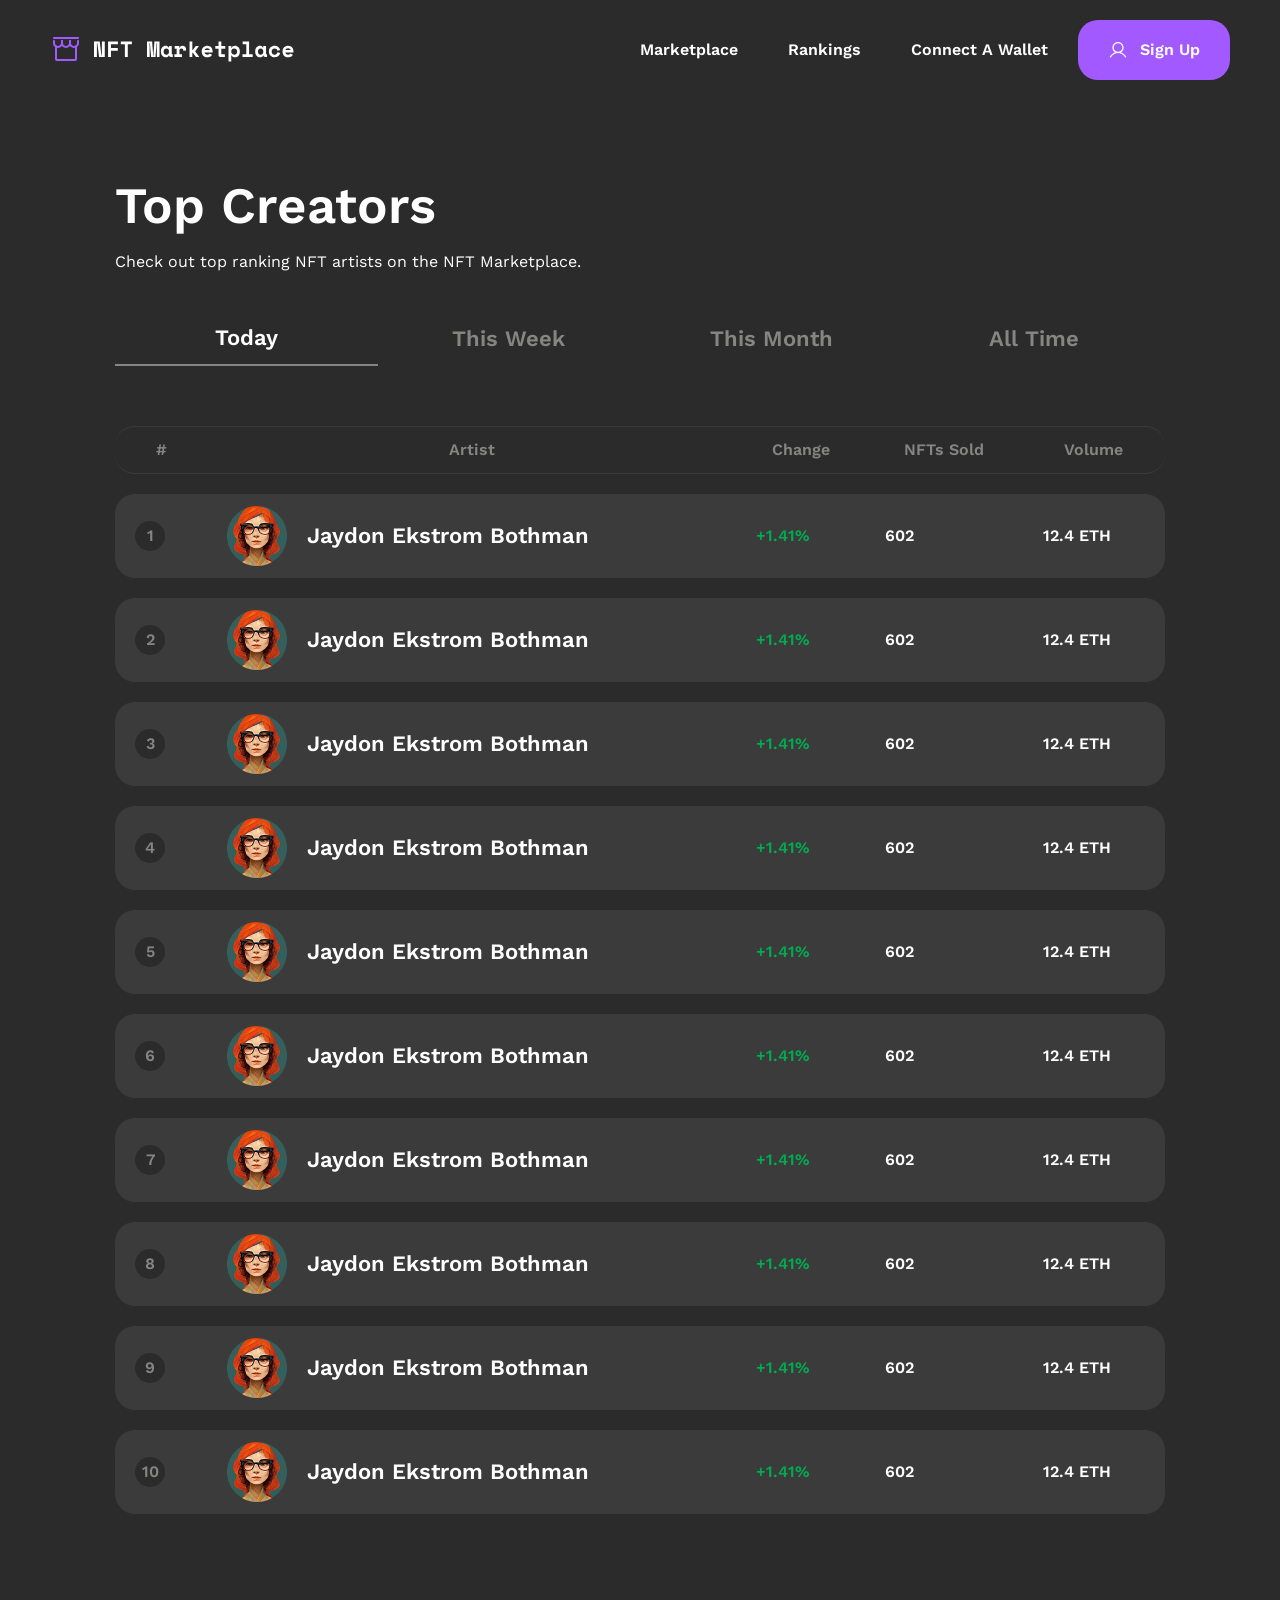
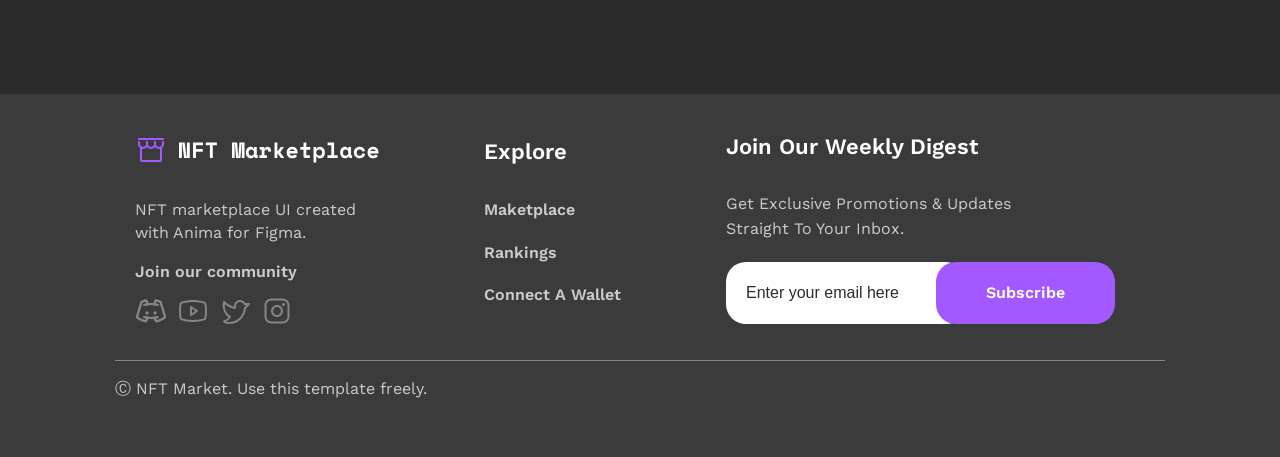
<file: rankings.html>
<!DOCTYPE html>
<html lang="en">

<head>
    <meta charset="UTF-8">
    <meta name="viewport" content="width=device-width, initial-scale=1.0">
    <link rel="stylesheet" href="assets/css/reset.css">
    <link rel="stylesheet" href="assets/css/keyframes.css">
    <link rel="stylesheet" href="assets/css/style.css">
    <title>Rankings</title>
</head>

<body page="rankings-page">
    <header class="d-flex justify-between align-center">

        <a href="index.html" class="logo">
            <svg xmlns="http://www.w3.org/2000/svg" width="244" height="32" viewBox="0 0 244 32" fill="none">
                <path fill-rule="evenodd" clip-rule="evenodd"
                    d="M6 12.4502C6.55228 12.4502 7 12.8979 7 13.4502V26.0002H25V13.4502C25 12.8979 25.4477 12.4502 26 12.4502C26.5523 12.4502 27 12.8979 27 13.4502V26.0002C27 26.5306 26.7893 27.0393 26.4142 27.4144C26.0391 27.7895 25.5304 28.0002 25 28.0002H7C6.46957 28.0002 5.96086 27.7895 5.58579 27.4144C5.21071 27.0393 5 26.5306 5 26.0002V13.4502C5 12.8979 5.44772 12.4502 6 12.4502Z"
                    fill="#A259FF" />
                <path fill-rule="evenodd" clip-rule="evenodd"
                    d="M3 5C3 4.44772 3.44772 4 4 4H28C28.5523 4 29 4.44772 29 5C29 5.55228 28.5523 6 28 6H4C3.44772 6 3 5.55228 3 5Z"
                    fill="#A259FF" />
                <path fill-rule="evenodd" clip-rule="evenodd"
                    d="M4 7C4.55228 7 5 7.44772 5 8V10C5 10.7956 5.31607 11.5587 5.87868 12.1213C6.44129 12.6839 7.20435 13 8 13C8.79565 13 9.55871 12.6839 10.1213 12.1213C10.6839 11.5587 11 10.7956 11 10V8C11 7.44772 11.4477 7 12 7C12.5523 7 13 7.44772 13 8V10C13 11.3261 12.4732 12.5979 11.5355 13.5355C10.5979 14.4732 9.32608 15 8 15C6.67392 15 5.40215 14.4732 4.46447 13.5355C3.52678 12.5979 3 11.3261 3 10V8C3 7.44772 3.44772 7 4 7Z"
                    fill="#A259FF" />
                <path fill-rule="evenodd" clip-rule="evenodd"
                    d="M12 7C12.5523 7 13 7.44772 13 8V10C13 10.7956 13.3161 11.5587 13.8787 12.1213C14.4413 12.6839 15.2044 13 16 13C16.7956 13 17.5587 12.6839 18.1213 12.1213C18.6839 11.5587 19 10.7956 19 10V8C19 7.44772 19.4477 7 20 7C20.5523 7 21 7.44772 21 8V10C21 11.3261 20.4732 12.5979 19.5355 13.5355C18.5979 14.4732 17.3261 15 16 15C14.6739 15 13.4021 14.4732 12.4645 13.5355C11.5268 12.5979 11 11.3261 11 10V8C11 7.44772 11.4477 7 12 7Z"
                    fill="#A259FF" />
                <path fill-rule="evenodd" clip-rule="evenodd"
                    d="M20 7C20.5523 7 21 7.44772 21 8V10C21 10.7956 21.3161 11.5587 21.8787 12.1213C22.4413 12.6839 23.2044 13 24 13C24.7956 13 25.5587 12.6839 26.1213 12.1213C26.6839 11.5587 27 10.7956 27 10V8C27 7.44772 27.4477 7 28 7C28.5523 7 29 7.44772 29 8V10C29 11.3261 28.4732 12.5979 27.5355 13.5355C26.5979 14.4732 25.3261 15 24 15C22.6739 15 21.4021 14.4732 20.4645 13.5355C19.5268 12.5979 19 11.3261 19 10V8C19 7.44772 19.4477 7 20 7Z"
                    fill="#A259FF" />
                <path
                    d="M51.48 22.5476H51.876V8.59961H54.78V23.9996H49.104L47.3 10.0516H46.904V23.9996H44V8.59961H49.676L51.48 22.5476Z"
                    fill="white" />
                <path
                    d="M58.0647 8.59961H67.9207V11.3716H60.9687V14.8916H67.7887V17.6636H60.9687V23.9996H58.0647V8.59961Z"
                    fill="white" />
                <path d="M70.7874 8.59961H81.8754V11.3716H77.7834V23.9996H74.8794V11.3716H70.7874V8.59961Z"
                    fill="white" />
                <path
                    d="M97.0248 8.59961H102.129L103.009 20.1716V22.4156H103.537V20.1716L104.417 8.59961H109.521V23.9996H106.881V13.7036L107.145 10.1836H106.617L105.473 23.9996H101.117L99.9288 10.1836H99.4008L99.6648 13.7036V23.9996H97.0248V8.59961Z"
                    fill="white" />
                <path
                    d="M118.79 22.4156C118.496 23.1049 118.086 23.5963 117.558 23.8896C117.03 24.1683 116.414 24.3076 115.71 24.3076C115.05 24.3076 114.426 24.1829 113.84 23.9336C113.268 23.6843 112.762 23.3176 112.322 22.8336C111.882 22.3496 111.53 21.7629 111.266 21.0736C111.016 20.3843 110.892 19.5996 110.892 18.7196V18.3676C110.892 17.5023 111.016 16.7249 111.266 16.0356C111.515 15.3463 111.852 14.7596 112.278 14.2756C112.703 13.7916 113.194 13.4249 113.752 13.1756C114.324 12.9116 114.932 12.7796 115.578 12.7796C116.355 12.7796 116.978 12.9116 117.448 13.1756C117.932 13.4396 118.313 13.8503 118.592 14.4076H118.988V13.0876H121.76V20.6996C121.76 21.1396 121.958 21.3596 122.354 21.3596H122.772V23.9996H120.88C120.381 23.9996 119.97 23.8529 119.648 23.5596C119.34 23.2663 119.186 22.8849 119.186 22.4156H118.79ZM116.326 21.6676C117.132 21.6676 117.778 21.4036 118.262 20.8756C118.746 20.3329 118.988 19.5996 118.988 18.6756V18.4116C118.988 17.4876 118.746 16.7616 118.262 16.2336C117.778 15.6909 117.132 15.4196 116.326 15.4196C115.519 15.4196 114.874 15.6909 114.39 16.2336C113.906 16.7616 113.664 17.4876 113.664 18.4116V18.6756C113.664 19.5996 113.906 20.3329 114.39 20.8756C114.874 21.4036 115.519 21.6676 116.326 21.6676Z"
                    fill="white" />
                <path
                    d="M124.67 13.0876H129.29V14.6716H129.686C129.892 14.0703 130.236 13.6083 130.72 13.2856C131.219 12.9483 131.813 12.7796 132.502 12.7796C133.588 12.7796 134.46 13.1243 135.12 13.8136C135.78 14.4883 136.11 15.5223 136.11 16.9156V17.3996L133.25 17.6636V17.3556C133.25 16.7543 133.096 16.2776 132.788 15.9256C132.48 15.5589 132.018 15.3756 131.402 15.3756C130.786 15.3756 130.302 15.5883 129.95 16.0136C129.598 16.4389 129.422 17.0476 129.422 17.8396V21.3596H131.93V23.9996H124.406V21.3596H126.65V15.7276H124.67V13.0876Z"
                    fill="white" />
                <path
                    d="M142.321 17.0916H142.849L145.753 13.0876H148.789V13.2196L145.269 18.2136V18.6096L149.141 23.8676V23.9996H145.973L142.849 19.7316H142.321V23.9996H139.549V8.59961H142.321V17.0916Z"
                    fill="white" />
                <path
                    d="M154.582 19.4456C154.596 19.7683 154.67 20.0689 154.802 20.3476C154.948 20.6116 155.139 20.8463 155.374 21.0516C155.623 21.2423 155.902 21.3963 156.21 21.5136C156.532 21.6163 156.87 21.6676 157.222 21.6676C157.911 21.6676 158.439 21.5503 158.806 21.3156C159.172 21.0663 159.436 20.7729 159.598 20.4356L161.974 21.7556C161.842 22.0343 161.658 22.3276 161.424 22.6356C161.189 22.9289 160.881 23.2003 160.5 23.4496C160.133 23.6989 159.678 23.9043 159.136 24.0656C158.608 24.2269 157.984 24.3076 157.266 24.3076C156.444 24.3076 155.696 24.1756 155.022 23.9116C154.347 23.6476 153.76 23.2663 153.262 22.7676C152.778 22.2689 152.396 21.6603 152.118 20.9416C151.854 20.2229 151.722 19.4089 151.722 18.4996V18.3676C151.722 17.5316 151.861 16.7689 152.14 16.0796C152.433 15.3903 152.829 14.8036 153.328 14.3196C153.826 13.8356 154.406 13.4616 155.066 13.1976C155.74 12.9189 156.459 12.7796 157.222 12.7796C158.16 12.7796 158.967 12.9483 159.642 13.2856C160.316 13.6083 160.874 14.0263 161.314 14.5396C161.754 15.0383 162.076 15.5956 162.282 16.2116C162.487 16.8129 162.59 17.3996 162.59 17.9716V19.4456H154.582ZM157.2 15.2876C156.496 15.2876 155.924 15.4709 155.484 15.8376C155.044 16.1896 154.758 16.6003 154.626 17.0696H159.774C159.686 16.5563 159.407 16.1309 158.938 15.7936C158.483 15.4563 157.904 15.2876 157.2 15.2876Z"
                    fill="white" />
                <path
                    d="M165.302 13.0876H168.536V8.59961H171.308V13.0876H175.246V15.7276H171.308V20.6996C171.308 21.1396 171.506 21.3596 171.902 21.3596H174.85V23.9996H170.23C169.732 23.9996 169.321 23.8383 168.998 23.5156C168.69 23.1929 168.536 22.7823 168.536 22.2836V15.7276H165.302V13.0876Z"
                    fill="white" />
                <path
                    d="M181.281 28.3996H178.509V13.0876H181.281V14.6716H181.677C181.97 14.0703 182.396 13.6083 182.953 13.2856C183.51 12.9483 184.222 12.7796 185.087 12.7796C185.732 12.7796 186.341 12.9043 186.913 13.1536C187.5 13.4029 188.006 13.7696 188.431 14.2536C188.871 14.7229 189.216 15.3023 189.465 15.9916C189.729 16.6809 189.861 17.4656 189.861 18.3456V18.7416C189.861 19.6363 189.736 20.4283 189.487 21.1176C189.238 21.8069 188.9 22.3936 188.475 22.8776C188.05 23.3469 187.544 23.7063 186.957 23.9556C186.385 24.1903 185.762 24.3076 185.087 24.3076C184.588 24.3076 184.156 24.2563 183.789 24.1536C183.422 24.0509 183.1 23.9116 182.821 23.7356C182.557 23.5596 182.33 23.3616 182.139 23.1416C181.963 22.9069 181.809 22.6649 181.677 22.4156H181.281V28.3996ZM184.185 21.6676C185.05 21.6676 185.747 21.4036 186.275 20.8756C186.818 20.3329 187.089 19.5996 187.089 18.6756V18.4116C187.089 17.4876 186.818 16.7616 186.275 16.2336C185.747 15.6909 185.05 15.4196 184.185 15.4196C183.32 15.4196 182.616 15.6983 182.073 16.2556C181.545 16.7983 181.281 17.5169 181.281 18.4116V18.6756C181.281 19.5703 181.545 20.2963 182.073 20.8536C182.616 21.3963 183.32 21.6676 184.185 21.6676Z"
                    fill="white" />
                <path
                    d="M192.486 21.3596H196.314V11.2396H192.618V8.59961H199.086V21.3596H202.65V23.9996H192.486V21.3596Z"
                    fill="white" />
                <path
                    d="M213.084 22.4156C212.791 23.1049 212.38 23.5963 211.852 23.8896C211.324 24.1683 210.708 24.3076 210.004 24.3076C209.344 24.3076 208.721 24.1829 208.134 23.9336C207.562 23.6843 207.056 23.3176 206.616 22.8336C206.176 22.3496 205.824 21.7629 205.56 21.0736C205.311 20.3843 205.186 19.5996 205.186 18.7196V18.3676C205.186 17.5023 205.311 16.7249 205.56 16.0356C205.81 15.3463 206.147 14.7596 206.572 14.2756C206.998 13.7916 207.489 13.4249 208.046 13.1756C208.618 12.9116 209.227 12.7796 209.872 12.7796C210.65 12.7796 211.273 12.9116 211.742 13.1756C212.226 13.4396 212.608 13.8503 212.886 14.4076H213.282V13.0876H216.054V20.6996C216.054 21.1396 216.252 21.3596 216.648 21.3596H217.066V23.9996H215.174C214.676 23.9996 214.265 23.8529 213.942 23.5596C213.634 23.2663 213.48 22.8849 213.48 22.4156H213.084ZM210.62 21.6676C211.427 21.6676 212.072 21.4036 212.556 20.8756C213.04 20.3329 213.282 19.5996 213.282 18.6756V18.4116C213.282 17.4876 213.04 16.7616 212.556 16.2336C212.072 15.6909 211.427 15.4196 210.62 15.4196C209.814 15.4196 209.168 15.6909 208.684 16.2336C208.2 16.7616 207.958 17.4876 207.958 18.4116V18.6756C207.958 19.5996 208.2 20.3329 208.684 20.8756C209.168 21.4036 209.814 21.6676 210.62 21.6676Z"
                    fill="white" />
                <path
                    d="M230.141 19.9956C229.892 21.2863 229.298 22.3276 228.359 23.1196C227.435 23.9116 226.196 24.3076 224.641 24.3076C223.834 24.3076 223.079 24.1829 222.375 23.9336C221.686 23.6843 221.084 23.3249 220.571 22.8556C220.058 22.3863 219.654 21.8069 219.361 21.1176C219.068 20.4283 218.921 19.6436 218.921 18.7636V18.4996C218.921 17.6196 219.068 16.8276 219.361 16.1236C219.654 15.4196 220.058 14.8183 220.571 14.3196C221.099 13.8209 221.708 13.4396 222.397 13.1756C223.101 12.9116 223.849 12.7796 224.641 12.7796C226.166 12.7796 227.398 13.1756 228.337 13.9676C229.29 14.7596 229.892 15.8009 230.141 17.0916L227.413 17.7956C227.325 17.1503 227.046 16.5929 226.577 16.1236C226.108 15.6543 225.448 15.4196 224.597 15.4196C224.201 15.4196 223.827 15.4929 223.475 15.6396C223.123 15.7863 222.815 15.9989 222.551 16.2776C222.287 16.5416 222.074 16.8716 221.913 17.2676C221.766 17.6489 221.693 18.0816 221.693 18.5656V18.6976C221.693 19.1816 221.766 19.6143 221.913 19.9956C222.074 20.3623 222.287 20.6703 222.551 20.9196C222.815 21.1689 223.123 21.3596 223.475 21.4916C223.827 21.6089 224.201 21.6676 224.597 21.6676C225.448 21.6676 226.093 21.4549 226.533 21.0296C226.988 20.6043 227.281 20.0323 227.413 19.3136L230.141 19.9956Z"
                    fill="white" />
                <path
                    d="M235.406 19.4456C235.421 19.7683 235.494 20.0689 235.626 20.3476C235.773 20.6116 235.963 20.8463 236.198 21.0516C236.447 21.2423 236.726 21.3963 237.034 21.5136C237.357 21.6163 237.694 21.6676 238.046 21.6676C238.735 21.6676 239.263 21.5503 239.63 21.3156C239.997 21.0663 240.261 20.7729 240.422 20.4356L242.798 21.7556C242.666 22.0343 242.483 22.3276 242.248 22.6356C242.013 22.9289 241.705 23.2003 241.324 23.4496C240.957 23.6989 240.503 23.9043 239.96 24.0656C239.432 24.2269 238.809 24.3076 238.09 24.3076C237.269 24.3076 236.521 24.1756 235.846 23.9116C235.171 23.6476 234.585 23.2663 234.086 22.7676C233.602 22.2689 233.221 21.6603 232.942 20.9416C232.678 20.2229 232.546 19.4089 232.546 18.4996V18.3676C232.546 17.5316 232.685 16.7689 232.964 16.0796C233.257 15.3903 233.653 14.8036 234.152 14.3196C234.651 13.8356 235.23 13.4616 235.89 13.1976C236.565 12.9189 237.283 12.7796 238.046 12.7796C238.985 12.7796 239.791 12.9483 240.466 13.2856C241.141 13.6083 241.698 14.0263 242.138 14.5396C242.578 15.0383 242.901 15.5956 243.106 16.2116C243.311 16.8129 243.414 17.3996 243.414 17.9716V19.4456H235.406ZM238.024 15.2876C237.32 15.2876 236.748 15.4709 236.308 15.8376C235.868 16.1896 235.582 16.6003 235.45 17.0696H240.598C240.51 16.5563 240.231 16.1309 239.762 15.7936C239.307 15.4563 238.728 15.2876 238.024 15.2876Z"
                    fill="white" />
            </svg>
        </a>
        <nav class="main-navigation">
            <ul class="d-flex align-center">
                <li>
                    <a href="">marketplace</a>
                </li>
                <li>
                    <a href="">rankings</a>
                </li>
                <li>
                    <a href="">connect a wallet</a>
                </li>
                <li>
                    <a class="btn nav d-flex align-center bg-cta" href="sign-up.html">
                        <img src="assets/images/icons/user.svg" alt="user icon">
                        sign up
                    </a>
                </li>
            </ul>
            <div class="burger">
                <svg xmlns="http://www.w3.org/2000/svg" width="24" height="24" viewBox="0 0 24 24" fill="none">
                    <path
                        d="M3 12C3 11.5858 3.33579 11.25 3.75 11.25H20.25C20.6642 11.25 21 11.5858 21 12C21 12.4142 20.6642 12.75 20.25 12.75H3.75C3.33579 12.75 3 12.4142 3 12Z"
                        fill-rule="evenodd" clip-rule="evenodd" fill="white" />
                    <path
                        d="M3 6C3 5.58579 3.33579 5.25 3.75 5.25H15C15.4142 5.25 15.75 5.58579 15.75 6C15.75 6.41421 15.4142 6.75 15 6.75H3.75C3.33579 6.75 3 6.41421 3 6Z"
                        fill-rule="evenodd" clip-rule="evenodd" fill="white" />
                    <path
                        d="M3 18C3 17.5858 3.33579 17.25 3.75 17.25H15C15.4142 17.25 15.75 17.5858 15.75 18C15.75 18.4142 15.4142 18.75 15 18.75H3.75C3.33579 18.75 3 18.4142 3 18Z"
                        fill-rule="evenodd" clip-rule="evenodd" fill="white" />
                </svg>
            </div>
        </nav>
    </header>

    <main>
        <div class="container">
            <section class="rankings">
                <header>
                    <h1>Top Creators</h1>
                    <p class="lh-140">Check out top ranking NFT artists on the NFT Marketplace.</p>
                </header>
                <div class="filters-wrapper lh-140" >
                    <ul class="d-flex justify-evenly align-center">
                        <li class="active">
                            Today
                        </li>
                        <li>
                            This Week
                        </li>
                        <li>
                            This Month
                        </li>
                        <li>
                            All Time
                        </li>
                    </ul>
                </div>
                <table class="lh-140">
                    <thead>
                        <tr class="capitalize">
                            <th>#</th>
                            <th>artist</th>
                            <th>change</th>
                            <th>NFTs Sold</th>
                            <th>Volume</th>
                        </tr>
                    </thead>
                    <tbody>
                        <tr>
                            <td>
                                <div class="d-flex justify-center align-center">
                                    1
                                </div>
                            </td>
                            <td>
                                <div class="artist-info d-flex align-center">
                                    <img src="assets/images/avatar-keepitreal.png" alt="keepitreal avatar">
                                    <h3>Jaydon Ekstrom Bothman</h3>
                                </div>
                            </td>
                            <td class="change">+1.41%</td>
                            <td>602</td>
                            <td>12.4 ETH</td>
                        </tr>
                        <tr>
                            <td>
                                <div class="d-flex justify-center align-center">
                                    2
                                </div>
                            </td>
                            <td>
                                <div class="artist-info d-flex align-center">
                                    <img src="assets/images/avatar-keepitreal.png" alt="keepitreal avatar">
                                    <h3>Jaydon Ekstrom Bothman</h3>
                                </div>
                            </td>
                            <td class="change">+1.41%</td>
                            <td>602</td>
                            <td>12.4 ETH</td>
                        </tr>
                        <tr>
                            <td>
                                <div class="d-flex justify-center align-center">
                                    3
                                </div>
                            </td>
                            <td>
                                <div class="artist-info d-flex align-center">
                                    <img src="assets/images/avatar-keepitreal.png" alt="keepitreal avatar">
                                    <h3>Jaydon Ekstrom Bothman</h3>
                                </div>
                            </td>
                            <td class="change">+1.41%</td>
                            <td>602</td>
                            <td>12.4 ETH</td>
                        </tr>
                        <tr>
                            <td>
                                <div class="d-flex justify-center align-center">
                                    4
                                </div>
                            </td>
                            <td>
                                <div class="artist-info d-flex align-center">
                                    <img src="assets/images/avatar-keepitreal.png" alt="keepitreal avatar">
                                    <h3>Jaydon Ekstrom Bothman</h3>
                                </div>
                            </td>
                            <td class="change">+1.41%</td>
                            <td>602</td>
                            <td>12.4 ETH</td>
                        </tr>
                        <tr>
                            <td>
                                <div class="d-flex justify-center align-center">
                                    5
                                </div>
                            </td>
                            <td>
                                <div class="artist-info d-flex align-center">
                                    <img src="assets/images/avatar-keepitreal.png" alt="keepitreal avatar">
                                    <h3>Jaydon Ekstrom Bothman</h3>
                                </div>
                            </td>
                            <td class="change">+1.41%</td>
                            <td>602</td>
                            <td>12.4 ETH</td>
                        </tr>
                        <tr>
                            <td>
                                <div class="d-flex justify-center align-center">
                                    6
                                </div>
                            </td>
                            <td>
                                <div class="artist-info d-flex align-center">
                                    <img src="assets/images/avatar-keepitreal.png" alt="keepitreal avatar">
                                    <h3>Jaydon Ekstrom Bothman</h3>
                                </div>
                            </td>
                            <td class="change">+1.41%</td>
                            <td>602</td>
                            <td>12.4 ETH</td>
                        </tr>
                        <tr>
                            <td>
                                <div class="d-flex justify-center align-center">
                                    7
                                </div>
                            </td>
                            <td>
                                <div class="artist-info d-flex align-center">
                                    <img src="assets/images/avatar-keepitreal.png" alt="keepitreal avatar">
                                    <h3>Jaydon Ekstrom Bothman</h3>
                                </div>
                            </td>
                            <td class="change">+1.41%</td>
                            <td>602</td>
                            <td>12.4 ETH</td>
                        </tr>
                        <tr>
                            <td>
                                <div class="d-flex justify-center align-center">
                                    8
                                </div>
                            </td>
                            <td>
                                <div class="artist-info d-flex align-center">
                                    <img src="assets/images/avatar-keepitreal.png" alt="keepitreal avatar">
                                    <h3>Jaydon Ekstrom Bothman</h3>
                                </div>
                            </td>
                            <td class="change">+1.41%</td>
                            <td>602</td>
                            <td>12.4 ETH</td>
                        </tr>
                        <tr>
                            <td>
                                <div class="d-flex justify-center align-center">
                                    9
                                </div>
                            </td>
                            <td>
                                <div class="artist-info d-flex align-center">
                                    <img src="assets/images/avatar-keepitreal.png" alt="keepitreal avatar">
                                    <h3>Jaydon Ekstrom Bothman</h3>
                                </div>
                            </td>
                            <td class="change">+1.41%</td>
                            <td>602</td>
                            <td>12.4 ETH</td>
                        </tr>
                        <tr>
                            <td>
                                <div class="d-flex justify-center align-center">
                                    10
                                </div>
                            </td>
                            <td>
                                <div class="artist-info d-flex align-center">
                                    <img src="assets/images/avatar-keepitreal.png" alt="keepitreal avatar">
                                    <h3>Jaydon Ekstrom Bothman</h3>
                                </div>
                            </td>
                            <td class="change">+1.41%</td>
                            <td>602</td>
                            <td>12.4 ETH</td>
                        </tr>
                    </tbody>

                </table>
            </section>

        </div>
    </main>

    <footer>
        <div class="container">
            <div class="wrapper d-flex justify-between">
                <div>
                    <a href="index.html" class="logo d-block">
                        <svg xmlns="http://www.w3.org/2000/svg" width="244" height="32" viewBox="0 0 244 32"
                            fill="none">
                            <path fill-rule="evenodd" clip-rule="evenodd"
                                d="M6 12.4502C6.55228 12.4502 7 12.8979 7 13.4502V26.0002H25V13.4502C25 12.8979 25.4477 12.4502 26 12.4502C26.5523 12.4502 27 12.8979 27 13.4502V26.0002C27 26.5306 26.7893 27.0393 26.4142 27.4144C26.0391 27.7895 25.5304 28.0002 25 28.0002H7C6.46957 28.0002 5.96086 27.7895 5.58579 27.4144C5.21071 27.0393 5 26.5306 5 26.0002V13.4502C5 12.8979 5.44772 12.4502 6 12.4502Z"
                                fill="#A259FF" />
                            <path fill-rule="evenodd" clip-rule="evenodd"
                                d="M3 5C3 4.44772 3.44772 4 4 4H28C28.5523 4 29 4.44772 29 5C29 5.55228 28.5523 6 28 6H4C3.44772 6 3 5.55228 3 5Z"
                                fill="#A259FF" />
                            <path fill-rule="evenodd" clip-rule="evenodd"
                                d="M4 7C4.55228 7 5 7.44772 5 8V10C5 10.7956 5.31607 11.5587 5.87868 12.1213C6.44129 12.6839 7.20435 13 8 13C8.79565 13 9.55871 12.6839 10.1213 12.1213C10.6839 11.5587 11 10.7956 11 10V8C11 7.44772 11.4477 7 12 7C12.5523 7 13 7.44772 13 8V10C13 11.3261 12.4732 12.5979 11.5355 13.5355C10.5979 14.4732 9.32608 15 8 15C6.67392 15 5.40215 14.4732 4.46447 13.5355C3.52678 12.5979 3 11.3261 3 10V8C3 7.44772 3.44772 7 4 7Z"
                                fill="#A259FF" />
                            <path fill-rule="evenodd" clip-rule="evenodd"
                                d="M12 7C12.5523 7 13 7.44772 13 8V10C13 10.7956 13.3161 11.5587 13.8787 12.1213C14.4413 12.6839 15.2044 13 16 13C16.7956 13 17.5587 12.6839 18.1213 12.1213C18.6839 11.5587 19 10.7956 19 10V8C19 7.44772 19.4477 7 20 7C20.5523 7 21 7.44772 21 8V10C21 11.3261 20.4732 12.5979 19.5355 13.5355C18.5979 14.4732 17.3261 15 16 15C14.6739 15 13.4021 14.4732 12.4645 13.5355C11.5268 12.5979 11 11.3261 11 10V8C11 7.44772 11.4477 7 12 7Z"
                                fill="#A259FF" />
                            <path fill-rule="evenodd" clip-rule="evenodd"
                                d="M20 7C20.5523 7 21 7.44772 21 8V10C21 10.7956 21.3161 11.5587 21.8787 12.1213C22.4413 12.6839 23.2044 13 24 13C24.7956 13 25.5587 12.6839 26.1213 12.1213C26.6839 11.5587 27 10.7956 27 10V8C27 7.44772 27.4477 7 28 7C28.5523 7 29 7.44772 29 8V10C29 11.3261 28.4732 12.5979 27.5355 13.5355C26.5979 14.4732 25.3261 15 24 15C22.6739 15 21.4021 14.4732 20.4645 13.5355C19.5268 12.5979 19 11.3261 19 10V8C19 7.44772 19.4477 7 20 7Z"
                                fill="#A259FF" />
                            <path
                                d="M51.48 22.5476H51.876V8.59961H54.78V23.9996H49.104L47.3 10.0516H46.904V23.9996H44V8.59961H49.676L51.48 22.5476Z"
                                fill="white" />
                            <path
                                d="M58.0647 8.59961H67.9207V11.3716H60.9687V14.8916H67.7887V17.6636H60.9687V23.9996H58.0647V8.59961Z"
                                fill="white" />
                            <path d="M70.7874 8.59961H81.8754V11.3716H77.7834V23.9996H74.8794V11.3716H70.7874V8.59961Z"
                                fill="white" />
                            <path
                                d="M97.0248 8.59961H102.129L103.009 20.1716V22.4156H103.537V20.1716L104.417 8.59961H109.521V23.9996H106.881V13.7036L107.145 10.1836H106.617L105.473 23.9996H101.117L99.9288 10.1836H99.4008L99.6648 13.7036V23.9996H97.0248V8.59961Z"
                                fill="white" />
                            <path
                                d="M118.79 22.4156C118.496 23.1049 118.086 23.5963 117.558 23.8896C117.03 24.1683 116.414 24.3076 115.71 24.3076C115.05 24.3076 114.426 24.1829 113.84 23.9336C113.268 23.6843 112.762 23.3176 112.322 22.8336C111.882 22.3496 111.53 21.7629 111.266 21.0736C111.016 20.3843 110.892 19.5996 110.892 18.7196V18.3676C110.892 17.5023 111.016 16.7249 111.266 16.0356C111.515 15.3463 111.852 14.7596 112.278 14.2756C112.703 13.7916 113.194 13.4249 113.752 13.1756C114.324 12.9116 114.932 12.7796 115.578 12.7796C116.355 12.7796 116.978 12.9116 117.448 13.1756C117.932 13.4396 118.313 13.8503 118.592 14.4076H118.988V13.0876H121.76V20.6996C121.76 21.1396 121.958 21.3596 122.354 21.3596H122.772V23.9996H120.88C120.381 23.9996 119.97 23.8529 119.648 23.5596C119.34 23.2663 119.186 22.8849 119.186 22.4156H118.79ZM116.326 21.6676C117.132 21.6676 117.778 21.4036 118.262 20.8756C118.746 20.3329 118.988 19.5996 118.988 18.6756V18.4116C118.988 17.4876 118.746 16.7616 118.262 16.2336C117.778 15.6909 117.132 15.4196 116.326 15.4196C115.519 15.4196 114.874 15.6909 114.39 16.2336C113.906 16.7616 113.664 17.4876 113.664 18.4116V18.6756C113.664 19.5996 113.906 20.3329 114.39 20.8756C114.874 21.4036 115.519 21.6676 116.326 21.6676Z"
                                fill="white" />
                            <path
                                d="M124.67 13.0876H129.29V14.6716H129.686C129.892 14.0703 130.236 13.6083 130.72 13.2856C131.219 12.9483 131.813 12.7796 132.502 12.7796C133.588 12.7796 134.46 13.1243 135.12 13.8136C135.78 14.4883 136.11 15.5223 136.11 16.9156V17.3996L133.25 17.6636V17.3556C133.25 16.7543 133.096 16.2776 132.788 15.9256C132.48 15.5589 132.018 15.3756 131.402 15.3756C130.786 15.3756 130.302 15.5883 129.95 16.0136C129.598 16.4389 129.422 17.0476 129.422 17.8396V21.3596H131.93V23.9996H124.406V21.3596H126.65V15.7276H124.67V13.0876Z"
                                fill="white" />
                            <path
                                d="M142.321 17.0916H142.849L145.753 13.0876H148.789V13.2196L145.269 18.2136V18.6096L149.141 23.8676V23.9996H145.973L142.849 19.7316H142.321V23.9996H139.549V8.59961H142.321V17.0916Z"
                                fill="white" />
                            <path
                                d="M154.582 19.4456C154.596 19.7683 154.67 20.0689 154.802 20.3476C154.948 20.6116 155.139 20.8463 155.374 21.0516C155.623 21.2423 155.902 21.3963 156.21 21.5136C156.532 21.6163 156.87 21.6676 157.222 21.6676C157.911 21.6676 158.439 21.5503 158.806 21.3156C159.172 21.0663 159.436 20.7729 159.598 20.4356L161.974 21.7556C161.842 22.0343 161.658 22.3276 161.424 22.6356C161.189 22.9289 160.881 23.2003 160.5 23.4496C160.133 23.6989 159.678 23.9043 159.136 24.0656C158.608 24.2269 157.984 24.3076 157.266 24.3076C156.444 24.3076 155.696 24.1756 155.022 23.9116C154.347 23.6476 153.76 23.2663 153.262 22.7676C152.778 22.2689 152.396 21.6603 152.118 20.9416C151.854 20.2229 151.722 19.4089 151.722 18.4996V18.3676C151.722 17.5316 151.861 16.7689 152.14 16.0796C152.433 15.3903 152.829 14.8036 153.328 14.3196C153.826 13.8356 154.406 13.4616 155.066 13.1976C155.74 12.9189 156.459 12.7796 157.222 12.7796C158.16 12.7796 158.967 12.9483 159.642 13.2856C160.316 13.6083 160.874 14.0263 161.314 14.5396C161.754 15.0383 162.076 15.5956 162.282 16.2116C162.487 16.8129 162.59 17.3996 162.59 17.9716V19.4456H154.582ZM157.2 15.2876C156.496 15.2876 155.924 15.4709 155.484 15.8376C155.044 16.1896 154.758 16.6003 154.626 17.0696H159.774C159.686 16.5563 159.407 16.1309 158.938 15.7936C158.483 15.4563 157.904 15.2876 157.2 15.2876Z"
                                fill="white" />
                            <path
                                d="M165.302 13.0876H168.536V8.59961H171.308V13.0876H175.246V15.7276H171.308V20.6996C171.308 21.1396 171.506 21.3596 171.902 21.3596H174.85V23.9996H170.23C169.732 23.9996 169.321 23.8383 168.998 23.5156C168.69 23.1929 168.536 22.7823 168.536 22.2836V15.7276H165.302V13.0876Z"
                                fill="white" />
                            <path
                                d="M181.281 28.3996H178.509V13.0876H181.281V14.6716H181.677C181.97 14.0703 182.396 13.6083 182.953 13.2856C183.51 12.9483 184.222 12.7796 185.087 12.7796C185.732 12.7796 186.341 12.9043 186.913 13.1536C187.5 13.4029 188.006 13.7696 188.431 14.2536C188.871 14.7229 189.216 15.3023 189.465 15.9916C189.729 16.6809 189.861 17.4656 189.861 18.3456V18.7416C189.861 19.6363 189.736 20.4283 189.487 21.1176C189.238 21.8069 188.9 22.3936 188.475 22.8776C188.05 23.3469 187.544 23.7063 186.957 23.9556C186.385 24.1903 185.762 24.3076 185.087 24.3076C184.588 24.3076 184.156 24.2563 183.789 24.1536C183.422 24.0509 183.1 23.9116 182.821 23.7356C182.557 23.5596 182.33 23.3616 182.139 23.1416C181.963 22.9069 181.809 22.6649 181.677 22.4156H181.281V28.3996ZM184.185 21.6676C185.05 21.6676 185.747 21.4036 186.275 20.8756C186.818 20.3329 187.089 19.5996 187.089 18.6756V18.4116C187.089 17.4876 186.818 16.7616 186.275 16.2336C185.747 15.6909 185.05 15.4196 184.185 15.4196C183.32 15.4196 182.616 15.6983 182.073 16.2556C181.545 16.7983 181.281 17.5169 181.281 18.4116V18.6756C181.281 19.5703 181.545 20.2963 182.073 20.8536C182.616 21.3963 183.32 21.6676 184.185 21.6676Z"
                                fill="white" />
                            <path
                                d="M192.486 21.3596H196.314V11.2396H192.618V8.59961H199.086V21.3596H202.65V23.9996H192.486V21.3596Z"
                                fill="white" />
                            <path
                                d="M213.084 22.4156C212.791 23.1049 212.38 23.5963 211.852 23.8896C211.324 24.1683 210.708 24.3076 210.004 24.3076C209.344 24.3076 208.721 24.1829 208.134 23.9336C207.562 23.6843 207.056 23.3176 206.616 22.8336C206.176 22.3496 205.824 21.7629 205.56 21.0736C205.311 20.3843 205.186 19.5996 205.186 18.7196V18.3676C205.186 17.5023 205.311 16.7249 205.56 16.0356C205.81 15.3463 206.147 14.7596 206.572 14.2756C206.998 13.7916 207.489 13.4249 208.046 13.1756C208.618 12.9116 209.227 12.7796 209.872 12.7796C210.65 12.7796 211.273 12.9116 211.742 13.1756C212.226 13.4396 212.608 13.8503 212.886 14.4076H213.282V13.0876H216.054V20.6996C216.054 21.1396 216.252 21.3596 216.648 21.3596H217.066V23.9996H215.174C214.676 23.9996 214.265 23.8529 213.942 23.5596C213.634 23.2663 213.48 22.8849 213.48 22.4156H213.084ZM210.62 21.6676C211.427 21.6676 212.072 21.4036 212.556 20.8756C213.04 20.3329 213.282 19.5996 213.282 18.6756V18.4116C213.282 17.4876 213.04 16.7616 212.556 16.2336C212.072 15.6909 211.427 15.4196 210.62 15.4196C209.814 15.4196 209.168 15.6909 208.684 16.2336C208.2 16.7616 207.958 17.4876 207.958 18.4116V18.6756C207.958 19.5996 208.2 20.3329 208.684 20.8756C209.168 21.4036 209.814 21.6676 210.62 21.6676Z"
                                fill="white" />
                            <path
                                d="M230.141 19.9956C229.892 21.2863 229.298 22.3276 228.359 23.1196C227.435 23.9116 226.196 24.3076 224.641 24.3076C223.834 24.3076 223.079 24.1829 222.375 23.9336C221.686 23.6843 221.084 23.3249 220.571 22.8556C220.058 22.3863 219.654 21.8069 219.361 21.1176C219.068 20.4283 218.921 19.6436 218.921 18.7636V18.4996C218.921 17.6196 219.068 16.8276 219.361 16.1236C219.654 15.4196 220.058 14.8183 220.571 14.3196C221.099 13.8209 221.708 13.4396 222.397 13.1756C223.101 12.9116 223.849 12.7796 224.641 12.7796C226.166 12.7796 227.398 13.1756 228.337 13.9676C229.29 14.7596 229.892 15.8009 230.141 17.0916L227.413 17.7956C227.325 17.1503 227.046 16.5929 226.577 16.1236C226.108 15.6543 225.448 15.4196 224.597 15.4196C224.201 15.4196 223.827 15.4929 223.475 15.6396C223.123 15.7863 222.815 15.9989 222.551 16.2776C222.287 16.5416 222.074 16.8716 221.913 17.2676C221.766 17.6489 221.693 18.0816 221.693 18.5656V18.6976C221.693 19.1816 221.766 19.6143 221.913 19.9956C222.074 20.3623 222.287 20.6703 222.551 20.9196C222.815 21.1689 223.123 21.3596 223.475 21.4916C223.827 21.6089 224.201 21.6676 224.597 21.6676C225.448 21.6676 226.093 21.4549 226.533 21.0296C226.988 20.6043 227.281 20.0323 227.413 19.3136L230.141 19.9956Z"
                                fill="white" />
                            <path
                                d="M235.406 19.4456C235.421 19.7683 235.494 20.0689 235.626 20.3476C235.773 20.6116 235.963 20.8463 236.198 21.0516C236.447 21.2423 236.726 21.3963 237.034 21.5136C237.357 21.6163 237.694 21.6676 238.046 21.6676C238.735 21.6676 239.263 21.5503 239.63 21.3156C239.997 21.0663 240.261 20.7729 240.422 20.4356L242.798 21.7556C242.666 22.0343 242.483 22.3276 242.248 22.6356C242.013 22.9289 241.705 23.2003 241.324 23.4496C240.957 23.6989 240.503 23.9043 239.96 24.0656C239.432 24.2269 238.809 24.3076 238.09 24.3076C237.269 24.3076 236.521 24.1756 235.846 23.9116C235.171 23.6476 234.585 23.2663 234.086 22.7676C233.602 22.2689 233.221 21.6603 232.942 20.9416C232.678 20.2229 232.546 19.4089 232.546 18.4996V18.3676C232.546 17.5316 232.685 16.7689 232.964 16.0796C233.257 15.3903 233.653 14.8036 234.152 14.3196C234.651 13.8356 235.23 13.4616 235.89 13.1976C236.565 12.9189 237.283 12.7796 238.046 12.7796C238.985 12.7796 239.791 12.9483 240.466 13.2856C241.141 13.6083 241.698 14.0263 242.138 14.5396C242.578 15.0383 242.901 15.5956 243.106 16.2116C243.311 16.8129 243.414 17.3996 243.414 17.9716V19.4456H235.406ZM238.024 15.2876C237.32 15.2876 236.748 15.4709 236.308 15.8376C235.868 16.1896 235.582 16.6003 235.45 17.0696H240.598C240.51 16.5563 240.231 16.1309 239.762 15.7936C239.307 15.4563 238.728 15.2876 238.024 15.2876Z"
                                fill="white" />
                        </svg>

                    </a>
                    <p class="lh-140">NFT marketplace UI created with Anima for Figma.</p>
                    <h5>Join our community</h5>
                    <div class="socials-wrapper d-flex align-center">

                        <a href="#"><img src="assets/images/icons/discord.svg" alt="discord icon"></a>
                        <a href="#"><img src="assets/images/icons/youtube.svg" alt="youtube icon"></a>
                        <a href="#"><img src="assets/images/icons/twitter.svg" alt="twitter icon"></a>
                        <a href="#"><img src="assets/images/icons/instagram.svg" alt="instagram icon"></a>
                    </div>

                </div>
                <div>
                    <h2 class="capitalize lh-160 bold-600">explore</h2>
                    <ul>
                        <li><a class="lh-140 capitalize" href="">maketplace</a></li>
                        <li><a class="lh-140 capitalize" href="">rankings</a></li>
                        <li><a class="lh-140 capitalize" href="">connect a wallet</a></li>
                    </ul>

                </div>
                <div class="content">
                    <h2 class="bold-600 lh-120 capitalize">Join our weekly digest</h2>
                    <p class="lh-160 capitalize">Get exclusive promotions & updates straight to your inbox.</p>
                    <form class="d-flex align-center">
                        <input class="lh-140" type="email" placeholder="Enter your email here">
                        <a href="" class="btn secondary bg-cta i-flex align-center capitalize lh-140 bold-600">
                            Subscribe
                        </a>
                    </form>
                </div>
            </div>
            <div class="separator">
                <p>Ⓒ NFT Market. Use this template freely.</p>
            </div>
        </div>
    </footer>

</body>

</html>
</file>
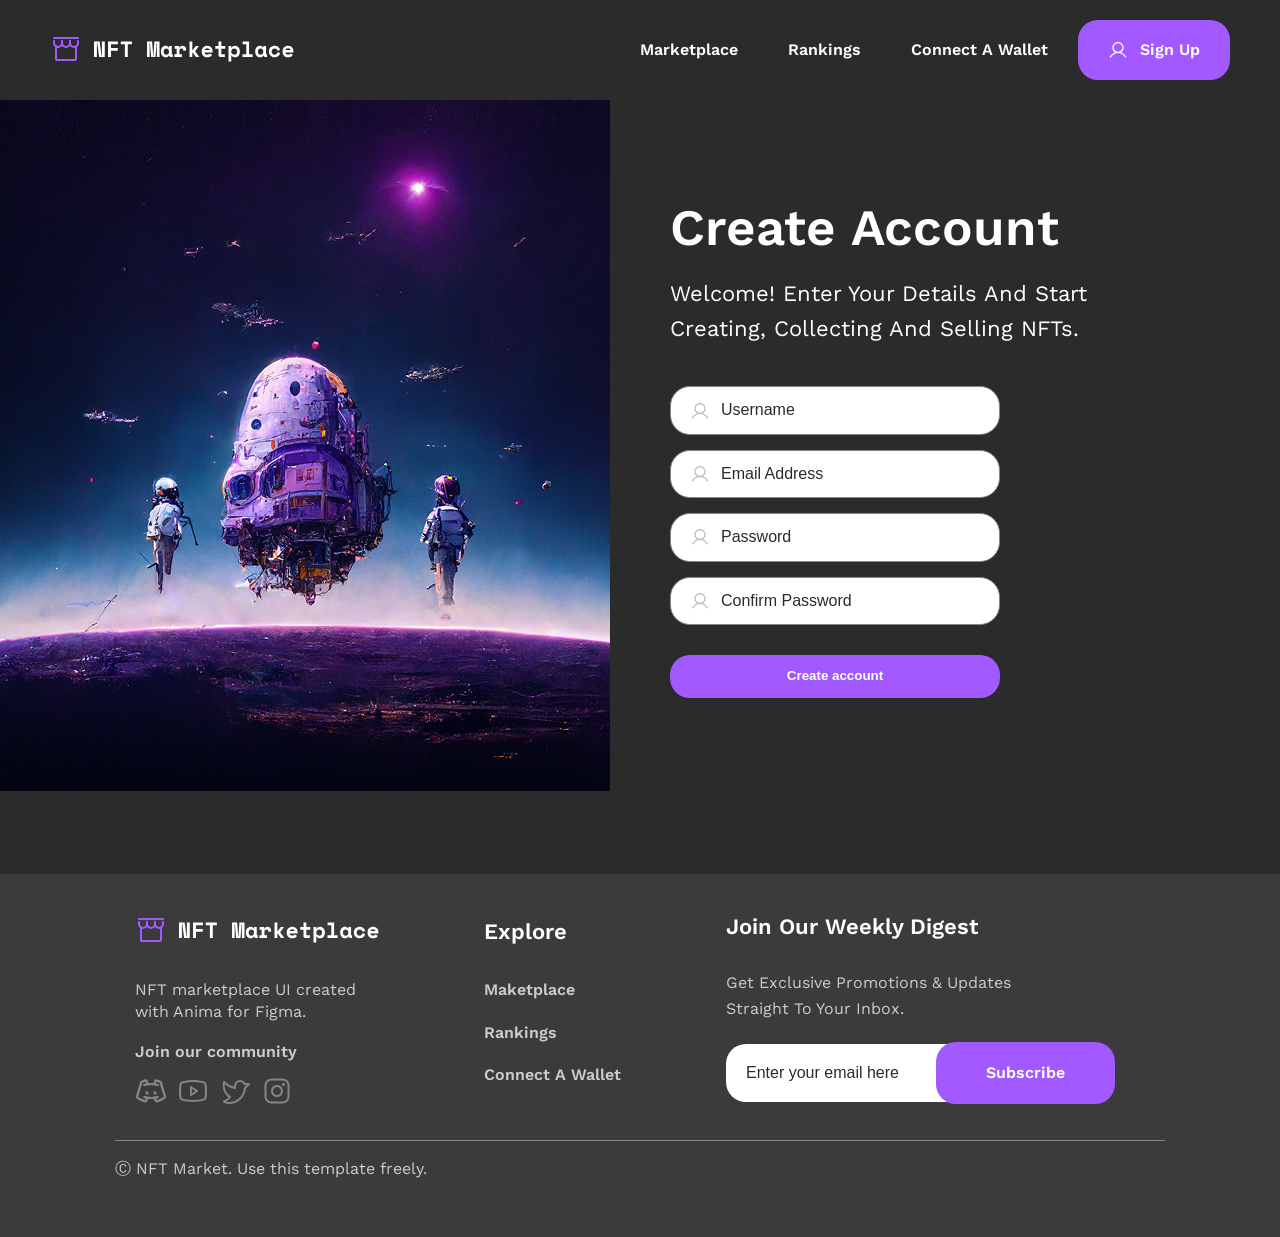
<file: sign-up.html>
<!DOCTYPE html>
<html lang="en">

<head>
    <meta charset="UTF-8">
    <meta name="viewport" content="width=device-width, initial-scale=1.0">
    <title>Sign Up</title>
    <link rel="stylesheet" href="assets/css/reset.css">
    <link rel="stylesheet" href="assets/css/keyframes.css">
    <link rel="stylesheet" href="assets/css/style.css">
</head>

<body>
    <header class="d-flex justify-between align-center">

        <a href="index.html" class="logo">
            <svg xmlns="http://www.w3.org/2000/svg" width="244" height="32" viewBox="0 0 244 32" fill="none">
                <path fill-rule="evenodd" clip-rule="evenodd"
                    d="M6 12.4502C6.55228 12.4502 7 12.8979 7 13.4502V26.0002H25V13.4502C25 12.8979 25.4477 12.4502 26 12.4502C26.5523 12.4502 27 12.8979 27 13.4502V26.0002C27 26.5306 26.7893 27.0393 26.4142 27.4144C26.0391 27.7895 25.5304 28.0002 25 28.0002H7C6.46957 28.0002 5.96086 27.7895 5.58579 27.4144C5.21071 27.0393 5 26.5306 5 26.0002V13.4502C5 12.8979 5.44772 12.4502 6 12.4502Z"
                    fill="#A259FF" />
                <path fill-rule="evenodd" clip-rule="evenodd"
                    d="M3 5C3 4.44772 3.44772 4 4 4H28C28.5523 4 29 4.44772 29 5C29 5.55228 28.5523 6 28 6H4C3.44772 6 3 5.55228 3 5Z"
                    fill="#A259FF" />
                <path fill-rule="evenodd" clip-rule="evenodd"
                    d="M4 7C4.55228 7 5 7.44772 5 8V10C5 10.7956 5.31607 11.5587 5.87868 12.1213C6.44129 12.6839 7.20435 13 8 13C8.79565 13 9.55871 12.6839 10.1213 12.1213C10.6839 11.5587 11 10.7956 11 10V8C11 7.44772 11.4477 7 12 7C12.5523 7 13 7.44772 13 8V10C13 11.3261 12.4732 12.5979 11.5355 13.5355C10.5979 14.4732 9.32608 15 8 15C6.67392 15 5.40215 14.4732 4.46447 13.5355C3.52678 12.5979 3 11.3261 3 10V8C3 7.44772 3.44772 7 4 7Z"
                    fill="#A259FF" />
                <path fill-rule="evenodd" clip-rule="evenodd"
                    d="M12 7C12.5523 7 13 7.44772 13 8V10C13 10.7956 13.3161 11.5587 13.8787 12.1213C14.4413 12.6839 15.2044 13 16 13C16.7956 13 17.5587 12.6839 18.1213 12.1213C18.6839 11.5587 19 10.7956 19 10V8C19 7.44772 19.4477 7 20 7C20.5523 7 21 7.44772 21 8V10C21 11.3261 20.4732 12.5979 19.5355 13.5355C18.5979 14.4732 17.3261 15 16 15C14.6739 15 13.4021 14.4732 12.4645 13.5355C11.5268 12.5979 11 11.3261 11 10V8C11 7.44772 11.4477 7 12 7Z"
                    fill="#A259FF" />
                <path fill-rule="evenodd" clip-rule="evenodd"
                    d="M20 7C20.5523 7 21 7.44772 21 8V10C21 10.7956 21.3161 11.5587 21.8787 12.1213C22.4413 12.6839 23.2044 13 24 13C24.7956 13 25.5587 12.6839 26.1213 12.1213C26.6839 11.5587 27 10.7956 27 10V8C27 7.44772 27.4477 7 28 7C28.5523 7 29 7.44772 29 8V10C29 11.3261 28.4732 12.5979 27.5355 13.5355C26.5979 14.4732 25.3261 15 24 15C22.6739 15 21.4021 14.4732 20.4645 13.5355C19.5268 12.5979 19 11.3261 19 10V8C19 7.44772 19.4477 7 20 7Z"
                    fill="#A259FF" />
                <path
                    d="M51.48 22.5476H51.876V8.59961H54.78V23.9996H49.104L47.3 10.0516H46.904V23.9996H44V8.59961H49.676L51.48 22.5476Z"
                    fill="white" />
                <path
                    d="M58.0647 8.59961H67.9207V11.3716H60.9687V14.8916H67.7887V17.6636H60.9687V23.9996H58.0647V8.59961Z"
                    fill="white" />
                <path d="M70.7874 8.59961H81.8754V11.3716H77.7834V23.9996H74.8794V11.3716H70.7874V8.59961Z"
                    fill="white" />
                <path
                    d="M97.0248 8.59961H102.129L103.009 20.1716V22.4156H103.537V20.1716L104.417 8.59961H109.521V23.9996H106.881V13.7036L107.145 10.1836H106.617L105.473 23.9996H101.117L99.9288 10.1836H99.4008L99.6648 13.7036V23.9996H97.0248V8.59961Z"
                    fill="white" />
                <path
                    d="M118.79 22.4156C118.496 23.1049 118.086 23.5963 117.558 23.8896C117.03 24.1683 116.414 24.3076 115.71 24.3076C115.05 24.3076 114.426 24.1829 113.84 23.9336C113.268 23.6843 112.762 23.3176 112.322 22.8336C111.882 22.3496 111.53 21.7629 111.266 21.0736C111.016 20.3843 110.892 19.5996 110.892 18.7196V18.3676C110.892 17.5023 111.016 16.7249 111.266 16.0356C111.515 15.3463 111.852 14.7596 112.278 14.2756C112.703 13.7916 113.194 13.4249 113.752 13.1756C114.324 12.9116 114.932 12.7796 115.578 12.7796C116.355 12.7796 116.978 12.9116 117.448 13.1756C117.932 13.4396 118.313 13.8503 118.592 14.4076H118.988V13.0876H121.76V20.6996C121.76 21.1396 121.958 21.3596 122.354 21.3596H122.772V23.9996H120.88C120.381 23.9996 119.97 23.8529 119.648 23.5596C119.34 23.2663 119.186 22.8849 119.186 22.4156H118.79ZM116.326 21.6676C117.132 21.6676 117.778 21.4036 118.262 20.8756C118.746 20.3329 118.988 19.5996 118.988 18.6756V18.4116C118.988 17.4876 118.746 16.7616 118.262 16.2336C117.778 15.6909 117.132 15.4196 116.326 15.4196C115.519 15.4196 114.874 15.6909 114.39 16.2336C113.906 16.7616 113.664 17.4876 113.664 18.4116V18.6756C113.664 19.5996 113.906 20.3329 114.39 20.8756C114.874 21.4036 115.519 21.6676 116.326 21.6676Z"
                    fill="white" />
                <path
                    d="M124.67 13.0876H129.29V14.6716H129.686C129.892 14.0703 130.236 13.6083 130.72 13.2856C131.219 12.9483 131.813 12.7796 132.502 12.7796C133.588 12.7796 134.46 13.1243 135.12 13.8136C135.78 14.4883 136.11 15.5223 136.11 16.9156V17.3996L133.25 17.6636V17.3556C133.25 16.7543 133.096 16.2776 132.788 15.9256C132.48 15.5589 132.018 15.3756 131.402 15.3756C130.786 15.3756 130.302 15.5883 129.95 16.0136C129.598 16.4389 129.422 17.0476 129.422 17.8396V21.3596H131.93V23.9996H124.406V21.3596H126.65V15.7276H124.67V13.0876Z"
                    fill="white" />
                <path
                    d="M142.321 17.0916H142.849L145.753 13.0876H148.789V13.2196L145.269 18.2136V18.6096L149.141 23.8676V23.9996H145.973L142.849 19.7316H142.321V23.9996H139.549V8.59961H142.321V17.0916Z"
                    fill="white" />
                <path
                    d="M154.582 19.4456C154.596 19.7683 154.67 20.0689 154.802 20.3476C154.948 20.6116 155.139 20.8463 155.374 21.0516C155.623 21.2423 155.902 21.3963 156.21 21.5136C156.532 21.6163 156.87 21.6676 157.222 21.6676C157.911 21.6676 158.439 21.5503 158.806 21.3156C159.172 21.0663 159.436 20.7729 159.598 20.4356L161.974 21.7556C161.842 22.0343 161.658 22.3276 161.424 22.6356C161.189 22.9289 160.881 23.2003 160.5 23.4496C160.133 23.6989 159.678 23.9043 159.136 24.0656C158.608 24.2269 157.984 24.3076 157.266 24.3076C156.444 24.3076 155.696 24.1756 155.022 23.9116C154.347 23.6476 153.76 23.2663 153.262 22.7676C152.778 22.2689 152.396 21.6603 152.118 20.9416C151.854 20.2229 151.722 19.4089 151.722 18.4996V18.3676C151.722 17.5316 151.861 16.7689 152.14 16.0796C152.433 15.3903 152.829 14.8036 153.328 14.3196C153.826 13.8356 154.406 13.4616 155.066 13.1976C155.74 12.9189 156.459 12.7796 157.222 12.7796C158.16 12.7796 158.967 12.9483 159.642 13.2856C160.316 13.6083 160.874 14.0263 161.314 14.5396C161.754 15.0383 162.076 15.5956 162.282 16.2116C162.487 16.8129 162.59 17.3996 162.59 17.9716V19.4456H154.582ZM157.2 15.2876C156.496 15.2876 155.924 15.4709 155.484 15.8376C155.044 16.1896 154.758 16.6003 154.626 17.0696H159.774C159.686 16.5563 159.407 16.1309 158.938 15.7936C158.483 15.4563 157.904 15.2876 157.2 15.2876Z"
                    fill="white" />
                <path
                    d="M165.302 13.0876H168.536V8.59961H171.308V13.0876H175.246V15.7276H171.308V20.6996C171.308 21.1396 171.506 21.3596 171.902 21.3596H174.85V23.9996H170.23C169.732 23.9996 169.321 23.8383 168.998 23.5156C168.69 23.1929 168.536 22.7823 168.536 22.2836V15.7276H165.302V13.0876Z"
                    fill="white" />
                <path
                    d="M181.281 28.3996H178.509V13.0876H181.281V14.6716H181.677C181.97 14.0703 182.396 13.6083 182.953 13.2856C183.51 12.9483 184.222 12.7796 185.087 12.7796C185.732 12.7796 186.341 12.9043 186.913 13.1536C187.5 13.4029 188.006 13.7696 188.431 14.2536C188.871 14.7229 189.216 15.3023 189.465 15.9916C189.729 16.6809 189.861 17.4656 189.861 18.3456V18.7416C189.861 19.6363 189.736 20.4283 189.487 21.1176C189.238 21.8069 188.9 22.3936 188.475 22.8776C188.05 23.3469 187.544 23.7063 186.957 23.9556C186.385 24.1903 185.762 24.3076 185.087 24.3076C184.588 24.3076 184.156 24.2563 183.789 24.1536C183.422 24.0509 183.1 23.9116 182.821 23.7356C182.557 23.5596 182.33 23.3616 182.139 23.1416C181.963 22.9069 181.809 22.6649 181.677 22.4156H181.281V28.3996ZM184.185 21.6676C185.05 21.6676 185.747 21.4036 186.275 20.8756C186.818 20.3329 187.089 19.5996 187.089 18.6756V18.4116C187.089 17.4876 186.818 16.7616 186.275 16.2336C185.747 15.6909 185.05 15.4196 184.185 15.4196C183.32 15.4196 182.616 15.6983 182.073 16.2556C181.545 16.7983 181.281 17.5169 181.281 18.4116V18.6756C181.281 19.5703 181.545 20.2963 182.073 20.8536C182.616 21.3963 183.32 21.6676 184.185 21.6676Z"
                    fill="white" />
                <path
                    d="M192.486 21.3596H196.314V11.2396H192.618V8.59961H199.086V21.3596H202.65V23.9996H192.486V21.3596Z"
                    fill="white" />
                <path
                    d="M213.084 22.4156C212.791 23.1049 212.38 23.5963 211.852 23.8896C211.324 24.1683 210.708 24.3076 210.004 24.3076C209.344 24.3076 208.721 24.1829 208.134 23.9336C207.562 23.6843 207.056 23.3176 206.616 22.8336C206.176 22.3496 205.824 21.7629 205.56 21.0736C205.311 20.3843 205.186 19.5996 205.186 18.7196V18.3676C205.186 17.5023 205.311 16.7249 205.56 16.0356C205.81 15.3463 206.147 14.7596 206.572 14.2756C206.998 13.7916 207.489 13.4249 208.046 13.1756C208.618 12.9116 209.227 12.7796 209.872 12.7796C210.65 12.7796 211.273 12.9116 211.742 13.1756C212.226 13.4396 212.608 13.8503 212.886 14.4076H213.282V13.0876H216.054V20.6996C216.054 21.1396 216.252 21.3596 216.648 21.3596H217.066V23.9996H215.174C214.676 23.9996 214.265 23.8529 213.942 23.5596C213.634 23.2663 213.48 22.8849 213.48 22.4156H213.084ZM210.62 21.6676C211.427 21.6676 212.072 21.4036 212.556 20.8756C213.04 20.3329 213.282 19.5996 213.282 18.6756V18.4116C213.282 17.4876 213.04 16.7616 212.556 16.2336C212.072 15.6909 211.427 15.4196 210.62 15.4196C209.814 15.4196 209.168 15.6909 208.684 16.2336C208.2 16.7616 207.958 17.4876 207.958 18.4116V18.6756C207.958 19.5996 208.2 20.3329 208.684 20.8756C209.168 21.4036 209.814 21.6676 210.62 21.6676Z"
                    fill="white" />
                <path
                    d="M230.141 19.9956C229.892 21.2863 229.298 22.3276 228.359 23.1196C227.435 23.9116 226.196 24.3076 224.641 24.3076C223.834 24.3076 223.079 24.1829 222.375 23.9336C221.686 23.6843 221.084 23.3249 220.571 22.8556C220.058 22.3863 219.654 21.8069 219.361 21.1176C219.068 20.4283 218.921 19.6436 218.921 18.7636V18.4996C218.921 17.6196 219.068 16.8276 219.361 16.1236C219.654 15.4196 220.058 14.8183 220.571 14.3196C221.099 13.8209 221.708 13.4396 222.397 13.1756C223.101 12.9116 223.849 12.7796 224.641 12.7796C226.166 12.7796 227.398 13.1756 228.337 13.9676C229.29 14.7596 229.892 15.8009 230.141 17.0916L227.413 17.7956C227.325 17.1503 227.046 16.5929 226.577 16.1236C226.108 15.6543 225.448 15.4196 224.597 15.4196C224.201 15.4196 223.827 15.4929 223.475 15.6396C223.123 15.7863 222.815 15.9989 222.551 16.2776C222.287 16.5416 222.074 16.8716 221.913 17.2676C221.766 17.6489 221.693 18.0816 221.693 18.5656V18.6976C221.693 19.1816 221.766 19.6143 221.913 19.9956C222.074 20.3623 222.287 20.6703 222.551 20.9196C222.815 21.1689 223.123 21.3596 223.475 21.4916C223.827 21.6089 224.201 21.6676 224.597 21.6676C225.448 21.6676 226.093 21.4549 226.533 21.0296C226.988 20.6043 227.281 20.0323 227.413 19.3136L230.141 19.9956Z"
                    fill="white" />
                <path
                    d="M235.406 19.4456C235.421 19.7683 235.494 20.0689 235.626 20.3476C235.773 20.6116 235.963 20.8463 236.198 21.0516C236.447 21.2423 236.726 21.3963 237.034 21.5136C237.357 21.6163 237.694 21.6676 238.046 21.6676C238.735 21.6676 239.263 21.5503 239.63 21.3156C239.997 21.0663 240.261 20.7729 240.422 20.4356L242.798 21.7556C242.666 22.0343 242.483 22.3276 242.248 22.6356C242.013 22.9289 241.705 23.2003 241.324 23.4496C240.957 23.6989 240.503 23.9043 239.96 24.0656C239.432 24.2269 238.809 24.3076 238.09 24.3076C237.269 24.3076 236.521 24.1756 235.846 23.9116C235.171 23.6476 234.585 23.2663 234.086 22.7676C233.602 22.2689 233.221 21.6603 232.942 20.9416C232.678 20.2229 232.546 19.4089 232.546 18.4996V18.3676C232.546 17.5316 232.685 16.7689 232.964 16.0796C233.257 15.3903 233.653 14.8036 234.152 14.3196C234.651 13.8356 235.23 13.4616 235.89 13.1976C236.565 12.9189 237.283 12.7796 238.046 12.7796C238.985 12.7796 239.791 12.9483 240.466 13.2856C241.141 13.6083 241.698 14.0263 242.138 14.5396C242.578 15.0383 242.901 15.5956 243.106 16.2116C243.311 16.8129 243.414 17.3996 243.414 17.9716V19.4456H235.406ZM238.024 15.2876C237.32 15.2876 236.748 15.4709 236.308 15.8376C235.868 16.1896 235.582 16.6003 235.45 17.0696H240.598C240.51 16.5563 240.231 16.1309 239.762 15.7936C239.307 15.4563 238.728 15.2876 238.024 15.2876Z"
                    fill="white" />
            </svg>
        </a>
        <nav class="main-navigation">
            <ul class="d-flex align-center">
                <li>
                    <a href="">marketplace</a>
                </li>
                <li>
                    <a href="">rankings</a>
                </li>
                <li>
                    <a href="">connect a wallet</a>
                </li>
                <li>
                    <a class="btn nav d-flex align-center bg-cta" href="sign-up.html">
                        <img src="assets/images/icons/user.svg" alt="user icon">
                        sign up
                    </a>
                </li>
            </ul>
            <div class="burger">
                <svg xmlns="http://www.w3.org/2000/svg" width="24" height="24" viewBox="0 0 24 24" fill="none">
                    <path
                        d="M3 12C3 11.5858 3.33579 11.25 3.75 11.25H20.25C20.6642 11.25 21 11.5858 21 12C21 12.4142 20.6642 12.75 20.25 12.75H3.75C3.33579 12.75 3 12.4142 3 12Z"
                        fill-rule="evenodd" clip-rule="evenodd" fill="white" />
                    <path
                        d="M3 6C3 5.58579 3.33579 5.25 3.75 5.25H15C15.4142 5.25 15.75 5.58579 15.75 6C15.75 6.41421 15.4142 6.75 15 6.75H3.75C3.33579 6.75 3 6.41421 3 6Z"
                        fill-rule="evenodd" clip-rule="evenodd" fill="white" />
                    <path
                        d="M3 18C3 17.5858 3.33579 17.25 3.75 17.25H15C15.4142 17.25 15.75 17.5858 15.75 18C15.75 18.4142 15.4142 18.75 15 18.75H3.75C3.33579 18.75 3 18.4142 3 18Z"
                        fill-rule="evenodd" clip-rule="evenodd" fill="white" />
                </svg>
            </div>
        </nav>
    </header>
    <main>
        <section class="sign-up d-flex">
            <picture>
                <!-- Mobile: tall portrait crop -->
                <source media="(max-width: 820px)" srcset="assets/images/magic-futuristic-mobile.png">
                <!-- Tablet: square crop -->
                <source media="(max-width: 1025px)" srcset="assets/images/magic-futuristic-tablet.png">
                <!-- Desktop: full landscape -->
                <img src="assets/images/magic-futuristic.png" alt="magical futuristic" width="" height="">
            </picture>
            <div class="content">
                <h1 class="lh-110 bold-600 capitalize">
                    create account
                </h1>
                <p class="lh-160 capitalize">
                    Welcome! enter your details and start creating, collecting and selling NFTs.
                </p>
                <form class="">
                    <div class="input-wrapper">
                        <input class="lh-140" type="text" placeholder="Username">
                        <svg xmlns="http://www.w3.org/2000/svg" width="20" height="20" viewBox="0 0 20 20" fill="none">
                            <path fill-rule="evenodd" clip-rule="evenodd"
                                d="M10 3.125C7.58375 3.125 5.625 5.08375 5.625 7.5C5.625 9.91625 7.58375 11.875 10 11.875C12.4162 11.875 14.375 9.91625 14.375 7.5C14.375 5.08375 12.4162 3.125 10 3.125ZM4.375 7.5C4.375 4.3934 6.8934 1.875 10 1.875C13.1066 1.875 15.625 4.3934 15.625 7.5C15.625 10.6066 13.1066 13.125 10 13.125C6.8934 13.125 4.375 10.6066 4.375 7.5Z"
                                fill="#BDBDBD" />
                            <path fill-rule="evenodd" clip-rule="evenodd"
                                d="M10.0001 13.124C8.57374 13.124 7.17251 13.4995 5.93728 14.2128C4.70205 14.926 3.67634 15.9518 2.96327 17.1872C2.79071 17.4861 2.40848 17.5886 2.10953 17.416C1.81058 17.2435 1.70812 16.8612 1.88068 16.5623C2.70345 15.1369 3.88696 13.9532 5.31223 13.1303C6.7375 12.3073 8.3543 11.874 10.0001 11.874C11.6459 11.874 13.2627 12.3073 14.688 13.1303C16.1132 13.9532 17.2968 15.1369 18.1195 16.5623C18.2921 16.8612 18.1896 17.2435 17.8907 17.416C17.5917 17.5886 17.2095 17.4861 17.0369 17.1872C16.3239 15.9518 15.2982 14.926 14.0629 14.2128C12.8277 13.4995 11.4265 13.124 10.0001 13.124Z"
                                fill="#BDBDBD" />
                        </svg>
                    </div>
                    <div class="input-wrapper">
                        <input class="lh-140" type="email" placeholder="Email Address">
                        <svg xmlns="http://www.w3.org/2000/svg" width="20" height="20" viewBox="0 0 20 20" fill="none">
                            <path fill-rule="evenodd" clip-rule="evenodd"
                                d="M10 3.125C7.58375 3.125 5.625 5.08375 5.625 7.5C5.625 9.91625 7.58375 11.875 10 11.875C12.4162 11.875 14.375 9.91625 14.375 7.5C14.375 5.08375 12.4162 3.125 10 3.125ZM4.375 7.5C4.375 4.3934 6.8934 1.875 10 1.875C13.1066 1.875 15.625 4.3934 15.625 7.5C15.625 10.6066 13.1066 13.125 10 13.125C6.8934 13.125 4.375 10.6066 4.375 7.5Z"
                                fill="#BDBDBD" />
                            <path fill-rule="evenodd" clip-rule="evenodd"
                                d="M10.0001 13.124C8.57374 13.124 7.17251 13.4995 5.93728 14.2128C4.70205 14.926 3.67634 15.9518 2.96327 17.1872C2.79071 17.4861 2.40848 17.5886 2.10953 17.416C1.81058 17.2435 1.70812 16.8612 1.88068 16.5623C2.70345 15.1369 3.88696 13.9532 5.31223 13.1303C6.7375 12.3073 8.3543 11.874 10.0001 11.874C11.6459 11.874 13.2627 12.3073 14.688 13.1303C16.1132 13.9532 17.2968 15.1369 18.1195 16.5623C18.2921 16.8612 18.1896 17.2435 17.8907 17.416C17.5917 17.5886 17.2095 17.4861 17.0369 17.1872C16.3239 15.9518 15.2982 14.926 14.0629 14.2128C12.8277 13.4995 11.4265 13.124 10.0001 13.124Z"
                                fill="#BDBDBD" />
                        </svg>
                    </div>
                    <div class="input-wrapper">
                        <input class="lh-140" type="password" placeholder="Password">
                        <svg xmlns="http://www.w3.org/2000/svg" width="20" height="20" viewBox="0 0 20 20" fill="none">
                            <path fill-rule="evenodd" clip-rule="evenodd"
                                d="M10 3.125C7.58375 3.125 5.625 5.08375 5.625 7.5C5.625 9.91625 7.58375 11.875 10 11.875C12.4162 11.875 14.375 9.91625 14.375 7.5C14.375 5.08375 12.4162 3.125 10 3.125ZM4.375 7.5C4.375 4.3934 6.8934 1.875 10 1.875C13.1066 1.875 15.625 4.3934 15.625 7.5C15.625 10.6066 13.1066 13.125 10 13.125C6.8934 13.125 4.375 10.6066 4.375 7.5Z"
                                fill="#BDBDBD" />
                            <path fill-rule="evenodd" clip-rule="evenodd"
                                d="M10.0001 13.124C8.57374 13.124 7.17251 13.4995 5.93728 14.2128C4.70205 14.926 3.67634 15.9518 2.96327 17.1872C2.79071 17.4861 2.40848 17.5886 2.10953 17.416C1.81058 17.2435 1.70812 16.8612 1.88068 16.5623C2.70345 15.1369 3.88696 13.9532 5.31223 13.1303C6.7375 12.3073 8.3543 11.874 10.0001 11.874C11.6459 11.874 13.2627 12.3073 14.688 13.1303C16.1132 13.9532 17.2968 15.1369 18.1195 16.5623C18.2921 16.8612 18.1896 17.2435 17.8907 17.416C17.5917 17.5886 17.2095 17.4861 17.0369 17.1872C16.3239 15.9518 15.2982 14.926 14.0629 14.2128C12.8277 13.4995 11.4265 13.124 10.0001 13.124Z"
                                fill="#BDBDBD" />
                        </svg>
                    </div>
                    <div class="input-wrapper">
                        <input class="lh-140" type="password" placeholder="Confirm Password">
                        <svg xmlns="http://www.w3.org/2000/svg" width="20" height="20" viewBox="0 0 20 20" fill="none">
                            <path fill-rule="evenodd" clip-rule="evenodd"
                                d="M10 3.125C7.58375 3.125 5.625 5.08375 5.625 7.5C5.625 9.91625 7.58375 11.875 10 11.875C12.4162 11.875 14.375 9.91625 14.375 7.5C14.375 5.08375 12.4162 3.125 10 3.125ZM4.375 7.5C4.375 4.3934 6.8934 1.875 10 1.875C13.1066 1.875 15.625 4.3934 15.625 7.5C15.625 10.6066 13.1066 13.125 10 13.125C6.8934 13.125 4.375 10.6066 4.375 7.5Z"
                                fill="#BDBDBD" />
                            <path fill-rule="evenodd" clip-rule="evenodd"
                                d="M10.0001 13.124C8.57374 13.124 7.17251 13.4995 5.93728 14.2128C4.70205 14.926 3.67634 15.9518 2.96327 17.1872C2.79071 17.4861 2.40848 17.5886 2.10953 17.416C1.81058 17.2435 1.70812 16.8612 1.88068 16.5623C2.70345 15.1369 3.88696 13.9532 5.31223 13.1303C6.7375 12.3073 8.3543 11.874 10.0001 11.874C11.6459 11.874 13.2627 12.3073 14.688 13.1303C16.1132 13.9532 17.2968 15.1369 18.1195 16.5623C18.2921 16.8612 18.1896 17.2435 17.8907 17.416C17.5917 17.5886 17.2095 17.4861 17.0369 17.1872C16.3239 15.9518 15.2982 14.926 14.0629 14.2128C12.8277 13.4995 11.4265 13.124 10.0001 13.124Z"
                                fill="#BDBDBD" />
                        </svg>
                    </div>
                    <button type="submit" class="lh-140 bold-600">Create account</button>
                </form>
            </div>
        </section>
    </main>
    <footer>
        <div class="container">
            <div class="wrapper d-flex justify-between">
                <div>
                    <a href="index.html" class="logo d-block">
                        <svg xmlns="http://www.w3.org/2000/svg" width="244" height="32" viewBox="0 0 244 32"
                            fill="none">
                            <path fill-rule="evenodd" clip-rule="evenodd"
                                d="M6 12.4502C6.55228 12.4502 7 12.8979 7 13.4502V26.0002H25V13.4502C25 12.8979 25.4477 12.4502 26 12.4502C26.5523 12.4502 27 12.8979 27 13.4502V26.0002C27 26.5306 26.7893 27.0393 26.4142 27.4144C26.0391 27.7895 25.5304 28.0002 25 28.0002H7C6.46957 28.0002 5.96086 27.7895 5.58579 27.4144C5.21071 27.0393 5 26.5306 5 26.0002V13.4502C5 12.8979 5.44772 12.4502 6 12.4502Z"
                                fill="#A259FF" />
                            <path fill-rule="evenodd" clip-rule="evenodd"
                                d="M3 5C3 4.44772 3.44772 4 4 4H28C28.5523 4 29 4.44772 29 5C29 5.55228 28.5523 6 28 6H4C3.44772 6 3 5.55228 3 5Z"
                                fill="#A259FF" />
                            <path fill-rule="evenodd" clip-rule="evenodd"
                                d="M4 7C4.55228 7 5 7.44772 5 8V10C5 10.7956 5.31607 11.5587 5.87868 12.1213C6.44129 12.6839 7.20435 13 8 13C8.79565 13 9.55871 12.6839 10.1213 12.1213C10.6839 11.5587 11 10.7956 11 10V8C11 7.44772 11.4477 7 12 7C12.5523 7 13 7.44772 13 8V10C13 11.3261 12.4732 12.5979 11.5355 13.5355C10.5979 14.4732 9.32608 15 8 15C6.67392 15 5.40215 14.4732 4.46447 13.5355C3.52678 12.5979 3 11.3261 3 10V8C3 7.44772 3.44772 7 4 7Z"
                                fill="#A259FF" />
                            <path fill-rule="evenodd" clip-rule="evenodd"
                                d="M12 7C12.5523 7 13 7.44772 13 8V10C13 10.7956 13.3161 11.5587 13.8787 12.1213C14.4413 12.6839 15.2044 13 16 13C16.7956 13 17.5587 12.6839 18.1213 12.1213C18.6839 11.5587 19 10.7956 19 10V8C19 7.44772 19.4477 7 20 7C20.5523 7 21 7.44772 21 8V10C21 11.3261 20.4732 12.5979 19.5355 13.5355C18.5979 14.4732 17.3261 15 16 15C14.6739 15 13.4021 14.4732 12.4645 13.5355C11.5268 12.5979 11 11.3261 11 10V8C11 7.44772 11.4477 7 12 7Z"
                                fill="#A259FF" />
                            <path fill-rule="evenodd" clip-rule="evenodd"
                                d="M20 7C20.5523 7 21 7.44772 21 8V10C21 10.7956 21.3161 11.5587 21.8787 12.1213C22.4413 12.6839 23.2044 13 24 13C24.7956 13 25.5587 12.6839 26.1213 12.1213C26.6839 11.5587 27 10.7956 27 10V8C27 7.44772 27.4477 7 28 7C28.5523 7 29 7.44772 29 8V10C29 11.3261 28.4732 12.5979 27.5355 13.5355C26.5979 14.4732 25.3261 15 24 15C22.6739 15 21.4021 14.4732 20.4645 13.5355C19.5268 12.5979 19 11.3261 19 10V8C19 7.44772 19.4477 7 20 7Z"
                                fill="#A259FF" />
                            <path
                                d="M51.48 22.5476H51.876V8.59961H54.78V23.9996H49.104L47.3 10.0516H46.904V23.9996H44V8.59961H49.676L51.48 22.5476Z"
                                fill="white" />
                            <path
                                d="M58.0647 8.59961H67.9207V11.3716H60.9687V14.8916H67.7887V17.6636H60.9687V23.9996H58.0647V8.59961Z"
                                fill="white" />
                            <path d="M70.7874 8.59961H81.8754V11.3716H77.7834V23.9996H74.8794V11.3716H70.7874V8.59961Z"
                                fill="white" />
                            <path
                                d="M97.0248 8.59961H102.129L103.009 20.1716V22.4156H103.537V20.1716L104.417 8.59961H109.521V23.9996H106.881V13.7036L107.145 10.1836H106.617L105.473 23.9996H101.117L99.9288 10.1836H99.4008L99.6648 13.7036V23.9996H97.0248V8.59961Z"
                                fill="white" />
                            <path
                                d="M118.79 22.4156C118.496 23.1049 118.086 23.5963 117.558 23.8896C117.03 24.1683 116.414 24.3076 115.71 24.3076C115.05 24.3076 114.426 24.1829 113.84 23.9336C113.268 23.6843 112.762 23.3176 112.322 22.8336C111.882 22.3496 111.53 21.7629 111.266 21.0736C111.016 20.3843 110.892 19.5996 110.892 18.7196V18.3676C110.892 17.5023 111.016 16.7249 111.266 16.0356C111.515 15.3463 111.852 14.7596 112.278 14.2756C112.703 13.7916 113.194 13.4249 113.752 13.1756C114.324 12.9116 114.932 12.7796 115.578 12.7796C116.355 12.7796 116.978 12.9116 117.448 13.1756C117.932 13.4396 118.313 13.8503 118.592 14.4076H118.988V13.0876H121.76V20.6996C121.76 21.1396 121.958 21.3596 122.354 21.3596H122.772V23.9996H120.88C120.381 23.9996 119.97 23.8529 119.648 23.5596C119.34 23.2663 119.186 22.8849 119.186 22.4156H118.79ZM116.326 21.6676C117.132 21.6676 117.778 21.4036 118.262 20.8756C118.746 20.3329 118.988 19.5996 118.988 18.6756V18.4116C118.988 17.4876 118.746 16.7616 118.262 16.2336C117.778 15.6909 117.132 15.4196 116.326 15.4196C115.519 15.4196 114.874 15.6909 114.39 16.2336C113.906 16.7616 113.664 17.4876 113.664 18.4116V18.6756C113.664 19.5996 113.906 20.3329 114.39 20.8756C114.874 21.4036 115.519 21.6676 116.326 21.6676Z"
                                fill="white" />
                            <path
                                d="M124.67 13.0876H129.29V14.6716H129.686C129.892 14.0703 130.236 13.6083 130.72 13.2856C131.219 12.9483 131.813 12.7796 132.502 12.7796C133.588 12.7796 134.46 13.1243 135.12 13.8136C135.78 14.4883 136.11 15.5223 136.11 16.9156V17.3996L133.25 17.6636V17.3556C133.25 16.7543 133.096 16.2776 132.788 15.9256C132.48 15.5589 132.018 15.3756 131.402 15.3756C130.786 15.3756 130.302 15.5883 129.95 16.0136C129.598 16.4389 129.422 17.0476 129.422 17.8396V21.3596H131.93V23.9996H124.406V21.3596H126.65V15.7276H124.67V13.0876Z"
                                fill="white" />
                            <path
                                d="M142.321 17.0916H142.849L145.753 13.0876H148.789V13.2196L145.269 18.2136V18.6096L149.141 23.8676V23.9996H145.973L142.849 19.7316H142.321V23.9996H139.549V8.59961H142.321V17.0916Z"
                                fill="white" />
                            <path
                                d="M154.582 19.4456C154.596 19.7683 154.67 20.0689 154.802 20.3476C154.948 20.6116 155.139 20.8463 155.374 21.0516C155.623 21.2423 155.902 21.3963 156.21 21.5136C156.532 21.6163 156.87 21.6676 157.222 21.6676C157.911 21.6676 158.439 21.5503 158.806 21.3156C159.172 21.0663 159.436 20.7729 159.598 20.4356L161.974 21.7556C161.842 22.0343 161.658 22.3276 161.424 22.6356C161.189 22.9289 160.881 23.2003 160.5 23.4496C160.133 23.6989 159.678 23.9043 159.136 24.0656C158.608 24.2269 157.984 24.3076 157.266 24.3076C156.444 24.3076 155.696 24.1756 155.022 23.9116C154.347 23.6476 153.76 23.2663 153.262 22.7676C152.778 22.2689 152.396 21.6603 152.118 20.9416C151.854 20.2229 151.722 19.4089 151.722 18.4996V18.3676C151.722 17.5316 151.861 16.7689 152.14 16.0796C152.433 15.3903 152.829 14.8036 153.328 14.3196C153.826 13.8356 154.406 13.4616 155.066 13.1976C155.74 12.9189 156.459 12.7796 157.222 12.7796C158.16 12.7796 158.967 12.9483 159.642 13.2856C160.316 13.6083 160.874 14.0263 161.314 14.5396C161.754 15.0383 162.076 15.5956 162.282 16.2116C162.487 16.8129 162.59 17.3996 162.59 17.9716V19.4456H154.582ZM157.2 15.2876C156.496 15.2876 155.924 15.4709 155.484 15.8376C155.044 16.1896 154.758 16.6003 154.626 17.0696H159.774C159.686 16.5563 159.407 16.1309 158.938 15.7936C158.483 15.4563 157.904 15.2876 157.2 15.2876Z"
                                fill="white" />
                            <path
                                d="M165.302 13.0876H168.536V8.59961H171.308V13.0876H175.246V15.7276H171.308V20.6996C171.308 21.1396 171.506 21.3596 171.902 21.3596H174.85V23.9996H170.23C169.732 23.9996 169.321 23.8383 168.998 23.5156C168.69 23.1929 168.536 22.7823 168.536 22.2836V15.7276H165.302V13.0876Z"
                                fill="white" />
                            <path
                                d="M181.281 28.3996H178.509V13.0876H181.281V14.6716H181.677C181.97 14.0703 182.396 13.6083 182.953 13.2856C183.51 12.9483 184.222 12.7796 185.087 12.7796C185.732 12.7796 186.341 12.9043 186.913 13.1536C187.5 13.4029 188.006 13.7696 188.431 14.2536C188.871 14.7229 189.216 15.3023 189.465 15.9916C189.729 16.6809 189.861 17.4656 189.861 18.3456V18.7416C189.861 19.6363 189.736 20.4283 189.487 21.1176C189.238 21.8069 188.9 22.3936 188.475 22.8776C188.05 23.3469 187.544 23.7063 186.957 23.9556C186.385 24.1903 185.762 24.3076 185.087 24.3076C184.588 24.3076 184.156 24.2563 183.789 24.1536C183.422 24.0509 183.1 23.9116 182.821 23.7356C182.557 23.5596 182.33 23.3616 182.139 23.1416C181.963 22.9069 181.809 22.6649 181.677 22.4156H181.281V28.3996ZM184.185 21.6676C185.05 21.6676 185.747 21.4036 186.275 20.8756C186.818 20.3329 187.089 19.5996 187.089 18.6756V18.4116C187.089 17.4876 186.818 16.7616 186.275 16.2336C185.747 15.6909 185.05 15.4196 184.185 15.4196C183.32 15.4196 182.616 15.6983 182.073 16.2556C181.545 16.7983 181.281 17.5169 181.281 18.4116V18.6756C181.281 19.5703 181.545 20.2963 182.073 20.8536C182.616 21.3963 183.32 21.6676 184.185 21.6676Z"
                                fill="white" />
                            <path
                                d="M192.486 21.3596H196.314V11.2396H192.618V8.59961H199.086V21.3596H202.65V23.9996H192.486V21.3596Z"
                                fill="white" />
                            <path
                                d="M213.084 22.4156C212.791 23.1049 212.38 23.5963 211.852 23.8896C211.324 24.1683 210.708 24.3076 210.004 24.3076C209.344 24.3076 208.721 24.1829 208.134 23.9336C207.562 23.6843 207.056 23.3176 206.616 22.8336C206.176 22.3496 205.824 21.7629 205.56 21.0736C205.311 20.3843 205.186 19.5996 205.186 18.7196V18.3676C205.186 17.5023 205.311 16.7249 205.56 16.0356C205.81 15.3463 206.147 14.7596 206.572 14.2756C206.998 13.7916 207.489 13.4249 208.046 13.1756C208.618 12.9116 209.227 12.7796 209.872 12.7796C210.65 12.7796 211.273 12.9116 211.742 13.1756C212.226 13.4396 212.608 13.8503 212.886 14.4076H213.282V13.0876H216.054V20.6996C216.054 21.1396 216.252 21.3596 216.648 21.3596H217.066V23.9996H215.174C214.676 23.9996 214.265 23.8529 213.942 23.5596C213.634 23.2663 213.48 22.8849 213.48 22.4156H213.084ZM210.62 21.6676C211.427 21.6676 212.072 21.4036 212.556 20.8756C213.04 20.3329 213.282 19.5996 213.282 18.6756V18.4116C213.282 17.4876 213.04 16.7616 212.556 16.2336C212.072 15.6909 211.427 15.4196 210.62 15.4196C209.814 15.4196 209.168 15.6909 208.684 16.2336C208.2 16.7616 207.958 17.4876 207.958 18.4116V18.6756C207.958 19.5996 208.2 20.3329 208.684 20.8756C209.168 21.4036 209.814 21.6676 210.62 21.6676Z"
                                fill="white" />
                            <path
                                d="M230.141 19.9956C229.892 21.2863 229.298 22.3276 228.359 23.1196C227.435 23.9116 226.196 24.3076 224.641 24.3076C223.834 24.3076 223.079 24.1829 222.375 23.9336C221.686 23.6843 221.084 23.3249 220.571 22.8556C220.058 22.3863 219.654 21.8069 219.361 21.1176C219.068 20.4283 218.921 19.6436 218.921 18.7636V18.4996C218.921 17.6196 219.068 16.8276 219.361 16.1236C219.654 15.4196 220.058 14.8183 220.571 14.3196C221.099 13.8209 221.708 13.4396 222.397 13.1756C223.101 12.9116 223.849 12.7796 224.641 12.7796C226.166 12.7796 227.398 13.1756 228.337 13.9676C229.29 14.7596 229.892 15.8009 230.141 17.0916L227.413 17.7956C227.325 17.1503 227.046 16.5929 226.577 16.1236C226.108 15.6543 225.448 15.4196 224.597 15.4196C224.201 15.4196 223.827 15.4929 223.475 15.6396C223.123 15.7863 222.815 15.9989 222.551 16.2776C222.287 16.5416 222.074 16.8716 221.913 17.2676C221.766 17.6489 221.693 18.0816 221.693 18.5656V18.6976C221.693 19.1816 221.766 19.6143 221.913 19.9956C222.074 20.3623 222.287 20.6703 222.551 20.9196C222.815 21.1689 223.123 21.3596 223.475 21.4916C223.827 21.6089 224.201 21.6676 224.597 21.6676C225.448 21.6676 226.093 21.4549 226.533 21.0296C226.988 20.6043 227.281 20.0323 227.413 19.3136L230.141 19.9956Z"
                                fill="white" />
                            <path
                                d="M235.406 19.4456C235.421 19.7683 235.494 20.0689 235.626 20.3476C235.773 20.6116 235.963 20.8463 236.198 21.0516C236.447 21.2423 236.726 21.3963 237.034 21.5136C237.357 21.6163 237.694 21.6676 238.046 21.6676C238.735 21.6676 239.263 21.5503 239.63 21.3156C239.997 21.0663 240.261 20.7729 240.422 20.4356L242.798 21.7556C242.666 22.0343 242.483 22.3276 242.248 22.6356C242.013 22.9289 241.705 23.2003 241.324 23.4496C240.957 23.6989 240.503 23.9043 239.96 24.0656C239.432 24.2269 238.809 24.3076 238.09 24.3076C237.269 24.3076 236.521 24.1756 235.846 23.9116C235.171 23.6476 234.585 23.2663 234.086 22.7676C233.602 22.2689 233.221 21.6603 232.942 20.9416C232.678 20.2229 232.546 19.4089 232.546 18.4996V18.3676C232.546 17.5316 232.685 16.7689 232.964 16.0796C233.257 15.3903 233.653 14.8036 234.152 14.3196C234.651 13.8356 235.23 13.4616 235.89 13.1976C236.565 12.9189 237.283 12.7796 238.046 12.7796C238.985 12.7796 239.791 12.9483 240.466 13.2856C241.141 13.6083 241.698 14.0263 242.138 14.5396C242.578 15.0383 242.901 15.5956 243.106 16.2116C243.311 16.8129 243.414 17.3996 243.414 17.9716V19.4456H235.406ZM238.024 15.2876C237.32 15.2876 236.748 15.4709 236.308 15.8376C235.868 16.1896 235.582 16.6003 235.45 17.0696H240.598C240.51 16.5563 240.231 16.1309 239.762 15.7936C239.307 15.4563 238.728 15.2876 238.024 15.2876Z"
                                fill="white" />
                        </svg>

                    </a>
                    <p class="lh-140">NFT marketplace UI created with Anima for Figma.</p>
                    <h5>Join our community</h5>
                    <div class="socials-wrapper d-flex align-center">
                        <a href="#"><img src="assets/images/icons/discord.svg" alt="discord icon"></a>
                        <a href="#"><img src="assets/images/icons/youtube.svg" alt="youtube icon"></a>
                        <a href="#"><img src="assets/images/icons/twitter.svg" alt="twitter icon"></a>
                        <a href="#"><img src="assets/images/icons/instagram.svg" alt="instagram icon"></a>
                    </div>

                </div>
                <div>
                    <h2 class="capitalize lh-160 bold-600">explore</h2>
                    <ul>
                        <li><a class="lh-140 capitalize" href="">maketplace</a></li>
                        <li><a class="lh-140 capitalize" href="">rankings</a></li>
                        <li><a class="lh-140 capitalize" href="">connect a wallet</a></li>
                    </ul>

                </div>
                <div class="content">
                    <h2 class="bold-600 lh-120 capitalize">Join our weekly digest</h2>
                    <p class="lh-160 capitalize">Get exclusive promotions & updates straight to your inbox.</p>
                    <form class="d-flex align-center">
                        <input type="email" placeholder="Enter your email here">
                        <a href="" class="btn secondary bg-cta i-flex align-center capitalize lh-140 bold-600">
                            Subscribe
                        </a>
                    </form>
                </div>
            </div>
            <div class="separator">
                <p>Ⓒ NFT Market. Use this template freely.</p>
            </div>
        </div>
    </footer>
</body>

</html>
</file>
<file: assets/css/keyframes.css>
@keyframes card-rock {
    0% {
        transform: rotate(0deg) scale(1);
    }

    25% {
        transform: rotate(4deg) scale(1.1);
    }

    50% {
        transform: rotate(-3deg) scale(0.9);
    }

    75% {
        transform: rotate(1.5deg) scale(0.92);
    }

    100% {
        transform: rotate(0deg) scale(1);
    }
}

@keyframes icon-spin {
    0% {
        transform: rotate(0deg);
    }

    70% {
        transform: rotate(420deg);
    }

    100% {
        transform: rotate(360deg);
    }
}
</file>
<file: assets/css/style.css>
@font-face {
  font-family: "worksans";
  src: url(../fonts/WorkSans-SemiBold.ttf);
}

@font-face {
  font-family: "worksans-regular";
  src: url(../fonts/WorkSans-Regular.ttf);
}

:root {
  /* typography */
  --heading-1: 67px;
  --heading-2: 51px;
  --heading-3: 38px;
  --heading-4: 28px;
  --heading-5: 22px;
  --base: 16px;
  --caption: 12px;
  --cta: #a259ff;

  /* colors */
  --dark-500: #2b2b2b;
  --dark-300: #3b3b3b;
  --light-500: #858584;
  --light-300: #fff;
  --caption-lable: #858584;

  /*  */
  --primary-radius: 20px;
}

body {
  background-color: var(--dark-500);
  font-family: "worksans";

  p {
    font-family: "worksans-regular";
  }
}

/* utility classes START */

.container {
  max-width: 1050px;
  margin: 0 auto;
  width: 90%;

  @media (max-width: 836px) {
    width: 83%;
  }

  @media (max-width: 600px) {
    width: 84%;
  }
}

.bold-700 {
  font-weight: 700;
}

.bold-600 {
  font-weight: 600;
}

.capitalize {
  text-transform: capitalize;
}

.d-block {
  display: block;
}

.d-flex {
  display: flex;
}

.i-flex {
  display: inline-flex;
}

.justify-between {
  justify-content: space-between;
}
.justify-evenly {
  justify-content: space-evenly;
}
.justify-between {
  justify-content: space-between;
}

.justify-center {
  justify-content: center;
}

.align-center {
  align-items: center;
}

.align-end {
  align-items: flex-end;
}

.d-column {
  flex-direction: column;
}

.wrap {
  flex-wrap: wrap;
}

.gap-30 {
  gap: 30px;
}

.lh-160 {
  line-height: 160%;
}

.lh-140 {
  line-height: 140%;
}

.lh-120 {
  line-height: 120%;
}

.lh-110 {
  line-height: 110%;
}

.bg-cta {
  background-color: var(--cta);
}

.bg-light-300 {
  background-color: var(--light-300);
}

.bg-transparent {
  background-color: transparent;
}

.border-cta {
  border: 2px solid var(--cta);
}

/* utility classes END */

header {
  padding: 20px 50px;
  color: var(--light-300);

  a.logo {
    svg path {
      transition-duration: 0.3s;
    }

    &:hover {
      svg {
        path {
          &:nth-child(-n + 5) {
            fill: var(--light-300);
          }

          &:nth-child(n + 6) {
            fill: var(--cta);
          }
        }
      }
    }
  }

  .main-navigation {
    ul {
      gap: 10px;

      li {
        a {
          color: inherit;
          font-size: var(--base);
          padding: 12px 20px;
          text-transform: capitalize;
          transition-duration: 0.3s;
        }

        &:not(:last-child) {
          a {
            &:hover {
              color: var(--cta);
              transform: scale(1.1);
            }
          }
        }
      }
    }

    .burger {
      cursor: pointer;
      display: none;
    }
  }
}

section {
  color: var(--light-300);
  padding-block: 80px;

  header {
    padding: 0;
    color: inherit;
    margin-bottom: 60px;

    div {
      h2 {
        font-size: var(--heading-3);
        margin-bottom: 10px;
      }

      p {
        font-size: var(--heading-5);
      }
    }

    a {
      align-self: flex-end;
    }
  }

  .wrapper {
    a {
      color: inherit;
    }

    h3 {
      font-size: var(--heading-5);
    }
  }
}

.btn {
  border-radius: var(--primary-radius);
  /* background-color: var(--cta); */
  gap: 12px;
  color: inherit;
  font-weight: 600;
  font-size: var(--base);
  transition-duration: 0.3s;

  &.tag {
    padding: 12px 30px;
    color: var(--light-300);
    text-transform: uppercase;
    background-color: var(--dark-300);

  }

  &.secondary {
    padding: 20px 50px;
  }

  &.medium {
    padding: 20px;
  }

  &.nav {
    padding: 20px 30px;
  }

  &.bg-light-300 {
    color: var(--dark-500);
  }

  &:hover {
    transform: scale(1.1);
  }

}

section.hero {
  color: var(--light-300);

  .content {
    max-width: 510px;

    h1 {
      font-weight: 600;
      line-height: 110%;
      font-size: var(--heading-1);
    }

    >p {
      font-size: var(--heading-5);
    }

    a {

      /* border-radius: var(--primary-radius);
            padding: 20px 50px;
            background-color: var(--cta);
            gap: 12px;
            color:inherit;
            font-weight: 600;
            font-size: var(--base); */
      img {}
    }

    ul.statistics-wrapper {
      li {
        p {
          &:first-child {
            font-size: var(--heading-4);
          }

          &:last-child {
            font-size: calc(var(--heading-5) + 2px);
          }
        }
      }
    }

    >h1,
    >p,
    >a {
      margin-bottom: 30px;
    }
  }

  .preview {
    .inner {
      border-bottom-left-radius: var(--primary-radius);
      border-bottom-right-radius: var(--primary-radius);

      padding: 22px 20px;
      background-color: var(--dark-300);

      h3 {
        margin-bottom: 20px;

        font-weight: 600;
        line-height: 140%;
        font-size: var(--heading-5);
      }

      .author-wrapper {
        gap: 12px;
      }
    }
  }
}

section.trending-collections {
  .wrapper {
    article.card {
      width: 330px;

      .preview {
        img {
          width: 100%;
          border-radius: var(--primary-radius);
          filter: grayscale(100%);
          transition: filter 0.4s ease-in-out;
          cursor: pointer;

          &:hover {
            filter: grayscale(0%);
          }
        }

        .thumbnails {
          gap: 15px;
          margin-block: 15px;

          img {
            width: 100px;
            border-radius: var(--primary-radius);
          }

          a {
            padding: 1.9rem 0.9rem;
            background-color: var(--cta);
            color: inherit;
            font-size: var(--heading-5);
            border-radius: var(--primary-radius);
            transition-duration: 0.3s;

            &:hover {
              transform: scale(1.04);
            }
          }
        }
      }

      .footer {

        /* h3{
                    font-size: var(--heading-5);
                } */
        .author-wrapper {
          margin-top: 10px;
          gap: 10px;

          img {
            width: 24px;
            border-radius: 50%;
          }

          h4 {}
        }
      }
    }
  }
}

section.top-creators {
  .wrapper {
    article.author-card {
      position: relative;
      padding: 20px;
      border-radius: var(--primary-radius);
      background-color: var(--dark-300);
      width: 240px;
      cursor: pointer;

      .order {
        width: 30px;
        height: 30px;
        background-color: var(--dark-500);
        color: var(--light-500);
        position: absolute;
        top: 20px;
        left: 20px;
        border-radius: 50%;
      }

      img {
        transition-duration: 0.3s;
        filter: blur(5px);
      }

      h3 {
        margin-block: 20px 5px;
      }

      div {
        font-size: var(--base);

        p {
          color: var(--light-500);

          &:last-child {
            color: var(--light-300);

            span {
              margin-inline: 10px;
            }
          }
        }
      }

      &:hover {
        animation: card-rock 0.2s ease-in-out;

        &>img {
          filter: blur(0);
        }
      }
    }
  }
}

section.categories {
  .wrapper {
    a.category-card {
      width: 240px;

      .preview {
        position: relative;
        height: 240px;

        img {
          transition-duration: 0.3s;

          &.icon {
            position: absolute;
            left: 50%;
            top: 50%;
            transform: translate(-50%, -50%);
            z-index: 2;
          }
        }
      }

      h3 {
        padding: 20px 30px;
        font-size: var(--heading-5);
        color: var(--light-300);
        background-color: var(--dark-300);
        border-radius: 0 0 var(--primary-radius) var(--primary-radius);
      }

      &:hover {
        img {
          &:not(.icon) {
            filter: blur(4px);
          }
        }
      }
    }
  }
}

section.discover {
  .wrapper {
    article.nft-card {
      width: 330px;
      cursor: pointer;

      .preview {
        img {
          display: block;
          width: 100%;
        }
      }

      .footer {
        padding: 20px 30px;
        background-color: var(--dark-300);
        border-radius: 0 0 var(--primary-radius) var(--primary-radius);

        .price-wrapper {
          margin-top: 25px;

          p:first-child {
            font-size: 12px;
            color: var(--light-500);
            line-height: 110%;
            margin-bottom: 8px;
          }
        }
      }

      &:hover {
        animation: card-rock 0.2s ease-in-out;
      }
    }
  }
}

section.auction {
  position: relative;
  background-image: url(../images/magic-mushrooms-cover.png);
  background-repeat: no-repeat;
  background-size: cover;
  height: 640px;
  background-position: center;

  .content-wrapper {
    z-index: 2;

    .author-wrapper {
      gap: 12px;
      padding: 10px 20px;
      border-radius: var(--primary-radius);
      background-color: var(--dark-500);

      img {
        width: 24px;
        border-radius: 50%;
      }
    }

    h2 {
      margin-block: 30px;
      font-size: var(--heading-2);
      color: var(--light-300);
      line-height: 110%;
    }
  }

  .countdown-wrapper {
    z-index: 2;
    background-color: rgba(59, 59, 59, 50%);
    padding: 30px;
    border-radius: var(--primary-radius);

    >p {
      font-size: var(--caption);
      margin-bottom: 10px;
    }

    .timer {
      gap: 10px;

      .hours,
      .minutes,
      .seconds {
        p {
          &:first-child {
            margin-bottom: 5px;
            font-size: var(--heading-3);
          }

          &:last-child {
            font-size: var(--caption);
          }
        }
      }

      .twodots {
        font-size: var(--heading-3);
      }
    }
  }

  &::before {
    content: "";
    display: block;
    background: linear-gradient(#a159ff00, #a259ff);
    position: absolute;
    inset: 0;
    z-index: 1;
  }
}

section.how-it-works {
  .wrapper {
    article {
      width: 330px;
      padding: 30px;
      border-radius: var(--primary-radius);
      background-color: var(--dark-300);
      text-align: center;
      cursor: pointer;

      img {}

      h3 {
        margin-block: 20px 10px;

        font-size: var(--heading-5);
      }

      p {}

      &:hover {
        animation: card-rock 0.2s ease-in-out;
      }
    }
  }
}

section.join-digest {
  background-color: var(--dark-300);
  border-radius: var(--primary-radius);
  padding: 60px;
  gap: 80px;

  >img {}

  .content {
    max-width: 425px;

    h2 {
      font-size: var(--heading-3);
    }

    p {
      font-size: var(--heading-5);
      margin-block: 10px 40px;
    }

    form {
      input {
        padding: 20px;
        border-radius: var(--primary-radius);
        font-size: var(--base);
        /* width: 325px; */
        flex-grow: 1;
        /* */
      }

      a {
        position: relative;
        left: -30px;
      }
    }
  }
}





footer {
  --footer-color: #cccccc;
  background-color: var(--dark-300);
  margin-top: 80px;
  padding-block: 40px;
  font-size: var(--base);
  color: var(--footer-color);

  .logo {
    svg path {
      transition-duration: 0.3s;
    }

    &:hover {
      svg {
        path {
          &:nth-child(-n + 5) {
            fill: var(--light-300);
          }

          &:nth-child(n + 6) {
            fill: var(--cta);
          }
        }
      }
    }

    &+p {
      max-width: 238px;
    }
  }

  .logo,
  h2 {
    margin-bottom: 30px;
  }

  p {
    margin-bottom: 20px;
  }

  h5 {
    margin-bottom: 15px;
  }

  .socials-wrapper {
    gap: 10px;

    a {
      &:hover {
        animation: icon-spin 0.7s ease-in-out;
      }
    }
  }

  h2 {
    font-size: var(--heading-5);
    color: var(--light-300);
  }

  li {
    &:not(:last-child) {
      margin-bottom: 20px;
    }

    a {
      color: currentColor;
    }
  }

  .wrapper {
    padding-inline: 20px;

    .content {
      h2 {
        font-size: var(--heading-5);
      }

      p {
        max-width: 330px;
        font-size: var(--base);
        margin-block: 25px 20px;
      }

      form {
        input {
          padding: 20px;
          border-radius: var(--primary-radius);
          font-size: var(--base);
          flex-grow: 1;
          color: var(--dark-500);

          &::placeholder {
            color: currentColor;
          }
        }

        a {
          position: relative;
          left: -30px;
          color: var(--light-300);
          font-size: var(--base);
        }
      }
    }
  }

  .separator {
    border-top: 1px solid var(--light-500);
    padding-top: 20px;
    margin-top: 30px;
  }
}

/* page: sign-up */
section.sign-up {
  gap: 60px;
  padding-block: 0;

  picture {
    img {
      width: 100%;
    }
  }

  .content {

    padding-top: 100px;

    h1 {
      font-size: var(--heading-2);
    }

    p {
      margin-block: 20px 40px;
      max-width: 460px;
      font-size: var(--heading-5);
    }

    form {
      width: 330px;

      .input-wrapper {
        position: relative;

        &:not(:last-of-type) {
          margin-bottom: 15px;
        }

        &:last-of-type {
          margin-bottom: 30px;
        }

        input {
          width: 100%;
          padding: 12px 20px 12px 50px;
          border-radius: var(--primary-radius);
          border: 1px solid var(--light-500);

          &::placeholder {
            color: var(--dark-500);
          }
        }

        svg {
          position: absolute;
          left: 20px;
          top: 50%;
          transform: translateY(-50%);
        }
      }

      button[type="submit"] {
        width: 100%;
        padding-block: 12px;
        background-color: var(--cta);
        border-radius: var(--primary-radius);
        color: var(--light-300);
        border: none;
      }
    }
  }
}



/* page: artist-page */
body[page="artist-page"] {
  footer {
    margin-top: 0;
    border-top: 2px solid var(--dark-500);
  }
}


section.artist-info {
  --background-height: 320px;
  --avatar-size: 120px;
  --background-offset: calc(var(--avatar-size) / 2);
  padding-block: 0;

  .background-overlay {
    height: var(--background-height);

    margin-bottom: var(--background-offset);

    &::before {
      content: "";
      position: absolute;
      z-index: 2;
      height: var(--background-height);
      width: 100%;
      background-image: linear-gradient(to bottom, rgba(151, 71, 255, 0), rgba(151, 71, 255, 1));
    }

    img {
      height: 100%;
      width: 100%;
      object-fit: cover;
    }
  }

  .content {
    position: relative;
    padding-block: 40px;
    border-bottom: 1px solid var(--dark-300);

    .avatar {
      position: absolute;
      top: calc((var(--background-offset) + (var(--avatar-size) / 2)) * -1);
      z-index: 3;
      width: var(--avatar-size);
      height: var(--avatar-size);

      img {
        border-radius: var(--primary-radius);
        border: 2px solid rgba(43, 43, 43, 1);
        width: 100%;
      }
    }

    header {
      margin-bottom: 30px;

      h1 {
        font-size: var(--heading-2);
      }

      .ctas {
        gap: 20px;

        a.btn {
          position: static;
          transform: translateX(0);
          width: unset;

          &:hover {
            transform: scale(1.1);
          }
        }
      }
    }

    .statistics-wrapper {
      gap: 20px;

      li {
        flex-basis: 156px;

        p {
          &:first-child {
            font-size: var(--heading-5);
          }

          &:last-child {
            font-size: var(--base);
          }
        }
      }
    }

    h4 {
      font-size: var(--heading-5);
      color: var(--light-500);
      margin-block: 30px 10px;
    }

    h4+p {
      font-size: var(--heading-5);
    }

    .socials-wrapper {
      gap: 10px;

      a {

        &:hover {
          animation: icon-spin 0.7s ease-in-out;
        }
      }
    }

  }


  @media(max-width: 935px) {
    --background-height: 280px;

    .content {
      padding-block: 30px;

      header {
        flex-direction: column;
        align-items: flex-start;
        gap: 30px;
      }

      h4 {
        font-size: var(--base);
        line-height: 140%;
        font-weight: 400;
      }

      h4+p {
        font-size: var(--base);
        line-height: 140%;
      }

    }
  }

  @media(max-width: 480px) {
    --background-height: 250px;

    &:has(header a.btn) {
      padding-bottom: 0;
    }

    .content {

      .avatar {
        left: 50%;
        transform: translateX(-50%);
      }

      header {
        align-items: stretch;

        .ctas {
          flex-direction: column;

          a.btn {
            width: 100%;
          }
        }
      }
    }
  }

  @media (max-width: 360px) {
    .content {


      header {

        .ctas {

          a.btn {}
        }
      }

      .statistics-wrapper {
        gap: 12px;
      }
    }
  }
}

section.artist-works {
  padding-block: 0;
  background-color: var(--dark-300);

  nav {
    --default-color: var(--light-500);
    --active-color: var(--light-300);
    background-color: var(--dark-500);

    ul {
      li {
        flex-basis: 33%;

        a {
          color: var(--default-color);
          gap: 1rem;
          padding-block: 14px;
          font-size: var(--heading-5);

          span {
            background-color: var(--dark-300);
            color: var(--light-300);
            padding: 5px 10px;
            border-radius: var(--primary-radius);
            font-size: var(--base);
          }
        }

        &.active {
          a {
            color: var(--active-color);
            border-bottom: 2px solid var(--default-color);

            span {
              background-color: var(--light-500);
            }
          }
        }
      }
    }
  }

  .wrapper {
    padding-block: 80px;

    .nft-card {

      max-width: 330px;
      background-color: var(--dark-500);
      border-radius: var(--primary-radius);
      /* border-top-right-radius: var(--primary-radius); */

      .preview {
        img {
          width: 100%;
        }
      }

      .footer {
        padding: 25px 30px;

        h3 {
          margin-bottom: 5px;
        }

        .author-wrapper {
          margin-bottom: 25px;
          gap: 12px;
        }

        .price-wrapper {
          >div {
            p {
              &:first-of-type {
                color: var(--light-500);
                margin-bottom: 0.5rem;
              }

            }
          }
        }
      }
    }
  }

  @media(max-width: 935px) {
    nav {
      ul {
        li {
          a {
            font-size: var(--base);
            padding-block: 18px;
          }
        }
      }
    }
  }

  @media(max-width: 480px) {
    nav {
      ul {
        li {
          a {
            span {
              display: none;
            }
          }
        }
      }
    }
  }
}

/* page: nft-page */
body[page="nft-page"] {
  footer {
    margin-top: 0;
  }

}

section.nft-info {
  padding-block: 0;

  picture {
    img {
      width: 100%;
    }

  }

  article {
    position: relative;
    padding-block: 40px;



    h1 {
      font-size: var(--heading-2);
    }

    h1+p {
      color: var(--light-500);
      font-size: var(--heading-5);
      margin-top: 10px;

    }

    .countdown-wrapper {
      position: absolute;
      right: 0;
      top: 40px;
      background-color: rgba(59, 59, 59, 50%);
      padding: 30px;
      border-radius: var(--primary-radius);

      >p {
        font-size: var(--caption);
        margin-bottom: 10px;
      }

      .timer {
        gap: 10px;

        .hours,
        .minutes,
        .seconds {
          p {
            &:first-child {
              margin-bottom: 5px;
              font-size: var(--heading-3);
            }

            &:last-child {
              font-size: var(--caption);
            }
          }
        }

        .twodots {
          font-size: var(--heading-3);
        }
      }

      a.btn {

        margin-top: 30px;
      }

    }

    h4 {
      font-size: var(--heading-5);
      color: var(--light-500);
      margin-block: 30px 10px;
    }

    .details-wrapper {
      a {
        color: var(--light-300);
        gap: 10px;
        font-size: var(--heading-5);

        &:not(:last-child) {
          margin-bottom: 10px;
        }
      }
    }

    .tags-wrapper {
      gap: 20px;
    }




    h2 {

      font-size: var(--heading-5);
      gap: 12px;
    }

    @media (max-width: 768px) {
      &>div {
        &:first-of-type {
          flex-direction: column;
          gap: 20px;

        }

        .countdown-wrapper {
          position: static;

          >p {
            text-align: center;

          }

          .timer {
            justify-content: center;
          }
        }
      }

      .tags-wrapper {
        flex-direction: column;
        align-items: flex-start;
      }
    }
  }

  p.description-text {
    max-width: 605px;
    white-space: pre-wrap;
    font-size: var(--heading-5);
  }

  @media (max-width: 992px) {
    article {

      h1 {
        font-size: var(--heading-3);
      }

      /* need fix */
      h1+p,
      h2,
      h4,
      .details-wrapper a,
      p:not(:has(.twodots p)) {
        font-size: var(--base);
      }
    }

    p.description-text {
      max-width: 365px;
      font-size: var(--base);
    }
  }
}

/* page: rankings */
body[page="rankings"] {
  footer {
    margin-top: 0;
  }
}
section.rankings {
  header {
    margin-bottom: 40px;
    h1{
      font-size: var(--heading-2);
      margin-bottom: 20px;
      @media (max-width: 960px) {
        font-size: var(--heading-3);
      }
      @media (max-width: 660px) {
        font-size: var(--heading-4);
      }
   
    }
    p {

    }
  }
  .filters-wrapper {
    margin-bottom: 40px;
    li {
      flex-basis: 25%;
      text-align: center;
      padding-block: 14px;
      cursor: pointer;
      color: var(--caption-lable);
      font-size: var(--heading-5);
      @media (max-width: 960px) {
        font-size: var(--base);
      }
      &.active {
        color: var(--light-300);
        border-bottom: 2px solid var(--caption-lable) ;
      }
    }
  }
  table {
    --cell-py: 12px;
    --cell-px: 20px;
    --avatar-size: 60px; 
    width: 100%;
    border-collapse: separate;
    border-spacing: 0 20px;
    thead {
      tr {
         color: var(--caption-lable);
        th {
          border-top: 1px solid var(--dark-300);
          border-bottom: 1px solid var(--dark-300);
          
        }
      }
    }

    tbody {
      tr {
        td {
          background-color: var(--dark-300);
          vertical-align: middle;
          .artist-info {
            gap: 20px;
            img {
              width: var(--avatar-size);
              display: block;
              @media (max-width: 960px) {
                --avatar-size: 24px;
              }
            }
            h3 {
              font-size: var(--heading-5);
              /* font-size: clamp(1rem, var(--heading-5), 2rem); */
              @media (max-width: 660px) {
                font-size: var(--base);
              }
            }
          }
          &:first-child {
            div {
              height: 30px;
              width: 30px;
              background-color: var(--dark-500);
              border-radius: 50%;
              color: var(--caption-lable);
              @media (max-width: 960px) {
                background-color: transparent;

              }
            }
            @media(max-width: 440px) {
              padding-right: 0;
            }
          }
          &:nth-child(2){
            @media(max-width: 440px) {
              padding-left: 0;
            }
          }
          &:last-child {
            white-space: nowrap;
            @media (max-width: 769px) {
              padding-right: 20px;
            }
          }
          &.change {
            color: #00AC4F;
          }
        }
      }
    }
    th, td {
      &:nth-child(4) {
        @media (max-width: 960px) {
          display: none;
        }
      }
      &:nth-child(3) {
        /* @media (max-width: 960px) {
          display: none;
        } */
        @media (max-width: 769px) {
          display: none;
        }
      }
    }
    thead th,
    tbody td {
      padding: var(--cell-py) var(--cell-px);
      @media (max-width: 769px) {
        --cell-px: 10px;
      }

      &:first-child {
        border-radius: var(--primary-radius) 0 0 var(--primary-radius);
      }

      &:last-child {
        border-radius: 0 var(--primary-radius) var(--primary-radius) 0;

      }
    }
  }
}
/* media queries */

@media (max-width: 1185px) {
  section {
    header {
      div {
        h2 {
          font-size: var(--heading-4);
        }

        p {
          font-size: var(--base);
        }
      }
    }

    .wrapper {
      justify-content: space-evenly;
      row-gap: 50px;
    }
  }

  section.hero {
    >div {
      justify-content: center;

      .content {
        width: 400px;
      }

      .preview {
        width: 400px;

        >img {
          width: 100%;
        }
      }
    }
  }

  section.join-digest {
    /* align-items: unset; */
    padding-inline: 40px;
    gap: 50px;

    >img {
      width: 370px;
    }

    .content {
      align-self: flex-start;
      max-width: unset;

      h2 {
        max-width: 70%;
        font-size: var(--heading-4);
      }

      p {
        max-width: 70%;
        font-size: var(--base);
      }

      form {
        gap: 1rem;

        align-items: stretch;
        flex-direction: column;

        input {
          padding-block: 12px;
          flex-grow: 1;
        }

        a {
          padding-block: 12px;
          position: static;
          justify-content: center;
        }
      }
    }
  }

  footer {
    .logo {
      &+p {
        max-width: unset;
      }
    }

    .logo,
    h2 {
      margin-bottom: 30px;
    }

    p {
      margin-bottom: 20px;
    }

    h5 {
      margin-bottom: 15px;
    }

    .socials-wrapper {
      gap: 10px;

      a {
        &:hover {
          animation: icon-spin 0.7s ease-in-out;
        }
      }
    }

    h2 {
      font-size: var(--heading-5);
      color: var(--light-300);
    }

    li {
      &:not(:last-child) {
        margin-bottom: 20px;
      }

      a {
        color: currentColor;
      }
    }

    .wrapper {
      flex-direction: column;
      gap: 30px;

      .content {
        h2 {}

        p {
          max-width: unset;
        }

        form {
          max-width: 450px;

          input {}

          a {}
        }
      }
    }

    .separator {
      margin-top: 50px;
    }
  }

  /* page: sign-up */

  section.sign-up {
    picture {
      flex-shrink: 1;
      flex-grow: 0;
      flex-basis: 610px;
    }

    .content {
      flex-shrink: 0;
      flex-basis: 460px;
      padding-top: 80px;

      h1 {
        font-size: var(--heading-3);
      }

      p {
        font-size: var(--base);
        max-width: 330px;
      }
    }
  }
}

@media (max-width: 1025px) {
  header {
    .main-navigation {
      ul {
        display: none;
      }

      .burger {
        display: block;
      }
    }
  }

  section.hero {
    >div {
      .content {
        max-width: 330px;

        h1 {
          font-size: var(--heading-3);
        }

        >p {
          font-size: var(--base);
        }

        ul.statistics-wrapper {
          li {
            p {
              &:first-child {
                font-size: var(--heading-5);
              }

              &:last-child {
                font-size: var(--base);
              }
            }
          }
        }
      }

      .preview {
        max-width: 330px;
        width: 96%;
      }
    }
  }

  section.join-digest {
    >img {}

    .content {
      h2 {}

      p {}
    }
  }
}

@media (max-width: 935px) {
  section {
    header {
      div:has(+ a.btn) {
        p {
          max-width: 350px;
        }
      }
    }

    .wrapper {
      row-gap: 30px;
    }
  }

  section.top-creators {
    .wrapper {
      article.author-card {
        flex-direction: row;
        width: 330px;
        gap: 20px;

        .order {
          z-index: 1;
          top: 12px;
          left: 12px;
        }

        img {
          width: 60px;
        }

        >div {
          flex-grow: 1;

          h3 {
            margin-top: 0;
          }
        }
      }
    }
  }

  section.auction {
    .content-wrapper {
      h2 {
        font-size: var(--heading-3);
      }
    }
  }

  section.how-it-works {
    .wrapper {
      article {
        width: 210px;

        img {
          max-width: 100%;
        }

        h3 {
          font-size: var(--base);
        }

        p {
          font-size: calc(var(--base) - 4px);
        }
      }
    }
  }

  section.join-digest {
    padding: 40px 30px;
    gap: 30px;

    >img {
      max-width: 300px;
    }

    .content {
      h2 {}

      p {}

      form {
        input {}

        a {}
      }
    }
  }

  /* page: sign-up */

  section.sign-up {
    -size: 325px;
    gap: 40px;

    picture {
      flex-shrink: 0;
      flex-basis: 397px;
    }

    .content {
      flex-shrink: 1;
      padding-top: 80px;

      p {
        max-width: var(--size);
      }

      form {
        width: var(--size);
      }
    }
  }
}

@media (max-width: 820px) {

  section.sign-up {
    --size: 315px;
    flex-direction: column;
    align-items: center;
    gap: 30px;

    picture {
      width: 100%;
    }

    .content {
      padding-top: 0;
    }
  }
}

@media (max-width: 777px) {
  section {
    header {
      div:has(+ a.btn) {
        p {
          max-width: 270px;
        }
      }
    }

    .wrapper {}
  }

  section.hero {
    position: relative;

    >div.d-flex {
      justify-content: center;

      .content {
        >p {
          margin-bottom: 460px;
        }
      }

      .preview {
        position: absolute;
        top: 336px;
      }
    }
  }

  section.auction {
    align-items: center;

    .container {
      >div {
        flex-direction: column;
        align-items: flex-start;

        .content-wrapper {
          h2 {
            margin-bottom: 200px;
          }
        }

        .countdown-wrapper {
          margin-top: -235px;

        }
      }
    }
  }

  section.join-digest {
    flex-direction: column;

    .content {
      align-self: center;
      text-align: center;

      h2,
      p {
        max-width: unset;
      }
    }
  }
}

@media (max-width:650px) {
  section {
    position: relative;
    padding-bottom: 185px;


    header {
      &:has(a.btn) a.btn {
        width: 315px;
        justify-content: center;
        position: absolute;
        bottom: 80px;
        left: 50%;
        transform: translateX(-50%);
      }


      div:has(+ a.btn) {
        p {
          max-width: unset;
        }
      }
    }

    .wrapper {
      row-gap: 30px;
    }
  }

  section.sign-up {
    picture {
      flex-basis: auto;
    }
  }
}

@media (max-width: 600px) {
  section.how-it-works {
    .wrapper {
      article {
        display: grid;
        grid-template-columns: 100px 1fr;
        width: 315px;
        column-gap: 20px;
        text-align: start;
        padding: 20px;

        img {
          grid-row: span 2;
          align-self: center;
        }

        h3 {
          margin-top: 0;
        }

        p {
          grid-column: 2 / -1;
        }
      }
    }
  }

  footer {
    .logo {
      &+p {
        max-width: unset;
      }
    }

    .logo,
    h2 {
      margin-bottom: 20px;
    }

    p {
      margin-bottom: 20px;
    }

    h5 {
      margin-bottom: 15px;
    }

    .socials-wrapper {
      gap: 10px;

      a {
        &:hover {
          animation: icon-spin 0.7s ease-in-out;
        }
      }
    }

    h2 {
      font-size: var(--heading-5);
      color: var(--light-300);
    }

    li {
      &:not(:last-child) {
        margin-bottom: 20px;
      }

      a {
        color: currentColor;
      }
    }

    .wrapper {
      flex-direction: column;
      gap: 30px;

      .content {
        h2 {}

        p {
          max-width: unset;
        }

        form {
          flex-direction: column;
          align-items: stretch;
          gap: 1rem;
          max-width: unset;

          input {
            padding-block: 12px;
          }

          a {
            padding-block: 12px;
            position: static;
            justify-content: center;
          }
        }
      }
    }

    .separator {
      margin-top: 50px;
    }
  }
}

@media (max-width: 480px) {
  section {

    padding-inline: 0;
    padding-block: 40px;

    &:has(header a.btn) {
      padding-bottom: 145px;

      header {
        a.btn {
          bottom: 40px;
        }
      }
    }
  }

  header {
    padding-inline: 30px;

    .logo {
      svg {
        width: 182px;
      }
    }
  }

  section.hero {
    >div.d-flex {
      .content {
        >h1 {
          margin-bottom: 20px;
        }

        a.btn {

          justify-content: center;
          width: 100%;
        }
      }

      .preview {
        top: 310px;
      }
    }

    /* & > div.d-flex */
  }

  section.trending-collections {
    .wrapper {
      article.card {
        width: 100%;

        .preview {
          .thumbnails {
            --size: 95px;

            img {
              width: var(--size);
            }

            a {
              display: flex;
              width: var(--size);
              font-size: var(--base);
              justify-content: center;
              align-items: center;
            }
          }
        }
      }
    }
  }

  section.auction {
    .container {
      >div {
        .content-wrapper {
          width: 100%;

          .btn {
            display: flex;
          }
        }
      }
    }
  }

  section.join-digest {
    background-color: transparent;

    .content {
      text-align: start;
    }
  }

  /* Page:Sign-up */
  section.sign-up {

    .content {
      --size: 84vw;
      padding-inline: 8vw
    }
  }
}

@media (max-width: 370px) {
  section.hero {
    >div.d-flex {
      & .content {
        >p {
          margin-bottom: 440px;
        }

        ul.statistics-wrapper {
          justify-content: center;
          gap: 24px;

          li {
            p {
              &:first-child {
                font-size: 20px;
              }

              &:last-child {
                font-size: 12px;
              }
            }
          }
        }
      }

      .preview {
        top: 330px;
      }
    }
  }

  section.trending-collections {
    .wrapper {
      article.card {

        .preview {
          .thumbnails {
            --size: 78px;
            justify-content: space-between;


            /* img {
              
            } */
            a {

              font-size: 12px;
            }
          }
        }
      }
    }
  }

  section {
    header {
      &:has(a.btn) a.btn {
        width: 100%;
      }
    }

    .wrapper {
      article.author-card {
        gap: 10px;
        padding: 1rem;

        img {
          width: 40px;
        }
      }
    }
  }

  section.how-it-works {
    .wrapper {
      article {
        grid-template-columns: 1fr;
        text-align: center;

        img {
          max-width: 75%;
          grid-row: unset;
          margin-inline: auto;
        }

        p {
          grid-column: unset;
        }
      }
    }
  }

  section.join-digest {
    picture img {
      width: 100%;
    }
  }
}
</file>
